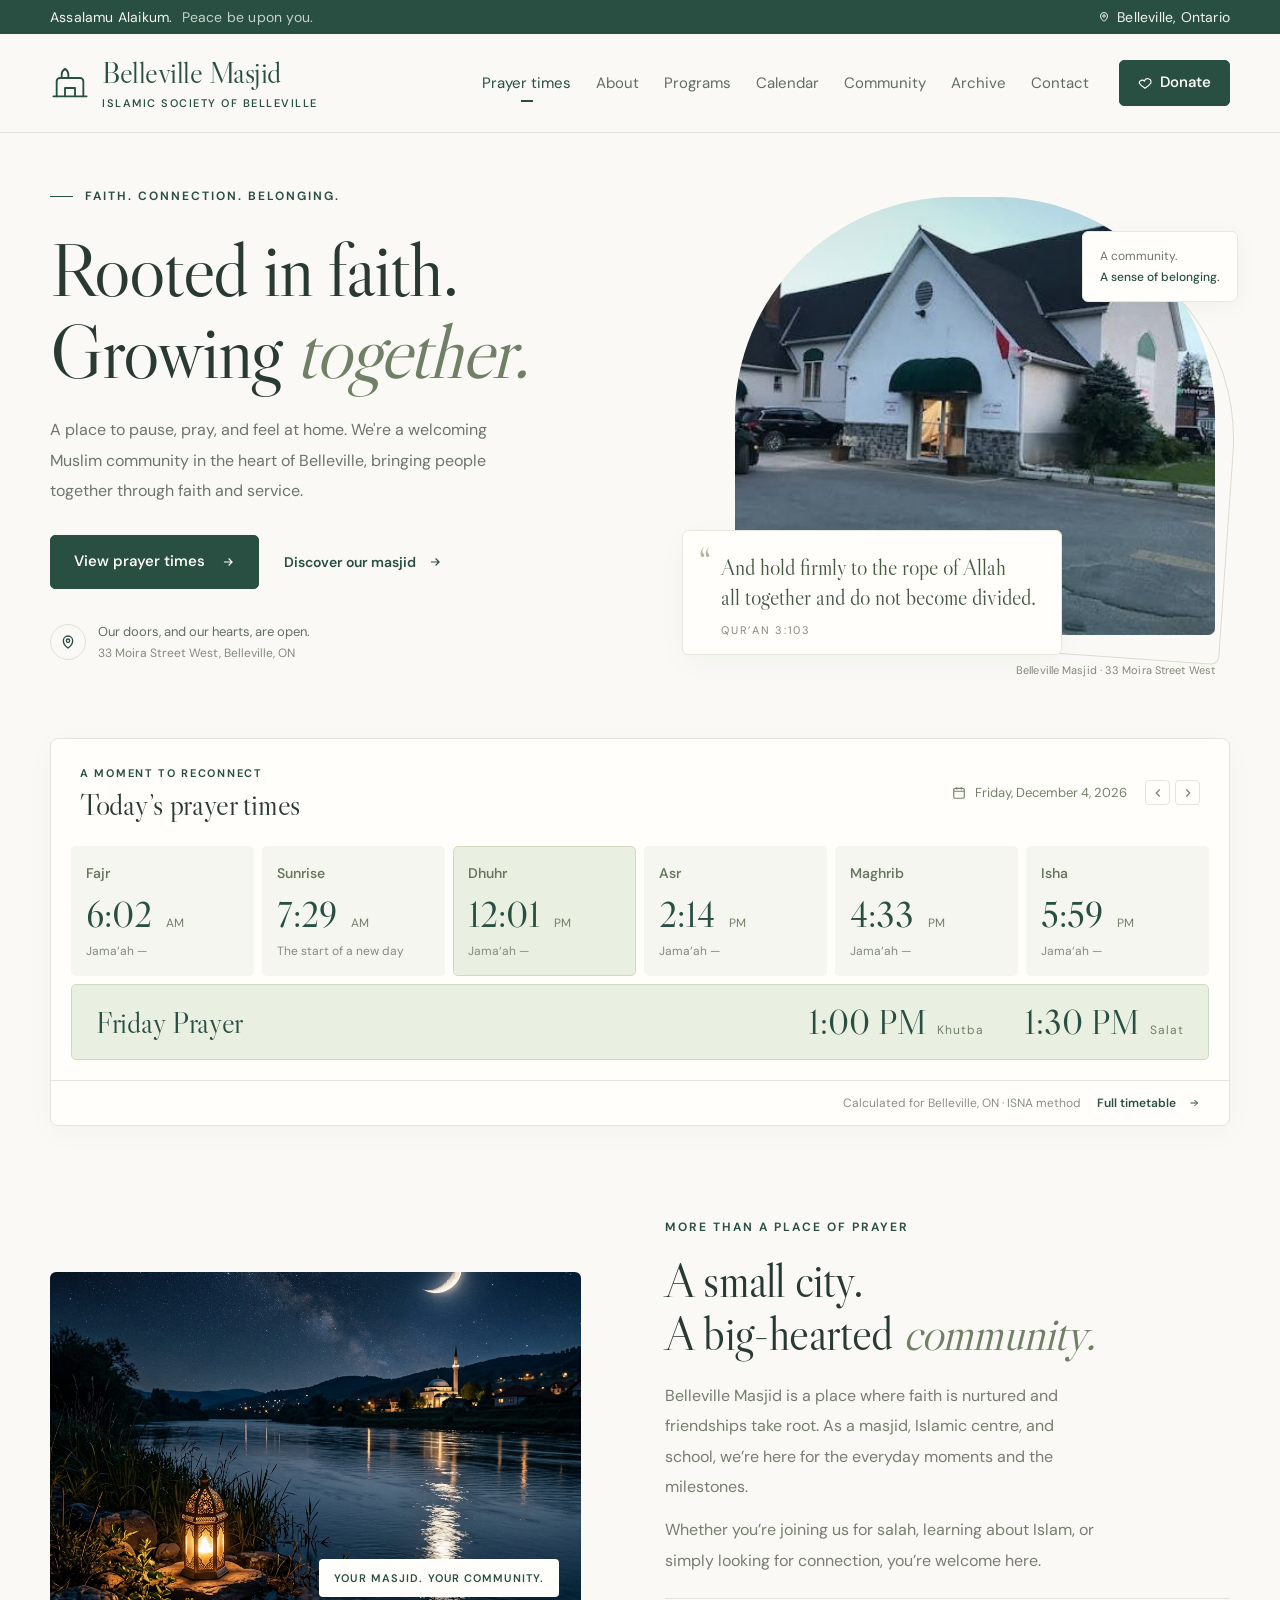
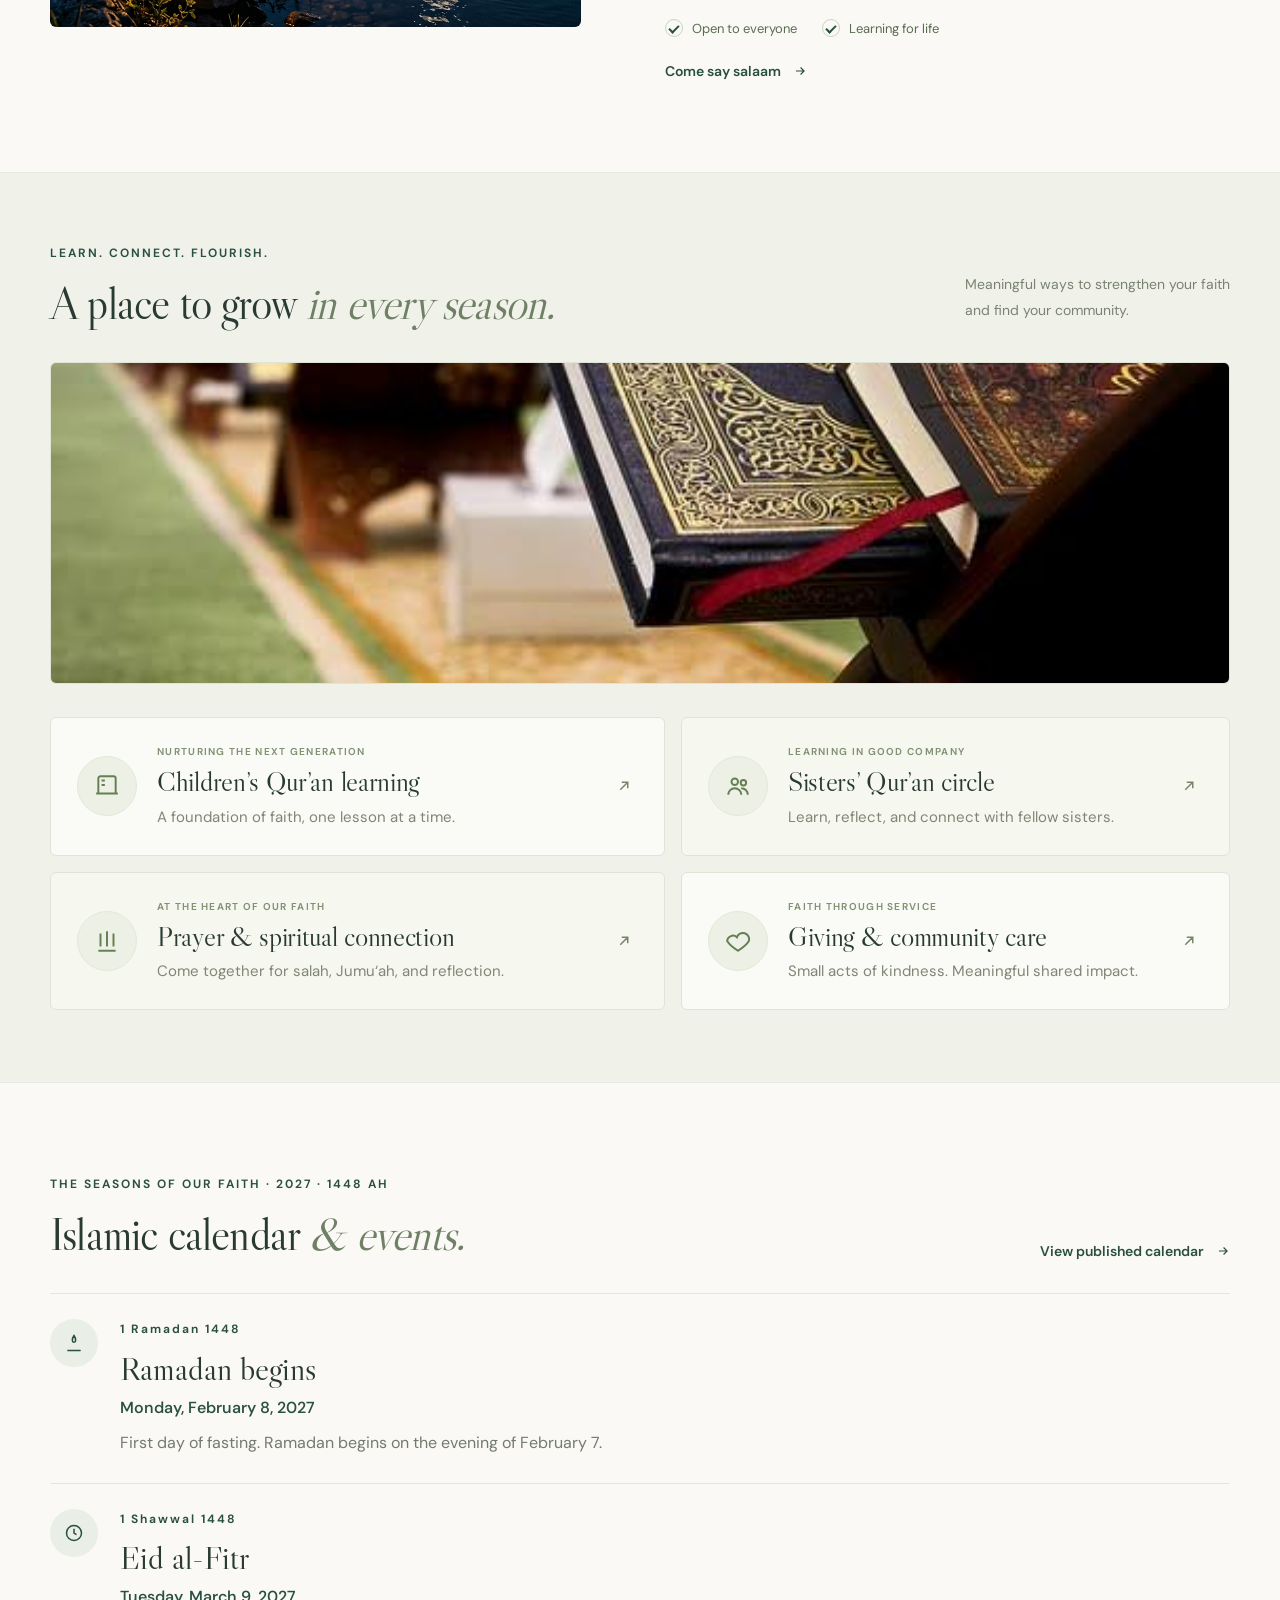
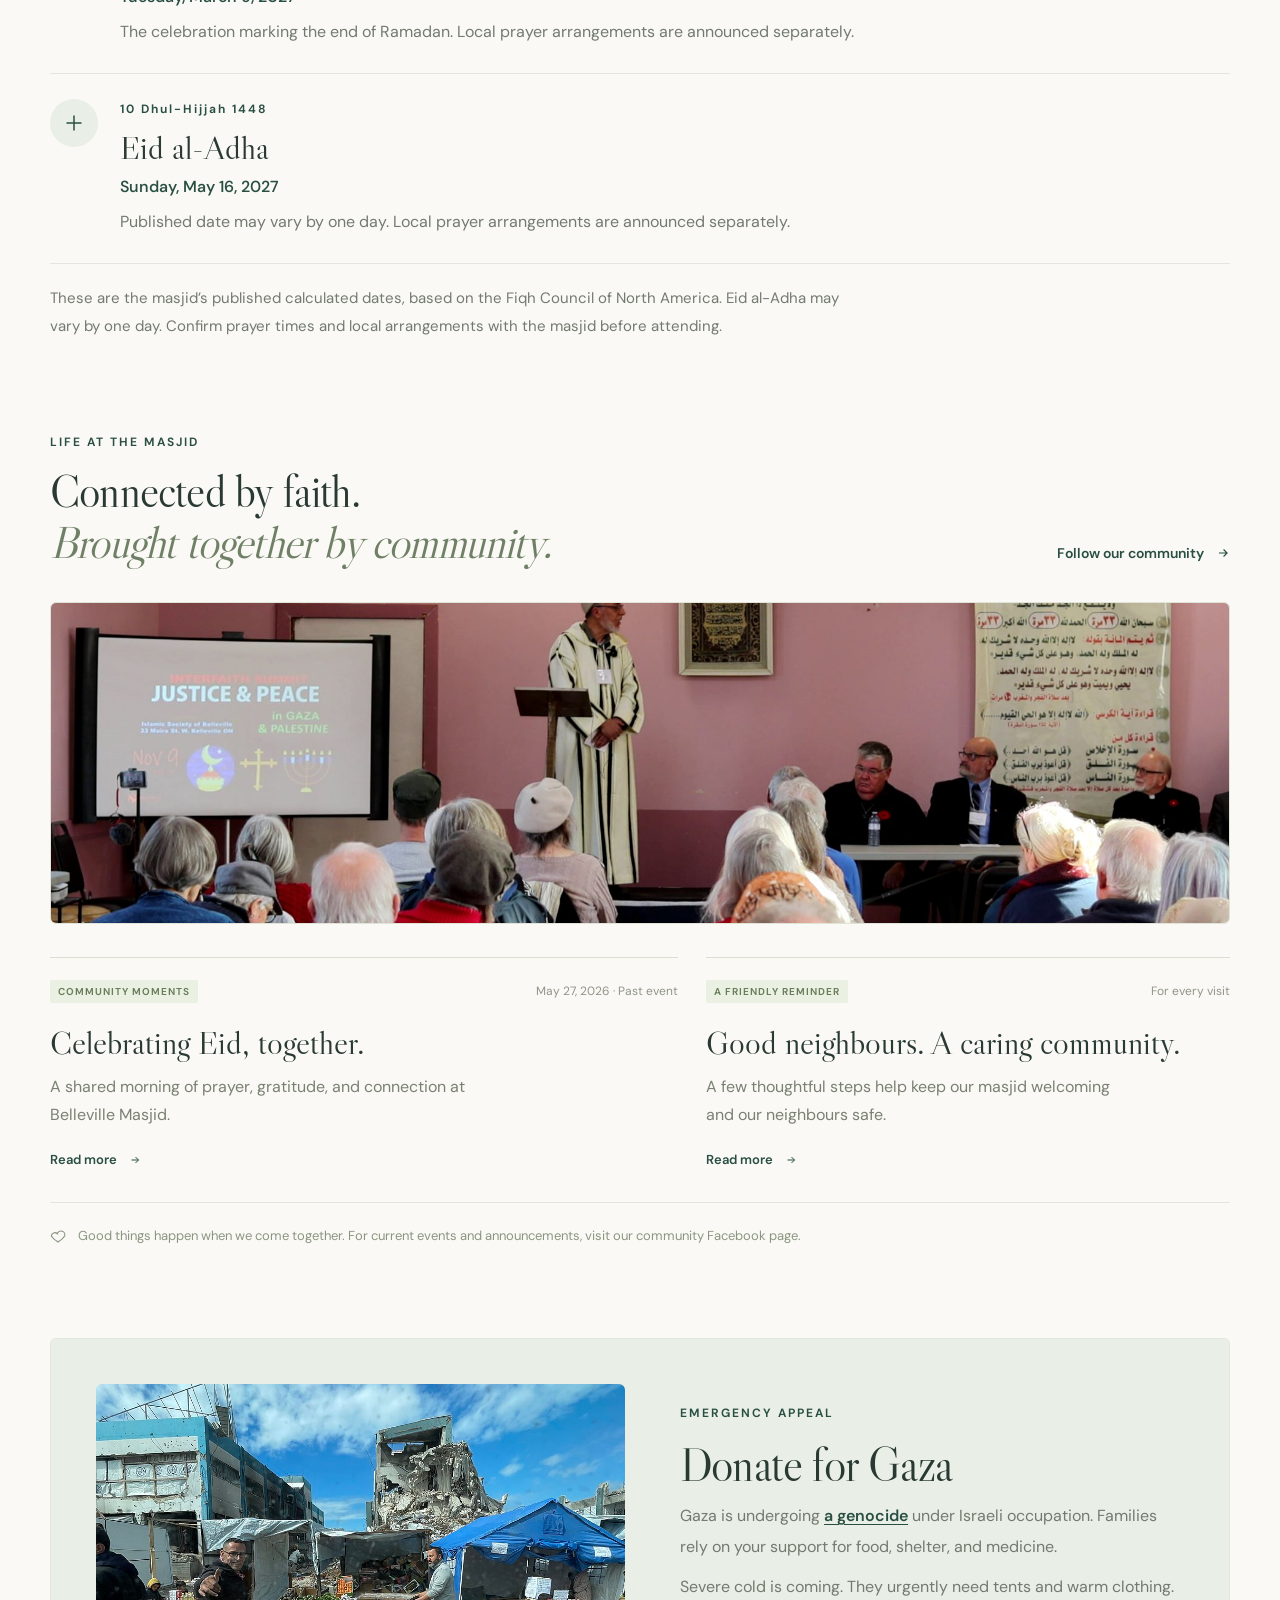
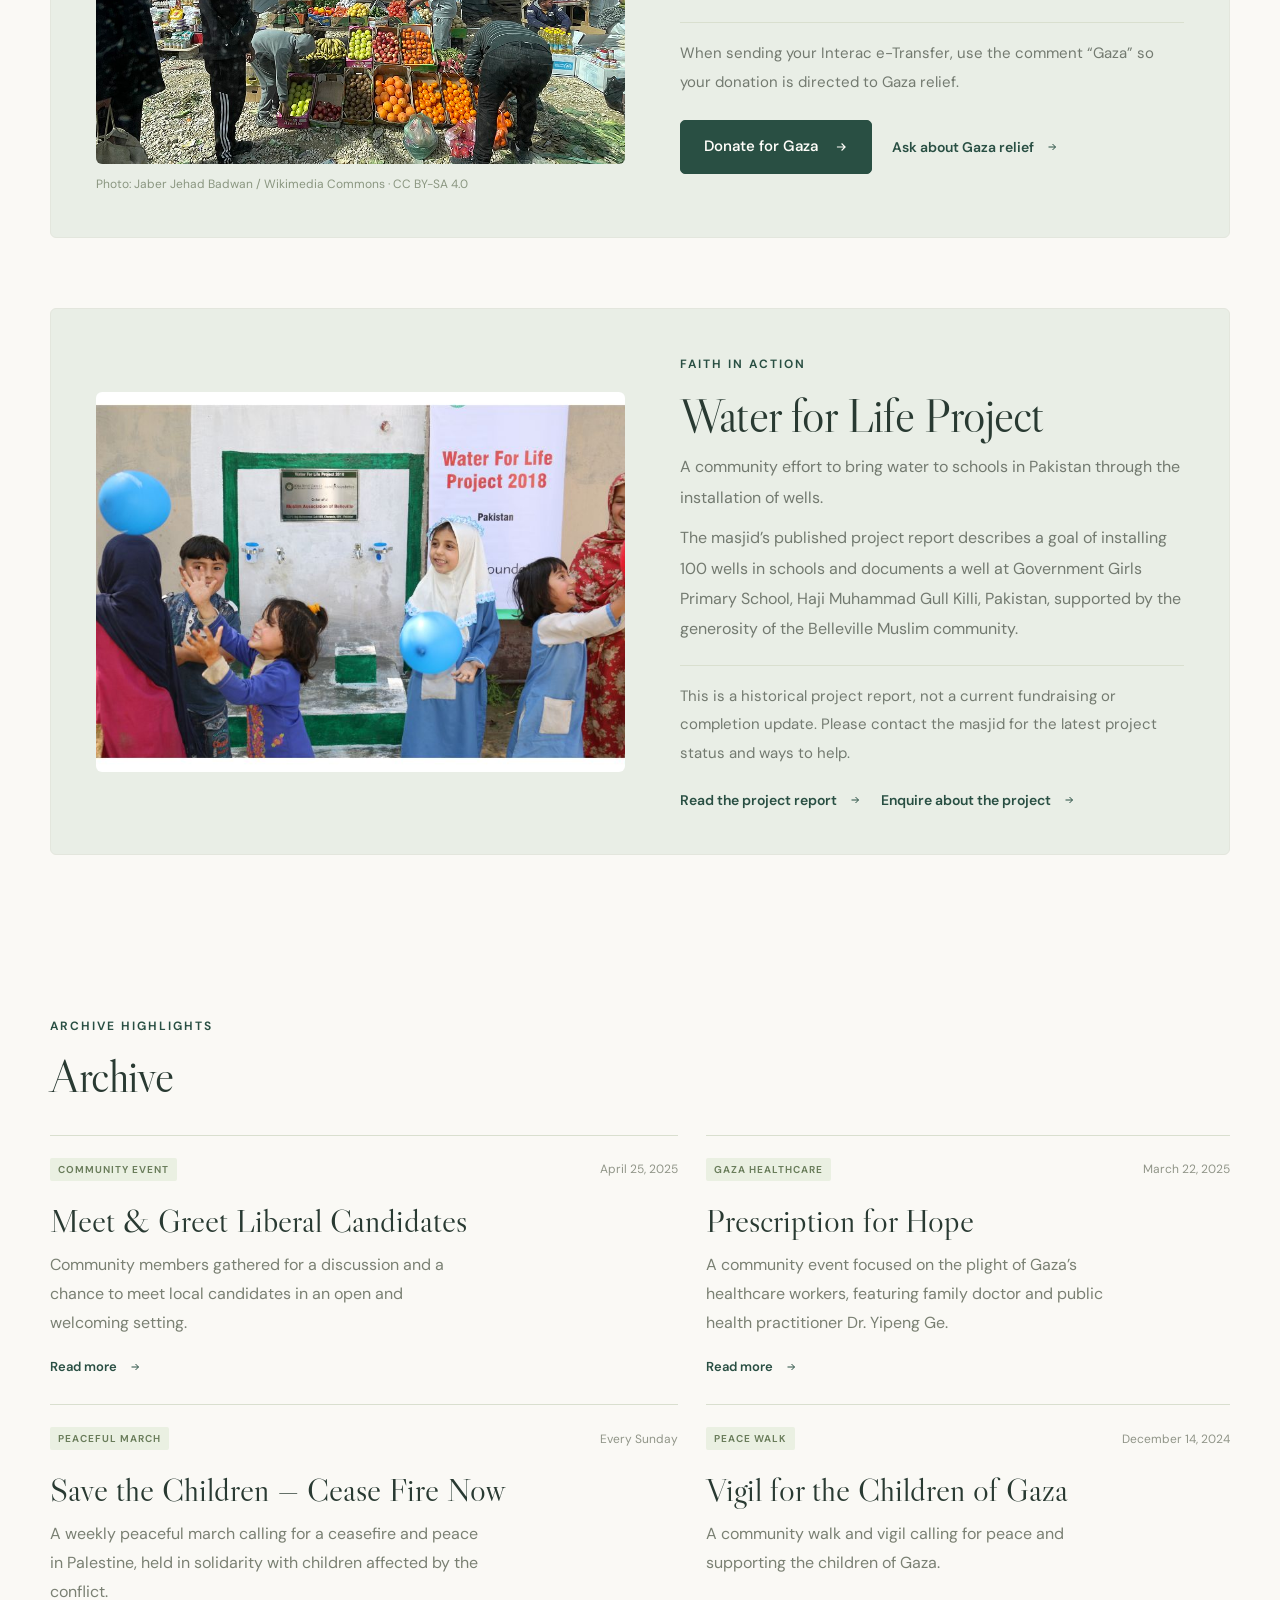
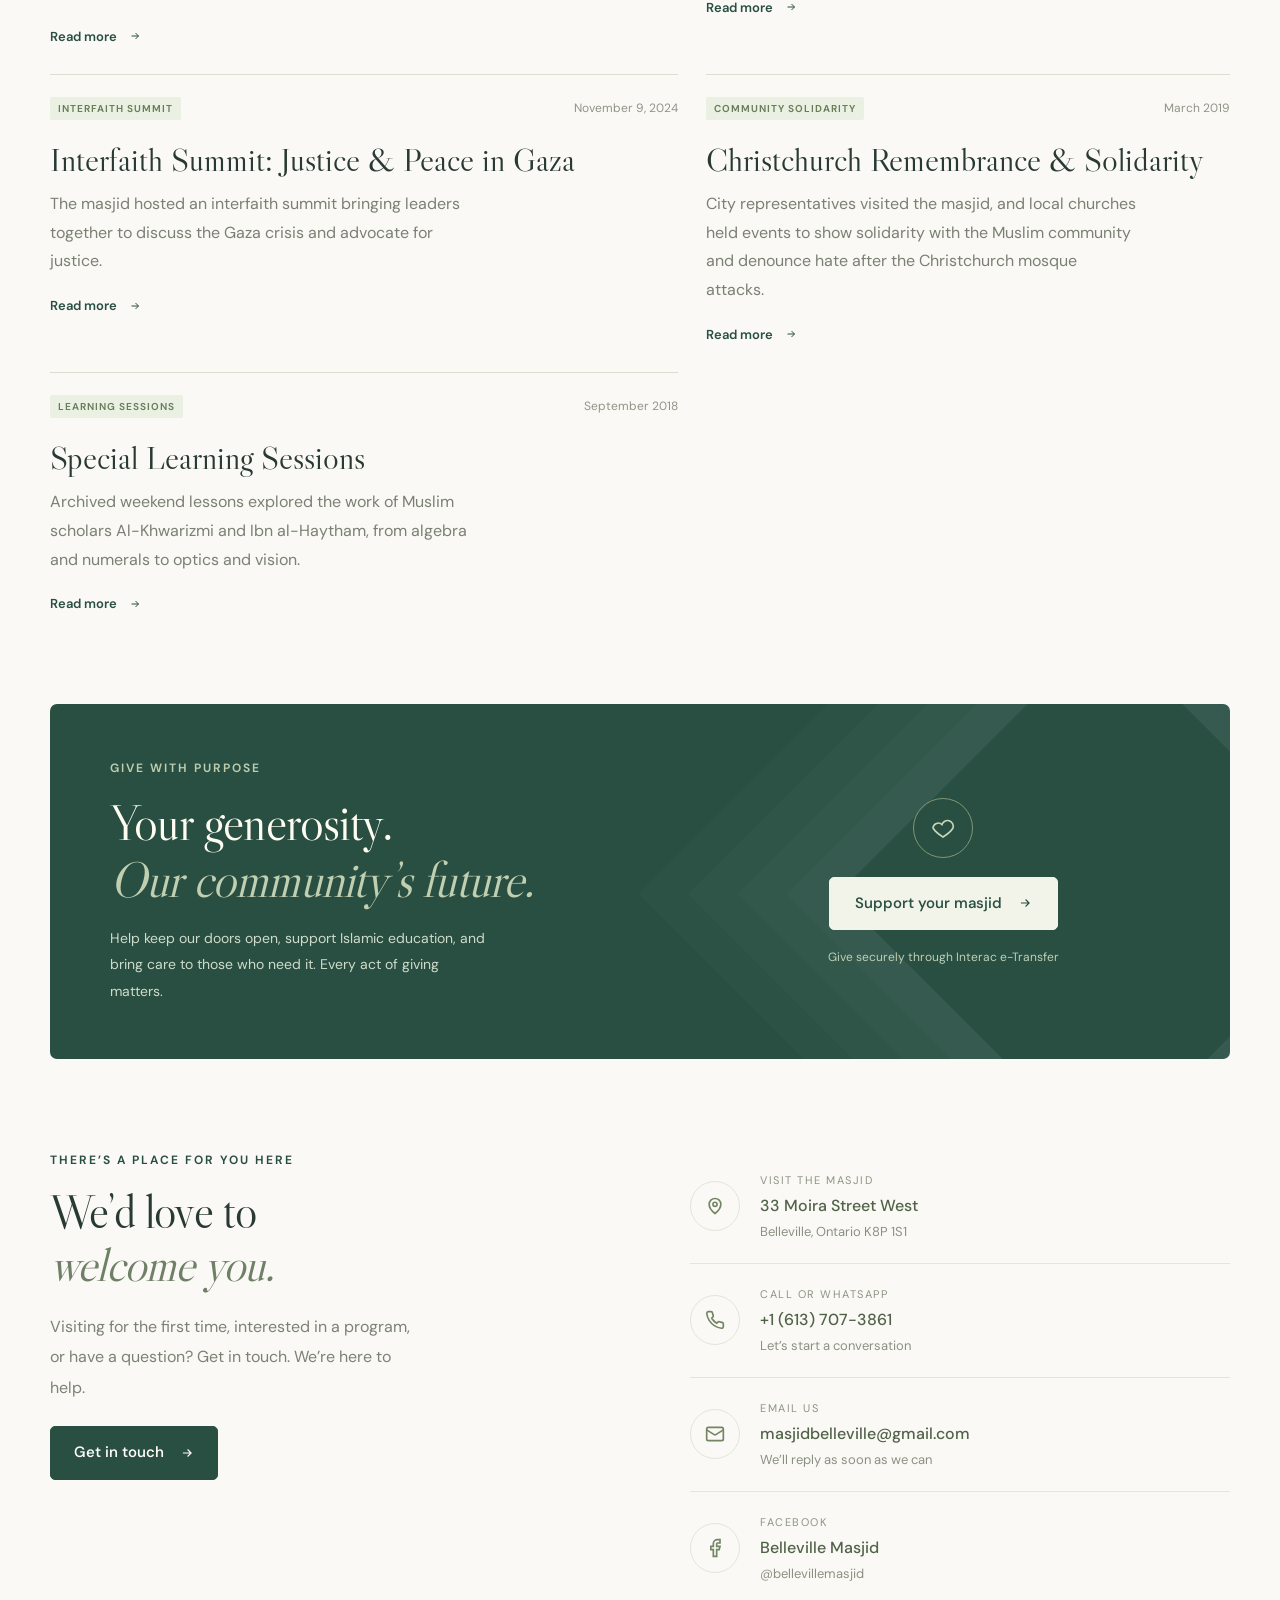
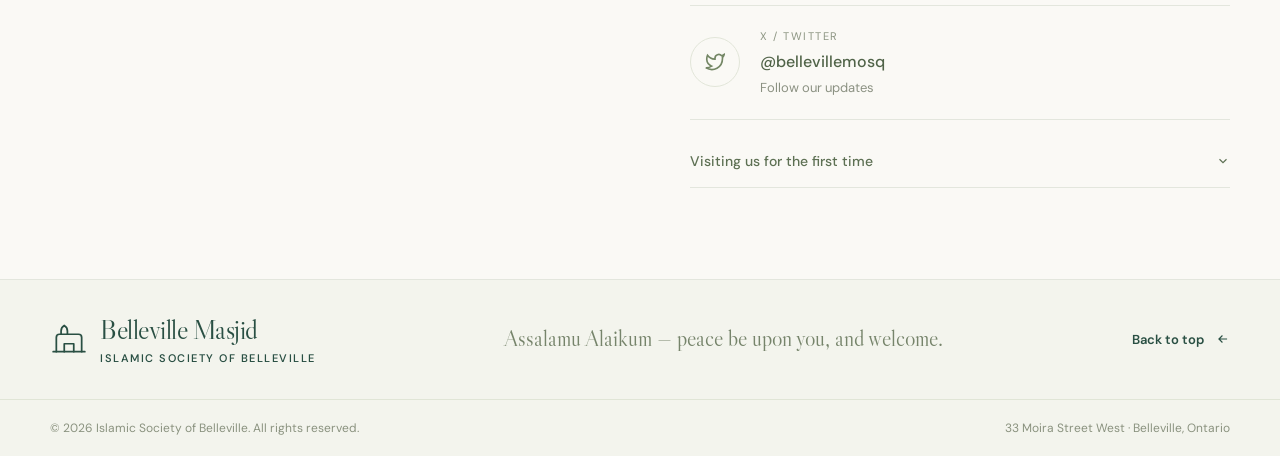
<file: index.html>
<!DOCTYPE html>
<html lang="en">
<head>
  <meta charset="UTF-8" />
  <meta name="viewport" content="width=device-width, initial-scale=1.0" />
  <title>Belleville Masjid | Faith, Community &amp; Connection</title>
  <meta name="description" content="Welcome to the Islamic Society of Belleville. Find prayer times, explore our community, and connect with your local masjid in Belleville, Ontario." />
  <meta property="og:title" content="Belleville Masjid | Faith, Community & Connection" />
  <meta property="og:description" content="Welcome to the Islamic Society of Belleville. Find prayer times, explore our community, and connect with your local masjid." />
  <meta property="og:type" content="website" />
  <meta name="theme-color" content="#294f43" />
  <link rel="icon" type="image/png" href="Allah-logo-small.png" />

  <link rel="preconnect" href="https://fonts.googleapis.com" />
  <link rel="preconnect" href="https://fonts.gstatic.com" crossorigin />
  <link href="https://fonts.googleapis.com/css2?family=DM+Sans:wght@400;450;500;550;600;650;700&family=Libre+Caslon+Display&display=swap" rel="stylesheet" />

  <link rel="stylesheet" href="css/styles.css" />
</head>
<body>
  <a class="skip-link" href="#main">Skip to content</a>

  <div class="welcome-bar">
    <div class="container welcome-inner">
      <span>Assalamu Alaikum. <span class="welcome-secondary">Peace be upon you.</span></span>
      <a href="https://www.google.com/maps/search/?api=1&query=Islamic+Society+of+Belleville+33+Moira+Street+West+Belleville+Ontario" target="_blank" rel="noreferrer">
        <svg width="12" height="12" viewBox="0 0 24 24" fill="none" stroke="currentColor" stroke-width="2" aria-hidden="true"><path d="M12 21s-7-5.1-7-11a7 7 0 0 1 14 0c0 5.9-7 11-7 11z"/><circle cx="12" cy="10" r="2.5"/></svg>
        Belleville, Ontario
      </a>
    </div>
  </div>

  <header class="site-header">
    <div class="container nav-inner">
      <a class="brand" href="#main" aria-label="Belleville Masjid home">
        <svg width="40" height="40" viewBox="0 0 48 48" fill="none" aria-hidden="true">
          <path d="M8 40V22a4 4 0 0 1 4-4h24a4 4 0 0 1 4 4v18" stroke="currentColor" stroke-width="2.2" stroke-linecap="round"/>
          <path d="M4 40h40" stroke="currentColor" stroke-width="2.2" stroke-linecap="round"/>
          <path d="M14 18v-4c0-3 1.6-5.6 4-7 2.4 1.4 4 4 4 7v4" stroke="currentColor" stroke-width="2.2" stroke-linecap="round"/>
          <path d="M18 40V30h12v10" stroke="currentColor" stroke-width="2.2" stroke-linecap="round" stroke-linejoin="round"/>
        </svg>
        <span>Belleville Masjid<small>ISLAMIC SOCIETY OF BELLEVILLE</small></span>
      </a>

      <nav class="main-nav" id="main-nav" aria-label="Primary">
        <a href="#prayer-times" class="active">Prayer times</a>
        <a href="#about">About</a>
        <a href="#programs">Programs</a>
        <a href="#islamic-calendar">Calendar</a>
        <a href="#community">Community</a>
        <a href="archive.html">Archive</a>
        <a href="#contact">Contact</a>
      </nav>

      <a class="button nav-donate" href="#donate">
        <svg width="14" height="14" viewBox="0 0 24 24" fill="none" stroke="currentColor" stroke-width="2" aria-hidden="true"><path d="M12 21s-7.5-4.7-10-9a5.3 5.3 0 0 1 9-3.4A5.3 5.3 0 0 1 22 12c-2.5 4.3-10 9-10 9z"/></svg>
        Donate
      </a>

      <button class="menu-toggle icon-button" id="menu-toggle" aria-expanded="false" aria-controls="main-nav" aria-label="Toggle menu">
        <svg width="20" height="20" viewBox="0 0 24 24" fill="none" stroke="currentColor" stroke-width="2" aria-hidden="true"><path d="M4 6h16M4 12h16M4 18h16"/></svg>
      </button>
    </div>
  </header>

  <main id="main">
    <!-- HERO -->
    <section class="hero container">
      <div class="hero-copy">
        <div class="eyebrow"><span class="small-rule"></span> FAITH. CONNECTION. BELONGING.</div>
        <h1>Rooted in faith.<br />Growing <em>together.</em></h1>
        <p>A place to pause, pray, and feel at home. We're a welcoming Muslim community in the heart of Belleville, bringing people together through faith and service.</p>
        <div class="hero-actions">
          <a class="button" href="#prayer-times">View prayer times
            <svg width="14" height="14" viewBox="0 0 24 24" fill="none" stroke="currentColor" stroke-width="2" aria-hidden="true"><path d="M5 12h14M13 6l6 6-6 6"/></svg>
          </a>
          <a class="text-link" href="#about">Discover our masjid
            <svg width="14" height="14" viewBox="0 0 24 24" fill="none" stroke="currentColor" stroke-width="2" aria-hidden="true"><path d="M5 12h14M13 6l6 6-6 6"/></svg>
          </a>
        </div>
        <div class="hero-location">
          <span class="location-icon">
            <svg width="16" height="16" viewBox="0 0 24 24" fill="none" stroke="currentColor" stroke-width="2" aria-hidden="true"><path d="M12 21s-7-5.1-7-11a7 7 0 0 1 14 0c0 5.9-7 11-7 11z"/><circle cx="12" cy="10" r="2.5"/></svg>
          </span>
          <div>Our doors, and our hearts, are open.
            <a href="https://www.google.com/maps/search/?api=1&query=Islamic+Society+of+Belleville+33+Moira+Street+West+Belleville+Ontario" target="_blank" rel="noreferrer">33 Moira Street West, Belleville, ON</a>
          </div>
        </div>
      </div>

      <div class="hero-art">
        <div class="hero-arch">
          <img src="masjid.jpg" alt="The exterior of Belleville Masjid at 33 Moira Street West" />
        </div>
        <div class="hero-stamp"><span>A community.<br /><strong>A sense of belonging.</strong></span></div>
        <div class="verse-card">
          <span class="quote-mark">&ldquo;</span>
          <p>And hold firmly to the rope of Allah<br />all together and do not become divided.</p>
          <span class="verse-reference">QUR&rsquo;AN 3:103</span>
        </div>
        <span class="image-caption">Belleville Masjid &middot; 33 Moira Street West</span>
      </div>
    </section>

    <!-- PRAYER TIMES -->
    <section class="container prayer-section" id="prayer-times">
      <div class="prayer-panel">
        <div class="prayer-header">
          <div>
            <div class="eyebrow">A MOMENT TO RECONNECT</div>
            <h2>Today&rsquo;s prayer times</h2>
          </div>
          <div class="prayer-date">
            <svg width="14" height="14" viewBox="0 0 24 24" fill="none" stroke="currentColor" stroke-width="2" aria-hidden="true"><rect x="3" y="4" width="18" height="17" rx="2"/><path d="M8 2v4M16 2v4M3 9h18"/></svg>
            <span id="prayer-date">Loading date&hellip;</span>
            <div class="date-navigation">
              <button class="icon-button" id="prev-day" aria-label="Previous day">
                <svg width="14" height="14" viewBox="0 0 24 24" fill="none" stroke="currentColor" stroke-width="2" aria-hidden="true"><path d="M15 18l-6-6 6-6"/></svg>
              </button>
              <button class="icon-button" id="next-day" aria-label="Next day">
                <svg width="14" height="14" viewBox="0 0 24 24" fill="none" stroke="currentColor" stroke-width="2" aria-hidden="true"><path d="M9 6l6 6-6 6"/></svg>
              </button>
            </div>
          </div>
        </div>

        <div class="prayer-grid" id="prayer-grid" aria-busy="true">
          <div class="prayer-card" data-prayer="Fajr">
            <div class="prayer-label"><span>Fajr</span></div>
            <div class="prayer-time skeleton"><span>&nbsp;</span></div>
            <div class="iqama">Jama&lsquo;ah &mdash;</div>
          </div>
          <div class="prayer-card" data-prayer="Sunrise">
            <div class="prayer-label"><span>Sunrise</span></div>
            <div class="prayer-time skeleton"><span>&nbsp;</span></div>
            <div class="iqama">The start of a new day</div>
          </div>
          <div class="prayer-card" data-prayer="Dhuhr">
            <div class="prayer-label"><span>Dhuhr</span></div>
            <div class="prayer-time skeleton"><span>&nbsp;</span></div>
            <div class="iqama">Jama&lsquo;ah &mdash;</div>
          </div>
          <div class="prayer-card" data-prayer="Asr">
            <div class="prayer-label"><span>Asr</span></div>
            <div class="prayer-time skeleton"><span>&nbsp;</span></div>
            <div class="iqama">Jama&lsquo;ah &mdash;</div>
          </div>
          <div class="prayer-card" data-prayer="Maghrib">
            <div class="prayer-label"><span>Maghrib</span></div>
            <div class="prayer-time skeleton"><span>&nbsp;</span></div>
            <div class="iqama">Jama&lsquo;ah &mdash;</div>
          </div>
          <div class="prayer-card" data-prayer="Isha">
            <div class="prayer-label"><span>Isha</span></div>
            <div class="prayer-time skeleton"><span>&nbsp;</span></div>
            <div class="iqama">Jama&lsquo;ah &mdash;</div>
          </div>
          <div class="prayer-card jumuah-card">
            <div class="prayer-label"><span>Friday Prayer</span></div>
            <div class="jumuah-times">
              <div class="jumuah-time"><strong><time id="jumuah-khutba-time" datetime="13:30">1:30 PM</time></strong><span>Khutba</span></div>
              <div class="jumuah-time"><strong><time id="jumuah-salat-time" datetime="14:00">2:00 PM</time></strong><span>Salat</span></div>
            </div>
          </div>
        </div>

        <div class="prayer-footer">
          <span class="prayer-source">Calculated for Belleville, ON &middot; ISNA method</span>
          <a class="text-link" href="https://mawaqit.net/en/islamic-society-of-belleville" target="_blank" rel="noreferrer">Full timetable
            <svg width="12" height="12" viewBox="0 0 24 24" fill="none" stroke="currentColor" stroke-width="2" aria-hidden="true"><path d="M5 12h14M13 6l6 6-6 6"/></svg>
          </a>
        </div>
      </div>
    </section>

    <!-- ABOUT -->
    <section class="about-section container section-space" id="about">
      <div class="about-image">
        <img class="about-photo" src="nightsky.png" alt="Night sky over the Belleville Masjid" />
        <span class="photo-label">YOUR MASJID. YOUR COMMUNITY.</span>
      </div>
      <div class="about-copy">
        <div class="eyebrow">MORE THAN A PLACE OF PRAYER</div>
        <h2>A small city.<br />A big-hearted <em>community.</em></h2>
        <p>Belleville Masjid is a place where faith is nurtured and friendships take root. As a masjid, Islamic centre, and school, we&rsquo;re here for the everyday moments and the milestones.</p>
        <p>Whether you&rsquo;re joining us for salah, learning about Islam, or simply looking for connection, you&rsquo;re welcome here.</p>
        <div class="about-values">
          <span><span class="check"></span> Open to everyone</span>
          <span><span class="check"></span> Learning for life</span>
        </div>
        <a class="text-link" href="#contact">Come say salaam
          <svg width="14" height="14" viewBox="0 0 24 24" fill="none" stroke="currentColor" stroke-width="2" aria-hidden="true"><path d="M5 12h14M13 6l6 6-6 6"/></svg>
        </a>
      </div>
    </section>

    <!-- PROGRAMS -->
    <section class="programs-section" id="programs">
      <div class="container section-space">
        <div class="section-heading">
          <div>
            <div class="eyebrow">LEARN. CONNECT. FLOURISH.</div>
            <h2>A place to grow <em>in every season.</em></h2>
          </div>
          <p>Meaningful ways to strengthen your faith<br />and find your community.</p>
        </div>
        <div class="feature-image">
          <img src="quran.jpg" alt="An open Qur&rsquo;an resting on a wooden stand inside the masjid" />
        </div>
        <div class="program-grid">
          <button class="program-card" type="button" data-program="children">
            <span class="program-icon">
              <svg width="26" height="26" viewBox="0 0 24 24" fill="none" stroke="currentColor" stroke-width="1.8" aria-hidden="true"><path d="M4 19V5a2 2 0 0 1 2-2h12a2 2 0 0 1 2 2v14"/><path d="M2 19h20M7 7h3M7 11h3"/></svg>
            </span>
            <span class="program-body">
              <span class="program-category">NURTURING THE NEXT GENERATION</span>
              <h3>Children&rsquo;s Qur&rsquo;an learning</h3>
              <p>A foundation of faith, one lesson at a time.</p>
            </span>
            <span class="program-arrow"><svg width="18" height="18" viewBox="0 0 24 24" fill="none" stroke="currentColor" stroke-width="2" aria-hidden="true"><path d="M7 17L17 7M9 7h8v8"/></svg></span>
          </button>
          <button class="program-card" type="button" data-program="sisters">
            <span class="program-icon">
              <svg width="26" height="26" viewBox="0 0 24 24" fill="none" stroke="currentColor" stroke-width="1.8" aria-hidden="true"><circle cx="9" cy="8" r="3"/><circle cx="17" cy="9" r="2.5"/><path d="M3 20c0-3.3 2.7-6 6-6s6 2.7 6 6M15 14c3.3 0 6 2.5 6 6"/></svg>
            </span>
            <span class="program-body">
              <span class="program-category">LEARNING IN GOOD COMPANY</span>
              <h3>Sisters&rsquo; Qur&rsquo;an circle</h3>
              <p>Learn, reflect, and connect with fellow sisters.</p>
            </span>
            <span class="program-arrow"><svg width="18" height="18" viewBox="0 0 24 24" fill="none" stroke="currentColor" stroke-width="2" aria-hidden="true"><path d="M7 17L17 7M9 7h8v8"/></svg></span>
          </button>
          <button class="program-card" type="button" data-program="prayer">
            <span class="program-icon">
              <svg width="26" height="26" viewBox="0 0 24 24" fill="none" stroke="currentColor" stroke-width="1.8" aria-hidden="true"><path d="M12 3v14M6 5v12M18 5v12"/><path d="M4 21h16"/></svg>
            </span>
            <span class="program-body">
              <span class="program-category">AT THE HEART OF OUR FAITH</span>
              <h3>Prayer &amp; spiritual connection</h3>
              <p>Come together for salah, Jumu&lsquo;ah, and reflection.</p>
            </span>
            <span class="program-arrow"><svg width="18" height="18" viewBox="0 0 24 24" fill="none" stroke="currentColor" stroke-width="2" aria-hidden="true"><path d="M7 17L17 7M9 7h8v8"/></svg></span>
          </button>
          <button class="program-card" type="button" data-program="giving">
            <span class="program-icon">
              <svg width="26" height="26" viewBox="0 0 24 24" fill="none" stroke="currentColor" stroke-width="1.8" aria-hidden="true"><path d="M12 21s-7.5-4.7-10-9a5.3 5.3 0 0 1 9-3.4A5.3 5.3 0 0 1 22 12c-2.5 4.3-10 9-10 9z"/></svg>
            </span>
            <span class="program-body">
              <span class="program-category">FAITH THROUGH SERVICE</span>
              <h3>Giving &amp; community care</h3>
              <p>Small acts of kindness. Meaningful shared impact.</p>
            </span>
            <span class="program-arrow"><svg width="18" height="18" viewBox="0 0 24 24" fill="none" stroke="currentColor" stroke-width="2" aria-hidden="true"><path d="M7 17L17 7M9 7h8v8"/></svg></span>
          </button>
        </div>
      </div>
    </section>

    <!-- CALENDAR -->
    <section class="calendar-section container section-space" id="islamic-calendar" aria-labelledby="calendar-title">
      <div class="section-heading">
        <div>
          <div class="eyebrow">THE SEASONS OF OUR FAITH &middot; 2027 &middot; 1448 AH</div>
          <h2 id="calendar-title">Islamic calendar <em>&amp; events.</em></h2>
        </div>
        <a class="text-link" href="islamic-calendar/">View published calendar
          <svg width="14" height="14" viewBox="0 0 24 24" fill="none" stroke="currentColor" stroke-width="2" aria-hidden="true"><path d="M5 12h14M13 6l6 6-6 6"/></svg>
        </a>
      </div>
      <div class="calendar-events">
        <article class="calendar-event">
          <span class="calendar-icon"><svg width="20" height="20" viewBox="0 0 24 24" fill="none" stroke="currentColor" stroke-width="1.8" aria-hidden="true"><path d="M12 3c-1.5 2-2 3.5-2 6a2 2 0 0 0 4 0c0-2.5-.5-4-2-6z"/><path d="M4 21h16"/></svg></span>
          <div>
            <span class="eyebrow">1 Ramadan 1448</span>
            <h3>Ramadan begins</h3>
            <time datetime="2027-02-08">Monday, February 8, 2027</time>
            <p>First day of fasting. Ramadan begins on the evening of February 7.</p>
          </div>
        </article>
        <article class="calendar-event">
          <span class="calendar-icon"><svg width="20" height="20" viewBox="0 0 24 24" fill="none" stroke="currentColor" stroke-width="1.8" aria-hidden="true"><circle cx="12" cy="12" r="9"/><path d="M12 7v5l3 2"/></svg></span>
          <div>
            <span class="eyebrow">1 Shawwal 1448</span>
            <h3>Eid al-Fitr</h3>
            <time datetime="2027-03-09">Tuesday, March 9, 2027</time>
            <p>The celebration marking the end of Ramadan. Local prayer arrangements are announced separately.</p>
          </div>
        </article>
        <article class="calendar-event">
          <span class="calendar-icon"><svg width="20" height="20" viewBox="0 0 24 24" fill="none" stroke="currentColor" stroke-width="1.8" aria-hidden="true"><path d="M12 3v18M3 12h18"/></svg></span>
          <div>
            <span class="eyebrow">10 Dhul-Hijjah 1448</span>
            <h3>Eid al-Adha</h3>
            <time datetime="2027-05-16">Sunday, May 16, 2027</time>
            <p>Published date may vary by one day. Local prayer arrangements are announced separately.</p>
          </div>
        </article>
      </div>
      <p class="calendar-note">These are the masjid&rsquo;s published calculated dates, based on the Fiqh Council of North America. Eid al-Adha may vary by one day. Confirm prayer times and local arrangements with the masjid before attending.</p>
    </section>

    <!-- COMMUNITY -->
    <section class="community-section container section-space" id="community">
      <div class="section-heading">
        <div>
          <div class="eyebrow">LIFE AT THE MASJID</div>
          <h2>Connected by faith.<br /><em>Brought together by community.</em></h2>
        </div>
        <a class="text-link" href="https://www.facebook.com/bellevillemasjid" target="_blank" rel="noreferrer">Follow our community
          <svg width="14" height="14" viewBox="0 0 24 24" fill="none" stroke="currentColor" stroke-width="2" aria-hidden="true"><path d="M5 12h14M13 6l6 6-6 6"/></svg>
        </a>
      </div>
      <div class="feature-image">
        <img src="interfaith.jpg" alt="An interfaith gathering on justice and peace" />
      </div>
      <div class="notice-grid">
        <article class="notice-card">
          <div class="notice-top"><span class="tag">COMMUNITY MOMENTS</span><span>May 27, 2026 &middot; Past event</span></div>
          <h3>Celebrating Eid, together.</h3>
          <p>A shared morning of prayer, gratitude, and connection at Belleville Masjid.</p>
          <button class="text-link" type="button" data-dialog="event-eid">Read more
            <svg width="12" height="12" viewBox="0 0 24 24" fill="none" stroke="currentColor" stroke-width="2" aria-hidden="true"><path d="M5 12h14M13 6l6 6-6 6"/></svg>
          </button>
        </article>
        <article class="notice-card">
          <div class="notice-top"><span class="tag">A FRIENDLY REMINDER</span><span>For every visit</span></div>
          <h3>Good neighbours. A caring community.</h3>
          <p>A few thoughtful steps help keep our masjid welcoming and our neighbours safe.</p>
          <button class="text-link" type="button" data-dialog="event-neighbours">Read more
            <svg width="12" height="12" viewBox="0 0 24 24" fill="none" stroke="currentColor" stroke-width="2" aria-hidden="true"><path d="M5 12h14M13 6l6 6-6 6"/></svg>
          </button>
        </article>
      </div>
      <div class="community-note">
        <svg width="16" height="16" viewBox="0 0 24 24" fill="none" stroke="currentColor" stroke-width="1.8" aria-hidden="true"><path d="M12 21s-7.5-4.7-10-9a5.3 5.3 0 0 1 9-3.4A5.3 5.3 0 0 1 22 12c-2.5 4.3-10 9-10 9z"/></svg>
        <p>Good things happen when we come together. For current events and announcements, visit our community Facebook page.</p>
      </div>
    </section>

    <!-- DONATE FOR GAZA -->
    <section class="gaza-section container" id="gaza-relief" aria-labelledby="gaza-title">
      <div class="gaza-media">
        <div class="gaza-image">
          <img src="gaza-tents.jpg" alt="Displaced families living in tents in Gaza, a fruit market set up among the tents and destroyed buildings behind" />
        </div>
        <span class="gaza-credit">Photo: Jaber Jehad Badwan / Wikimedia Commons &middot; CC BY-SA 4.0</span>
      </div>
      <div class="gaza-copy">
        <div class="eyebrow">EMERGENCY APPEAL</div>
        <h2 id="gaza-title">Donate for Gaza</h2>
        <p>Gaza is undergoing <a class="inline-link" href="https://www.ohchr.org/en/press-releases/2025/09/israel-has-committed-genocide-gaza-strip-un-commission-finds" target="_blank" rel="noreferrer">a genocide</a> under Israeli occupation. Families rely on your support for food, shelter, and medicine.</p>
        <p>Severe cold is coming. They urgently need tents and warm clothing.</p>
        <p class="gaza-note">When sending your Interac e-Transfer, use the comment &ldquo;Gaza&rdquo; so your donation is directed to Gaza relief.</p>
        <div class="water-links">
          <button class="button" type="button" data-dialog="donate">Donate for Gaza
            <svg width="14" height="14" viewBox="0 0 24 24" fill="none" stroke="currentColor" stroke-width="2" aria-hidden="true"><path d="M5 12h14M13 6l6 6-6 6"/></svg>
          </button>
          <a class="text-link" href="mailto:masjidbelleville@gmail.com?subject=Gaza%20relief%20donation">Ask about Gaza relief
            <svg width="12" height="12" viewBox="0 0 24 24" fill="none" stroke="currentColor" stroke-width="2" aria-hidden="true"><path d="M5 12h14M13 6l6 6-6 6"/></svg>
          </a>
        </div>
      </div>
    </section>

    <!-- WATER FOR LIFE -->
    <section class="water-section container" id="water-for-life" aria-labelledby="water-title">
      <div class="water-media">
        <div class="water-image">
          <img src="images/water-for-life-30.jpg" alt="Schoolchildren beside a Water for Life well in Pakistan" loading="lazy" />
        </div>
      </div>
      <div class="water-copy">
        <div class="eyebrow">FAITH IN ACTION</div>
        <h2 id="water-title">Water for Life Project</h2>
        <p>A community effort to bring water to schools in Pakistan through the installation of wells.</p>
        <p>The masjid&rsquo;s published project report describes a goal of installing 100 wells in schools and documents a well at Government Girls Primary School, Haji Muhammad Gull Killi, Pakistan, supported by the generosity of the Belleville Muslim community.</p>
        <p class="water-note">This is a historical project report, not a current fundraising or completion update. Please contact the masjid for the latest project status and ways to help.</p>
        <div class="water-links">
          <a class="text-link" href="https://bellevillemasjid.ca/water-for-life-project/" target="_blank" rel="noreferrer">Read the project report
            <svg width="12" height="12" viewBox="0 0 24 24" fill="none" stroke="currentColor" stroke-width="2" aria-hidden="true"><path d="M5 12h14M13 6l6 6-6 6"/></svg>
          </a>
          <a class="text-link" href="mailto:masjidbelleville@gmail.com?subject=Water%20for%20Life%20Project%20enquiry">Enquire about the project
            <svg width="12" height="12" viewBox="0 0 24 24" fill="none" stroke="currentColor" stroke-width="2" aria-hidden="true"><path d="M5 12h14M13 6l6 6-6 6"/></svg>
          </a>
        </div>
      </div>
    </section>

    <!-- ARCHIVE -->
    <section class="community-section container section-space" id="archive" aria-labelledby="archive-title">
      <div class="section-heading">
        <div>
          <div class="eyebrow">ARCHIVE HIGHLIGHTS</div>
          <h2 id="archive-title">Archive</h2>
        </div>
      </div>
      <div class="notice-grid">
        <article class="notice-card">
          <div class="notice-top"><span class="tag">COMMUNITY EVENT</span><span>April 25, 2025</span></div>
          <h3>Meet &amp; Greet Liberal Candidates</h3>
          <p>Community members gathered for a discussion and a chance to meet local candidates in an open and welcoming setting.</p>
          <a class="text-link" href="archive-meet-greet-candidates.html">Read more
            <svg width="12" height="12" viewBox="0 0 24 24" fill="none" stroke="currentColor" stroke-width="2" aria-hidden="true"><path d="M5 12h14M13 6l6 6-6 6"/></svg>
          </a>
        </article>
        <article class="notice-card">
          <div class="notice-top"><span class="tag">GAZA HEALTHCARE</span><span>March 22, 2025</span></div>
          <h3>Prescription for Hope</h3>
          <p>A community event focused on the plight of Gaza&rsquo;s healthcare workers, featuring family doctor and public health practitioner Dr. Yipeng Ge.</p>
          <a class="text-link" href="archive-prescription-for-hope.html">Read more
            <svg width="12" height="12" viewBox="0 0 24 24" fill="none" stroke="currentColor" stroke-width="2" aria-hidden="true"><path d="M5 12h14M13 6l6 6-6 6"/></svg>
          </a>
        </article>
        <article class="notice-card">
          <div class="notice-top"><span class="tag">PEACEFUL MARCH</span><span>Every Sunday</span></div>
          <h3>Save the Children &mdash; Cease Fire Now</h3>
          <p>A weekly peaceful march calling for a ceasefire and peace in Palestine, held in solidarity with children affected by the conflict.</p>
          <a class="text-link" href="archive-peace-march.html">Read more
            <svg width="12" height="12" viewBox="0 0 24 24" fill="none" stroke="currentColor" stroke-width="2" aria-hidden="true"><path d="M5 12h14M13 6l6 6-6 6"/></svg>
          </a>
        </article>
        <article class="notice-card">
          <div class="notice-top"><span class="tag">PEACE WALK</span><span>December 14, 2024</span></div>
          <h3>Vigil for the Children of Gaza</h3>
          <p>A community walk and vigil calling for peace and supporting the children of Gaza.</p>
          <a class="text-link" href="archive-vigil-gaza.html">Read more
            <svg width="12" height="12" viewBox="0 0 24 24" fill="none" stroke="currentColor" stroke-width="2" aria-hidden="true"><path d="M5 12h14M13 6l6 6-6 6"/></svg>
          </a>
        </article>
        <article class="notice-card">
          <div class="notice-top"><span class="tag">INTERFAITH SUMMIT</span><span>November 9, 2024</span></div>
          <h3>Interfaith Summit: Justice &amp; Peace in Gaza</h3>
          <p>The masjid hosted an interfaith summit bringing leaders together to discuss the Gaza crisis and advocate for justice.</p>
          <a class="text-link" href="archive-interfaith-summit.html">Read more
            <svg width="12" height="12" viewBox="0 0 24 24" fill="none" stroke="currentColor" stroke-width="2" aria-hidden="true"><path d="M5 12h14M13 6l6 6-6 6"/></svg>
          </a>
        </article>
        <article class="notice-card">
          <div class="notice-top"><span class="tag">COMMUNITY SOLIDARITY</span><span>March 2019</span></div>
          <h3>Christchurch Remembrance &amp; Solidarity</h3>
          <p>City representatives visited the masjid, and local churches held events to show solidarity with the Muslim community and denounce hate after the Christchurch mosque attacks.</p>
          <a class="text-link" href="archive-christchurch.html">Read more
            <svg width="12" height="12" viewBox="0 0 24 24" fill="none" stroke="currentColor" stroke-width="2" aria-hidden="true"><path d="M5 12h14M13 6l6 6-6 6"/></svg>
          </a>
        </article>

        <article class="notice-card">
          <div class="notice-top"><span class="tag">LEARNING SESSIONS</span><span>September 2018</span></div>
          <h3>Special Learning Sessions</h3>
          <p>Archived weekend lessons explored the work of Muslim scholars Al-Khwarizmi and Ibn al-Haytham, from algebra and numerals to optics and vision.</p>
          <a class="text-link" href="archive-learning-sessions.html">Read more
            <svg width="12" height="12" viewBox="0 0 24 24" fill="none" stroke="currentColor" stroke-width="2" aria-hidden="true"><path d="M5 12h14M13 6l6 6-6 6"/></svg>
          </a>
        </article>
      </div>
    </section>

    <!-- DONATION -->
    <section class="donation-section container" id="donate">
      <div class="donation-panel">
        <span class="donation-pattern" aria-hidden="true"></span>
        <div class="donation-copy">
          <div class="eyebrow">GIVE WITH PURPOSE</div>
          <h2>Your generosity.<br /><em>Our community&rsquo;s future.</em></h2>
          <p>Help keep our doors open, support Islamic education, and bring care to those who need it. Every act of giving matters.</p>
        </div>
        <div class="donation-action">
          <span class="donation-heart">
            <svg width="24" height="24" viewBox="0 0 24 24" fill="none" stroke="currentColor" stroke-width="1.6" aria-hidden="true"><path d="M12 21s-7.5-4.7-10-9a5.3 5.3 0 0 1 9-3.4A5.3 5.3 0 0 1 22 12c-2.5 4.3-10 9-10 9z"/></svg>
          </span>
          <button class="button button-light" type="button" data-dialog="donate">Support your masjid
            <svg width="14" height="14" viewBox="0 0 24 24" fill="none" stroke="currentColor" stroke-width="2" aria-hidden="true"><path d="M5 12h14M13 6l6 6-6 6"/></svg>
          </button>
          <span>Give securely through Interac e-Transfer</span>
        </div>
      </div>
    </section>

    <!-- CONTACT -->
    <section class="contact-section container section-space" id="contact">
      <div class="contact-copy">
        <div class="eyebrow">THERE&rsquo;S A PLACE FOR YOU HERE</div>
        <h2>We&rsquo;d love to<br /><em>welcome you.</em></h2>
        <p>Visiting for the first time, interested in a program, or have a question? Get in touch. We&rsquo;re here to help.</p>
        <a class="button" href="mailto:masjidbelleville@gmail.com">Get in touch
          <svg width="14" height="14" viewBox="0 0 24 24" fill="none" stroke="currentColor" stroke-width="2" aria-hidden="true"><path d="M5 12h14M13 6l6 6-6 6"/></svg>
        </a>
      </div>
      <div class="contact-details">
        <a href="https://www.google.com/maps/search/?api=1&query=Islamic+Society+of+Belleville+33+Moira+Street+West+Belleville+Ontario" target="_blank" rel="noreferrer">
          <span class="contact-icon">
            <svg width="20" height="20" viewBox="0 0 24 24" fill="none" stroke="currentColor" stroke-width="2" aria-hidden="true"><path d="M12 21s-7-5.1-7-11a7 7 0 0 1 14 0c0 5.9-7 11-7 11z"/><circle cx="12" cy="10" r="2.5"/></svg>
          </span>
          <div><small>VISIT THE MASJID</small><strong>33 Moira Street West</strong><span>Belleville, Ontario K8P 1S1</span></div>
        </a>
        <a href="tel:+16137073861">
          <span class="contact-icon">
            <svg width="20" height="20" viewBox="0 0 24 24" fill="none" stroke="currentColor" stroke-width="2" aria-hidden="true"><path d="M22 16.9v3a2 2 0 0 1-2.2 2 19.8 19.8 0 0 1-8.6-3.1 19.5 19.5 0 0 1-6-6A19.8 19.8 0 0 1 2.1 4.2 2 2 0 0 1 4.1 2h3a2 2 0 0 1 2 1.7c.13.96.36 1.9.7 2.8a2 2 0 0 1-.45 2.1L8.1 9.9a16 16 0 0 0 6 6l1.3-1.3a2 2 0 0 1 2.1-.45c.9.34 1.84.57 2.8.7A2 2 0 0 1 22 16.9z"/></svg>
          </span>
          <div><small>CALL OR WHATSAPP</small><strong>+1 (613) 707-3861</strong><span>Let&rsquo;s start a conversation</span></div>
        </a>
        <a href="mailto:masjidbelleville@gmail.com">
          <span class="contact-icon">
            <svg width="20" height="20" viewBox="0 0 24 24" fill="none" stroke="currentColor" stroke-width="2" aria-hidden="true"><rect x="2" y="4" width="20" height="16" rx="2"/><path d="m22 7-8.97 5.7a1.94 1.94 0 0 1-2.06 0L2 7"/></svg>
          </span>
          <div><small>EMAIL US</small><strong>masjidbelleville@gmail.com</strong><span>We&rsquo;ll reply as soon as we can</span></div>
        </a>
        <a href="https://www.facebook.com/bellevillemasjid" target="_blank" rel="noreferrer">
          <span class="contact-icon">
            <svg width="20" height="20" viewBox="0 0 24 24" fill="none" stroke="currentColor" stroke-width="2" aria-hidden="true"><path d="M18 2h-3a5 5 0 0 0-5 5v3H7v4h3v8h4v-8h3l1-4h-4V7a1 1 0 0 1 1-1h3z"/></svg>
          </span>
          <div><small>FACEBOOK</small><strong>Belleville Masjid</strong><span>@bellevillemasjid</span></div>
        </a>
        <a href="https://x.com/bellevillemosq" target="_blank" rel="noreferrer">
          <span class="contact-icon">
            <svg width="20" height="20" viewBox="0 0 24 24" fill="none" stroke="currentColor" stroke-width="2" aria-hidden="true"><path d="M23 3a10.9 10.9 0 0 1-3.14 1.53 4.48 4.48 0 0 0-7.86 3v1A10.66 10.66 0 0 1 3 4s-4 9 5 13a11.64 11.64 0 0 1-7 2c9 5 20 0 20-11.5a4.5 4.5 0 0 0-.08-.83A7.72 7.72 0 0 0 23 3z"/></svg>
          </span>
          <div><small>X / TWITTER</small><strong>@bellevillemosq</strong><span>Follow our updates</span></div>
        </a>
        <details>
          <summary>Visiting us for the first time
            <svg width="14" height="14" viewBox="0 0 24 24" fill="none" stroke="currentColor" stroke-width="2" aria-hidden="true"><path d="M6 9l6 6 6-6"/></svg>
          </summary>
          <p>Everyone is welcome. Please wear modest clothing and remove your shoes before entering the prayer area. Find us at the corner of Moira Street West and Coleman Street, next to Enterprise. Respect marked parking spaces and our neighbours; after busy prayers, consider turning right when leaving the parking lot.</p>
        </details>
      </div>
    </section>
  </main>

  <footer class="site-footer">
    <div class="container footer-main">
      <a class="brand" href="#main">
        <svg width="38" height="38" viewBox="0 0 48 48" fill="none" aria-hidden="true">
          <path d="M8 40V22a4 4 0 0 1 4-4h24a4 4 0 0 1 4 4v18" stroke="currentColor" stroke-width="2.2" stroke-linecap="round"/>
          <path d="M4 40h40" stroke="currentColor" stroke-width="2.2" stroke-linecap="round"/>
          <path d="M14 18v-4c0-3 1.6-5.6 4-7 2.4 1.4 4 4 4 7v4" stroke="currentColor" stroke-width="2.2" stroke-linecap="round"/>
          <path d="M18 40V30h12v10" stroke="currentColor" stroke-width="2.2" stroke-linecap="round" stroke-linejoin="round"/>
        </svg>
        <span>Belleville Masjid<small>ISLAMIC SOCIETY OF BELLEVILLE</small></span>
      </a>
      <p>Assalamu Alaikum &mdash; peace be upon you, and welcome.</p>
      <a class="text-link" href="#main">Back to top
        <svg class="up-arrow" width="14" height="14" viewBox="0 0 24 24" fill="none" stroke="currentColor" stroke-width="2" aria-hidden="true"><path d="M5 12h14M13 6l6 6-6 6"/></svg>
      </a>
    </div>
    <div class="footer-bottom">
      <div class="container footer-bottom-inner">
        <span>&copy; <span id="year"></span> Islamic Society of Belleville. All rights reserved.</span>
        <span>33 Moira Street West &middot; Belleville, Ontario</span>
      </div>
    </div>
  </footer>

  <dialog class="site-dialog" id="site-dialog" aria-labelledby="dialog-title">
    <button class="dialog-close icon-button" type="button" data-dialog-close aria-label="Close dialog">
      <svg width="18" height="18" viewBox="0 0 24 24" fill="none" stroke="currentColor" stroke-width="2" aria-hidden="true"><path d="M18 6L6 18M6 6l12 12"/></svg>
    </button>
    <div class="dialog-content" id="dialog-content"></div>
  </dialog>

  <script src="js/main.js"></script>
</body>
</html>
</file>
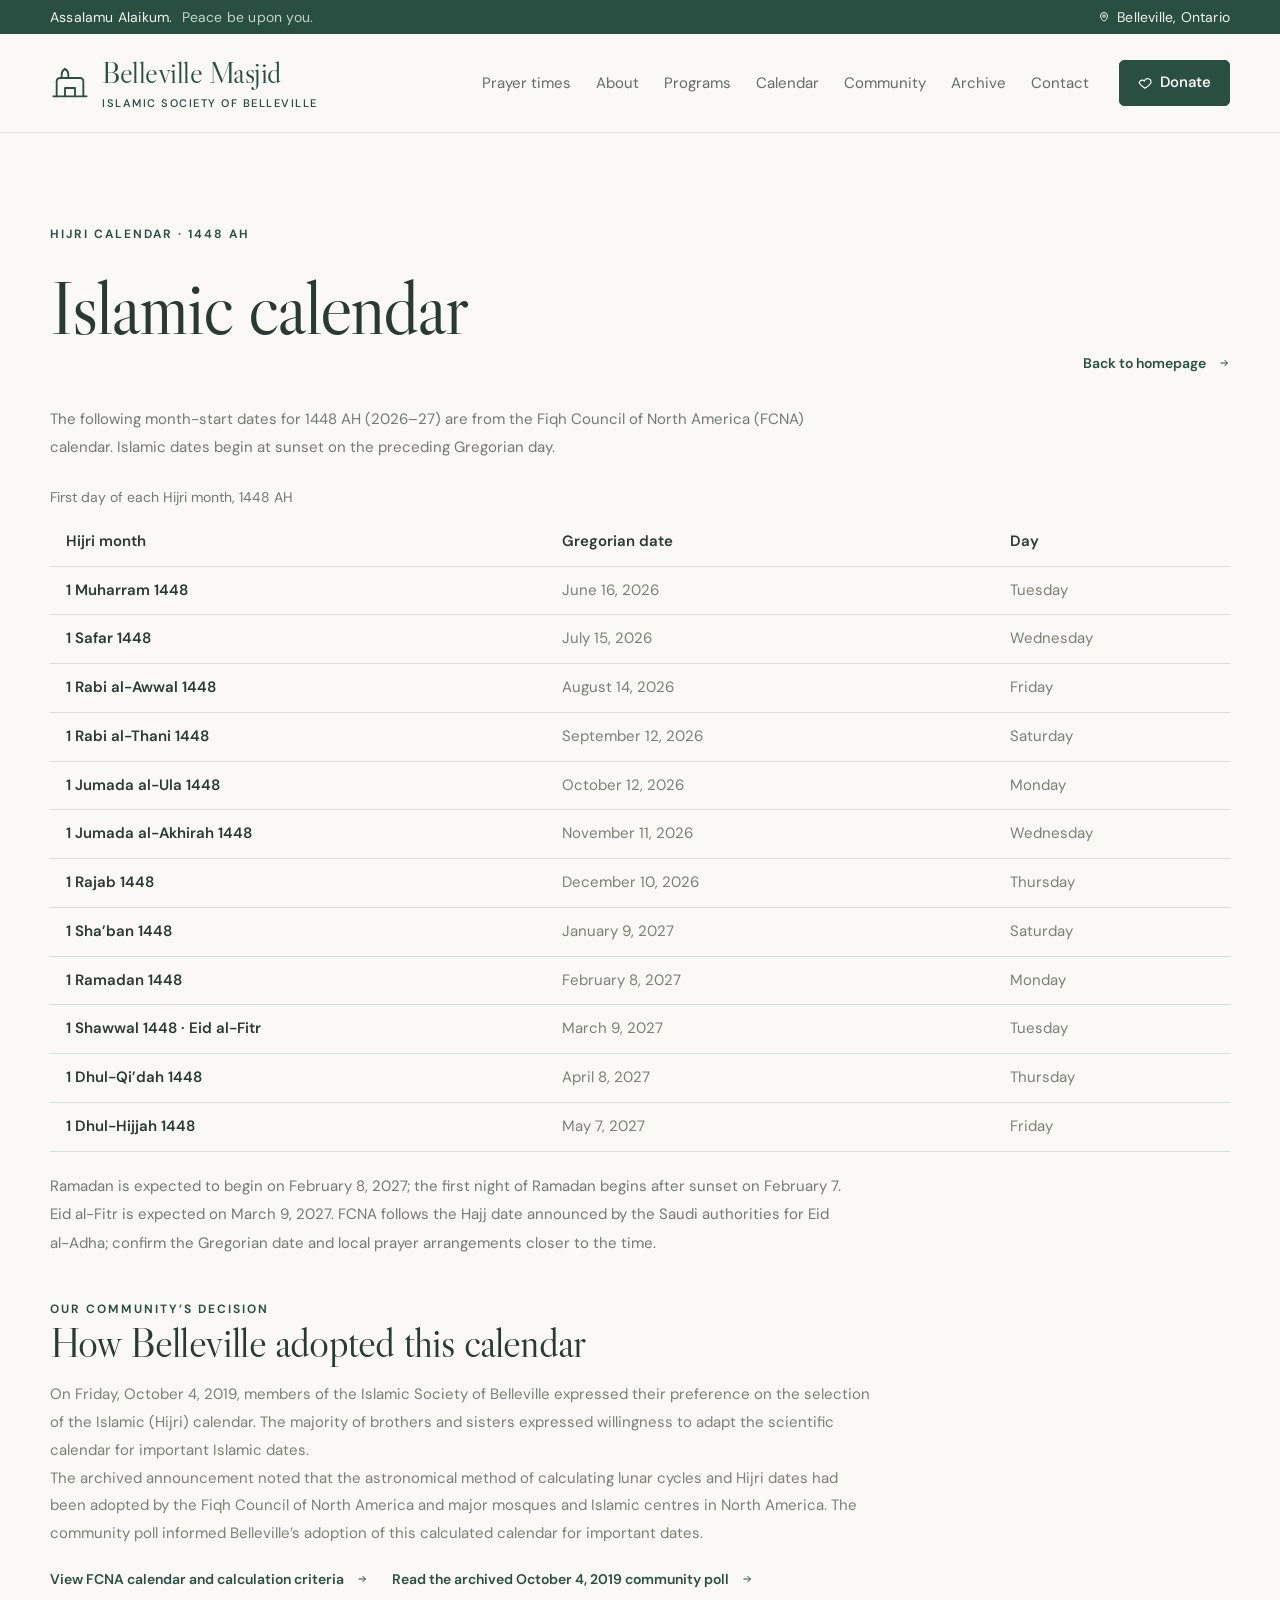
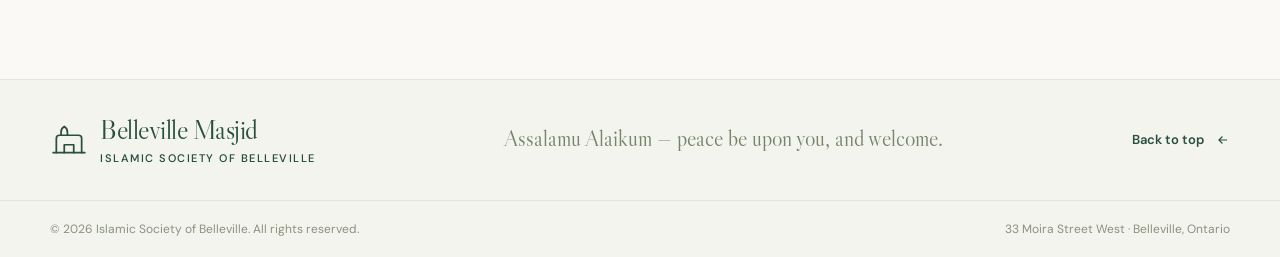
<file: islamic-calendar/index.html>
<!DOCTYPE html>
<html lang="en">
<head>
  <meta charset="UTF-8" />
  <meta name="viewport" content="width=device-width, initial-scale=1.0" />
  <title>Islamic Calendar 1448 AH | Belleville Masjid</title>
  <meta name="description" content="Islamic month start dates for 1448 AH (2026–27), following the Fiqh Council of North America calendar, and the Belleville community's 2019 adoption poll." />
  <meta name="theme-color" content="#294f43" />
  <link rel="icon" type="image/png" href="../Allah-logo-small.png" />
  <link rel="preconnect" href="https://fonts.googleapis.com" />
  <link rel="preconnect" href="https://fonts.gstatic.com" crossorigin />
  <link href="https://fonts.googleapis.com/css2?family=DM+Sans:wght@400;450;500;550;600;650;700&family=Libre+Caslon+Display&display=swap" rel="stylesheet" />
  <link rel="stylesheet" href="../css/styles.css" />
</head>
<body>
  <a class="skip-link" href="#main">Skip to content</a>

  <div class="welcome-bar">
    <div class="container welcome-inner">
      <span>Assalamu Alaikum. <span class="welcome-secondary">Peace be upon you.</span></span>
      <a href="https://www.google.com/maps/search/?api=1&query=Islamic+Society+of+Belleville+33+Moira+Street+West+Belleville+Ontario" target="_blank" rel="noreferrer">
        <svg width="12" height="12" viewBox="0 0 24 24" fill="none" stroke="currentColor" stroke-width="2" aria-hidden="true"><path d="M12 21s-7-5.1-7-11a7 7 0 0 1 14 0c0 5.9-7 11-7 11z"/><circle cx="12" cy="10" r="2.5"/></svg>
        Belleville, Ontario
      </a>
    </div>
  </div>

  <header class="site-header">
    <div class="container nav-inner">
      <a class="brand" href="../index.html" aria-label="Belleville Masjid home">
        <svg width="40" height="40" viewBox="0 0 48 48" fill="none" aria-hidden="true">
          <path d="M8 40V22a4 4 0 0 1 4-4h24a4 4 0 0 1 4 4v18" stroke="currentColor" stroke-width="2.2" stroke-linecap="round"/>
          <path d="M4 40h40" stroke="currentColor" stroke-width="2.2" stroke-linecap="round"/>
          <path d="M14 18v-4c0-3 1.6-5.6 4-7 2.4 1.4 4 4 4 7v4" stroke="currentColor" stroke-width="2.2" stroke-linecap="round"/>
          <path d="M18 40V30h12v10" stroke="currentColor" stroke-width="2.2" stroke-linecap="round" stroke-linejoin="round"/>
        </svg>
        <span>Belleville Masjid<small>ISLAMIC SOCIETY OF BELLEVILLE</small></span>
      </a>

      <nav class="main-nav" id="main-nav" aria-label="Primary">
        <a href="../index.html#prayer-times">Prayer times</a>
        <a href="../index.html#about">About</a>
        <a href="../index.html#programs">Programs</a>
        <a href="../index.html#islamic-calendar" class="active">Calendar</a>
        <a href="../index.html#community">Community</a>
        <a href="../archive.html">Archive</a>
        <a href="../index.html#contact">Contact</a>
      </nav>

      <a class="button nav-donate" href="../index.html#donate">
        <svg width="14" height="14" viewBox="0 0 24 24" fill="none" stroke="currentColor" stroke-width="2" aria-hidden="true"><path d="M12 21s-7.5-4.7-10-9a5.3 5.3 0 0 1 9-3.4A5.3 5.3 0 0 1 22 12c-2.5 4.3-10 9-10 9z"/></svg>
        Donate
      </a>
    </div>
  </header>

  <main id="main">
    <section class="container section-space archive-page">
      <div class="section-heading">
        <div>
          <div class="eyebrow">HIJRI CALENDAR &middot; 1448 AH</div>
          <h1>Islamic calendar</h1>
        </div>
        <a class="text-link" href="../index.html#islamic-calendar">Back to homepage
          <svg width="12" height="12" viewBox="0 0 24 24" fill="none" stroke="currentColor" stroke-width="2" aria-hidden="true"><path d="M5 12h14M13 6l6 6-6 6"/></svg>
        </a>
      </div>

      <p class="calendar-note">The following month-start dates for 1448 AH (2026&ndash;27) are from the Fiqh Council of North America (FCNA) calendar. Islamic dates begin at sunset on the preceding Gregorian day.</p>

      <div class="calendar-table-wrap" role="region" aria-label="Hijri month start dates for 1448 AH" tabindex="0">
        <table class="calendar-table">
          <caption>First day of each Hijri month, 1448 AH</caption>
          <colgroup>
            <col class="calendar-month-column" />
            <col class="calendar-date-column" />
            <col class="calendar-day-column" />
          </colgroup>
          <thead>
            <tr>
              <th scope="col">Hijri month</th>
              <th scope="col">Gregorian date</th>
              <th scope="col">Day</th>
            </tr>
          </thead>
          <tbody>
            <tr><th scope="row">1 Muharram 1448</th><td><time datetime="2026-06-16">June 16, 2026</time></td><td>Tuesday</td></tr>
            <tr><th scope="row">1 Safar 1448</th><td><time datetime="2026-07-15">July 15, 2026</time></td><td>Wednesday</td></tr>
            <tr><th scope="row">1 Rabi al-Awwal 1448</th><td><time datetime="2026-08-14">August 14, 2026</time></td><td>Friday</td></tr>
            <tr><th scope="row">1 Rabi al-Thani 1448</th><td><time datetime="2026-09-12">September 12, 2026</time></td><td>Saturday</td></tr>
            <tr><th scope="row">1 Jumada al-Ula 1448</th><td><time datetime="2026-10-12">October 12, 2026</time></td><td>Monday</td></tr>
            <tr><th scope="row">1 Jumada al-Akhirah 1448</th><td><time datetime="2026-11-11">November 11, 2026</time></td><td>Wednesday</td></tr>
            <tr><th scope="row">1 Rajab 1448</th><td><time datetime="2026-12-10">December 10, 2026</time></td><td>Thursday</td></tr>
            <tr><th scope="row">1 Sha&rsquo;ban 1448</th><td><time datetime="2027-01-09">January 9, 2027</time></td><td>Saturday</td></tr>
            <tr><th scope="row">1 Ramadan 1448</th><td><time datetime="2027-02-08">February 8, 2027</time></td><td>Monday</td></tr>
            <tr><th scope="row">1 Shawwal 1448 &middot; Eid al-Fitr</th><td><time datetime="2027-03-09">March 9, 2027</time></td><td>Tuesday</td></tr>
            <tr><th scope="row">1 Dhul-Qi&rsquo;dah 1448</th><td><time datetime="2027-04-08">April 8, 2027</time></td><td>Thursday</td></tr>
            <tr><th scope="row">1 Dhul-Hijjah 1448</th><td><time datetime="2027-05-07">May 7, 2027</time></td><td>Friday</td></tr>
          </tbody>
        </table>
      </div>

      <p class="calendar-note">Ramadan is expected to begin on February 8, 2027; the first night of Ramadan begins after sunset on February 7. Eid al-Fitr is expected on March 9, 2027. FCNA follows the Hajj date announced by the Saudi authorities for Eid al-Adha; confirm the Gregorian date and local prayer arrangements closer to the time.</p>

      <section class="calendar-method" aria-labelledby="calendar-method-title">
        <div class="eyebrow">OUR COMMUNITY&rsquo;S DECISION</div>
        <h2 id="calendar-method-title">How Belleville adopted this calendar</h2>
        <p>On Friday, October 4, 2019, members of the Islamic Society of Belleville expressed their preference on the selection of the Islamic (Hijri) calendar. The majority of brothers and sisters expressed willingness to adapt the scientific calendar for important Islamic dates.</p>
        <p>The archived announcement noted that the astronomical method of calculating lunar cycles and Hijri dates had been adopted by the Fiqh Council of North America and major mosques and Islamic centres in North America. The community poll informed Belleville&rsquo;s adoption of this calculated calendar for important dates.</p>
        <div class="calendar-sources">
          <a class="text-link" href="https://fiqhcouncil.org/calendar/" target="_blank" rel="noreferrer">View FCNA calendar and calculation criteria
            <svg width="12" height="12" viewBox="0 0 24 24" fill="none" stroke="currentColor" stroke-width="2" aria-hidden="true"><path d="M5 12h14M13 6l6 6-6 6"/></svg>
          </a>
          <a class="text-link" href="https://web.archive.org/web/20200307065822/http://bellevillemasjid.ca/islamic-calendar/" target="_blank" rel="noreferrer">Read the archived October 4, 2019 community poll
            <svg width="12" height="12" viewBox="0 0 24 24" fill="none" stroke="currentColor" stroke-width="2" aria-hidden="true"><path d="M5 12h14M13 6l6 6-6 6"/></svg>
          </a>
        </div>
      </section>
    </section>
  </main>

  <footer class="site-footer">
    <div class="container footer-main">
      <a class="brand" href="../index.html">
        <svg width="38" height="38" viewBox="0 0 48 48" fill="none" aria-hidden="true">
          <path d="M8 40V22a4 4 0 0 1 4-4h24a4 4 0 0 1 4 4v18" stroke="currentColor" stroke-width="2.2" stroke-linecap="round"/>
          <path d="M4 40h40" stroke="currentColor" stroke-width="2.2" stroke-linecap="round"/>
          <path d="M14 18v-4c0-3 1.6-5.6 4-7 2.4 1.4 4 4 4 7v4" stroke="currentColor" stroke-width="2.2" stroke-linecap="round"/>
          <path d="M18 40V30h12v10" stroke="currentColor" stroke-width="2.2" stroke-linecap="round" stroke-linejoin="round"/>
        </svg>
        <span>Belleville Masjid<small>ISLAMIC SOCIETY OF BELLEVILLE</small></span>
      </a>
      <p>Assalamu Alaikum &mdash; peace be upon you, and welcome.</p>
      <a class="text-link" href="#main">Back to top
        <svg class="up-arrow" width="14" height="14" viewBox="0 0 24 24" fill="none" stroke="currentColor" stroke-width="2" aria-hidden="true"><path d="M5 12h14M13 6l6 6-6 6"/></svg>
      </a>
    </div>
    <div class="footer-bottom">
      <div class="container footer-bottom-inner">
        <span>&copy; <span id="year"></span> Islamic Society of Belleville. All rights reserved.</span>
        <span>33 Moira Street West &middot; Belleville, Ontario</span>
      </div>
    </div>
  </footer>

  <script src="../js/main.js"></script>
</body>
</html>
</file>
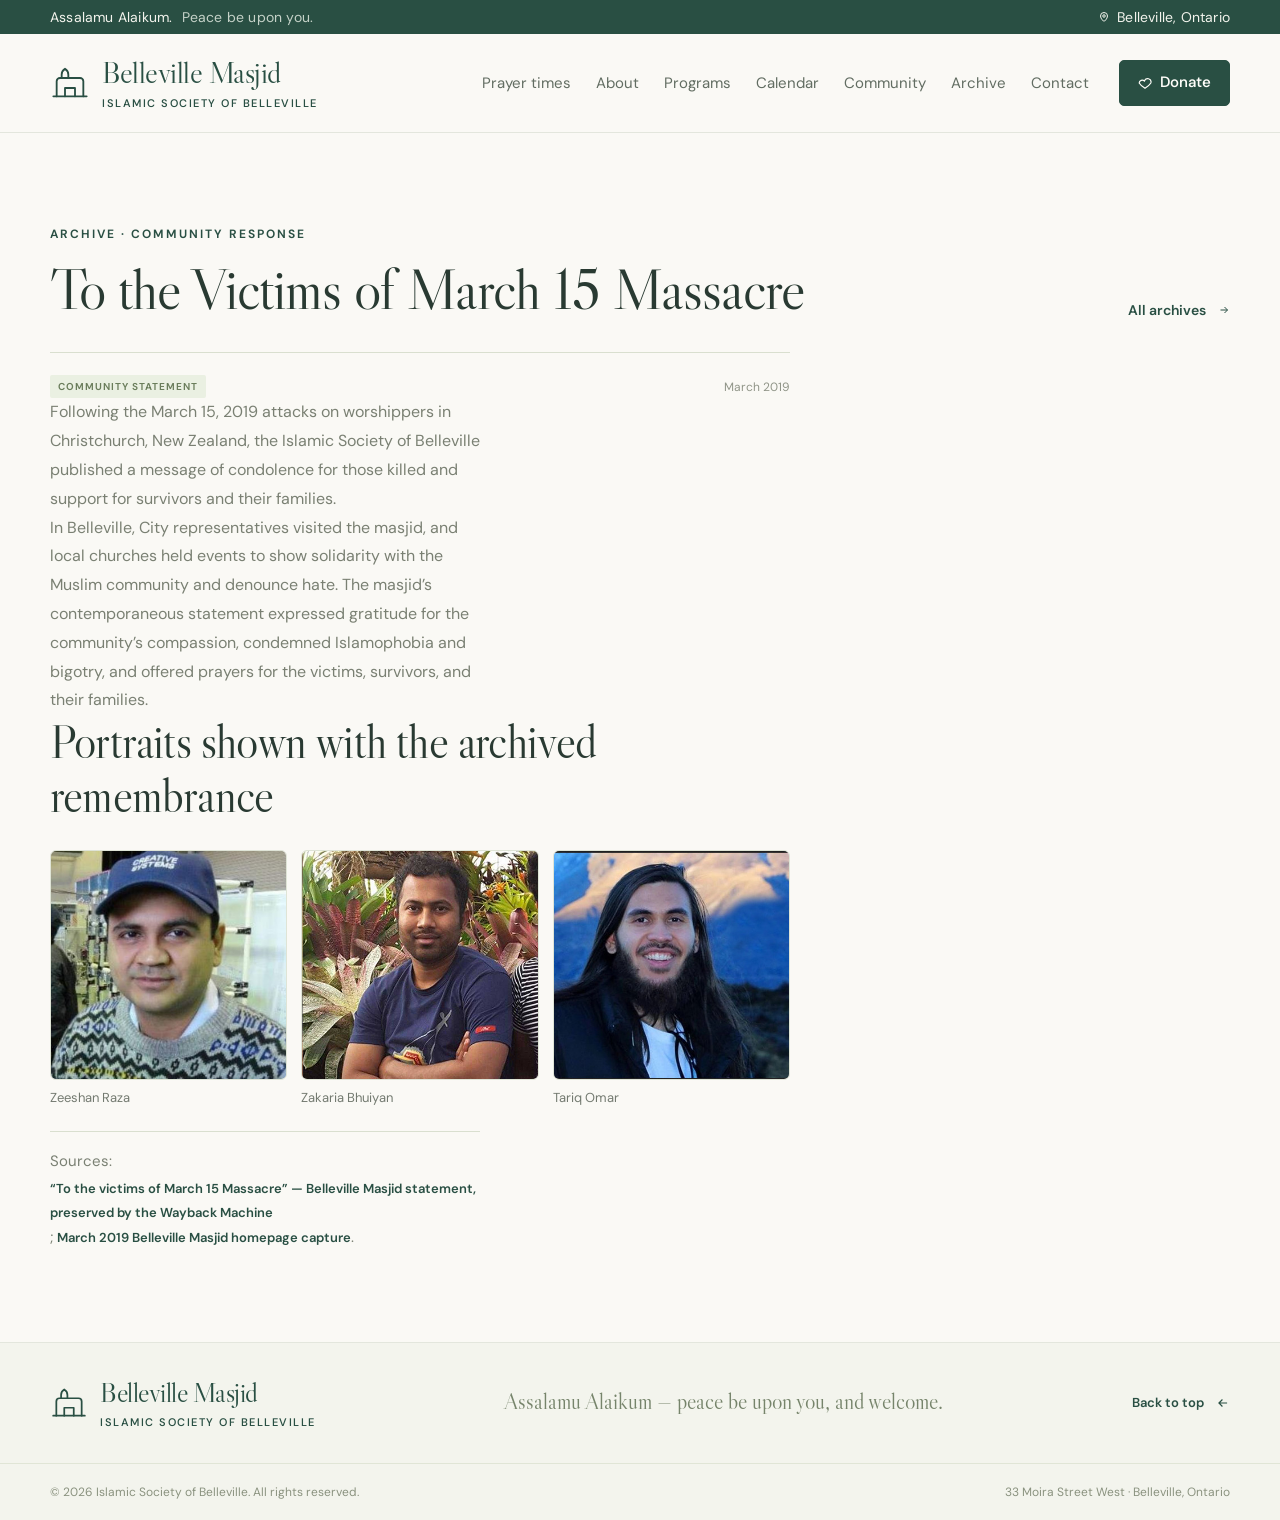
<file: archive-christchurch.html>
<!DOCTYPE html>
<html lang="en">
<head>
  <meta charset="UTF-8" />
  <meta name="viewport" content="width=device-width, initial-scale=1.0" />
  <title>Christchurch Remembrance | Belleville Masjid</title>
  <meta name="description" content="The Islamic Society of Belleville's message of condolence and solidarity after the March 15, 2019 Christchurch mosque attacks." />
  <meta name="theme-color" content="#294f43" />
  <link rel="icon" type="image/png" href="Allah-logo-small.png" />
  <link rel="preconnect" href="https://fonts.googleapis.com" />
  <link rel="preconnect" href="https://fonts.gstatic.com" crossorigin />
  <link href="https://fonts.googleapis.com/css2?family=DM+Sans:wght@400;450;500;550;600;650;700&family=Libre+Caslon+Display&display=swap" rel="stylesheet" />
  <link rel="stylesheet" href="css/styles.css" />
</head>
<body>
  <a class="skip-link" href="#main">Skip to content</a>

  <div class="welcome-bar">
    <div class="container welcome-inner">
      <span>Assalamu Alaikum. <span class="welcome-secondary">Peace be upon you.</span></span>
      <a href="https://www.google.com/maps/search/?api=1&query=Islamic+Society+of+Belleville+33+Moira+Street+West+Belleville+Ontario" target="_blank" rel="noreferrer">
        <svg width="12" height="12" viewBox="0 0 24 24" fill="none" stroke="currentColor" stroke-width="2" aria-hidden="true"><path d="M12 21s-7-5.1-7-11a7 7 0 0 1 14 0c0 5.9-7 11-7 11z"/><circle cx="12" cy="10" r="2.5"/></svg>
        Belleville, Ontario
      </a>
    </div>
  </div>

  <header class="site-header">
    <div class="container nav-inner">
      <a class="brand" href="index.html" aria-label="Belleville Masjid home">
        <svg width="40" height="40" viewBox="0 0 48 48" fill="none" aria-hidden="true">
          <path d="M8 40V22a4 4 0 0 1 4-4h24a4 4 0 0 1 4 4v18" stroke="currentColor" stroke-width="2.2" stroke-linecap="round"/>
          <path d="M4 40h40" stroke="currentColor" stroke-width="2.2" stroke-linecap="round"/>
          <path d="M14 18v-4c0-3 1.6-5.6 4-7 2.4 1.4 4 4 4 7v4" stroke="currentColor" stroke-width="2.2" stroke-linecap="round"/>
          <path d="M18 40V30h12v10" stroke="currentColor" stroke-width="2.2" stroke-linecap="round" stroke-linejoin="round"/>
        </svg>
        <span>Belleville Masjid<small>ISLAMIC SOCIETY OF BELLEVILLE</small></span>
      </a>

      <nav class="main-nav" id="main-nav" aria-label="Primary">
        <a href="index.html#prayer-times">Prayer times</a>
        <a href="index.html#about">About</a>
        <a href="index.html#programs">Programs</a>
        <a href="index.html#islamic-calendar">Calendar</a>
        <a href="index.html#community">Community</a>
        <a href="archive.html" class="active">Archive</a>
        <a href="index.html#contact">Contact</a>
      </nav>

      <a class="button nav-donate" href="index.html#donate">
        <svg width="14" height="14" viewBox="0 0 24 24" fill="none" stroke="currentColor" stroke-width="2" aria-hidden="true"><path d="M12 21s-7.5-4.7-10-9a5.3 5.3 0 0 1 9-3.4A5.3 5.3 0 0 1 22 12c-2.5 4.3-10 9-10 9z"/></svg>
        Donate
      </a>
    </div>
  </header>

  <main id="main">
    <section class="container section-space archive-page event-page">
      <div class="section-heading">
        <div>
          <div class="eyebrow">ARCHIVE &middot; COMMUNITY RESPONSE</div>
          <h1>To the Victims of March 15 Massacre</h1>
        </div>
        <a class="text-link" href="archive.html">All archives
          <svg width="12" height="12" viewBox="0 0 24 24" fill="none" stroke="currentColor" stroke-width="2" aria-hidden="true"><path d="M5 12h14M13 6l6 6-6 6"/></svg>
        </a>
      </div>

      <article class="notice-card event-detail">
        <div class="notice-top"><span class="tag">COMMUNITY STATEMENT</span><span>March 2019</span></div>
        <p>Following the March 15, 2019 attacks on worshippers in Christchurch, New Zealand, the Islamic Society of Belleville published a message of condolence for those killed and support for survivors and their families.</p>
        <p>In Belleville, City representatives visited the masjid, and local churches held events to show solidarity with the Muslim community and denounce hate. The masjid&rsquo;s contemporaneous statement expressed gratitude for the community&rsquo;s compassion, condemned Islamophobia and bigotry, and offered prayers for the victims, survivors, and their families.</p>
        <h2>Portraits shown with the archived remembrance</h2>
        <div class="event-gallery christchurch-gallery">
          <figure>
            <img src="images/christchurch/zeeshan-raza.jpg" alt="Portrait of Zeeshan Raza, shown with the archived Christchurch remembrance" loading="lazy" />
            <figcaption>Zeeshan Raza</figcaption>
          </figure>
          <figure>
            <img src="images/christchurch/zakaria-bhuiyan.jpg" alt="Portrait of Zakaria Bhuiyan, shown with the archived Christchurch remembrance" loading="lazy" />
            <figcaption>Zakaria Bhuiyan</figcaption>
          </figure>
          <figure>
            <img src="images/christchurch/tariq-omar.jpg" alt="Portrait of Tariq Omar, shown with the archived Christchurch remembrance" loading="lazy" />
            <figcaption>Tariq Omar</figcaption>
          </figure>
        </div>
        <p class="event-media">Sources: <a class="text-link" href="https://web.archive.org/web/20190330215715/http://bellevillemasjid.ca/to-the-victims-of-march-15-massacre/" target="_blank" rel="noreferrer">“To the victims of March 15 Massacre” &mdash; Belleville Masjid statement, preserved by the Wayback Machine</a>; <a class="text-link" href="https://web.archive.org/web/20190330223146/http://bellevillemasjid.ca/" target="_blank" rel="noreferrer">March 2019 Belleville Masjid homepage capture</a>.</p>
      </article>
    </section>
  </main>

  <footer class="site-footer">
    <div class="container footer-main">
      <a class="brand" href="index.html">
        <svg width="38" height="38" viewBox="0 0 48 48" fill="none" aria-hidden="true">
          <path d="M8 40V22a4 4 0 0 1 4-4h24a4 4 0 0 1 4 4v18" stroke="currentColor" stroke-width="2.2" stroke-linecap="round"/>
          <path d="M4 40h40" stroke="currentColor" stroke-width="2.2" stroke-linecap="round"/>
          <path d="M14 18v-4c0-3 1.6-5.6 4-7 2.4 1.4 4 4 4 7v4" stroke="currentColor" stroke-width="2.2" stroke-linecap="round"/>
          <path d="M18 40V30h12v10" stroke="currentColor" stroke-width="2.2" stroke-linecap="round" stroke-linejoin="round"/>
        </svg>
        <span>Belleville Masjid<small>ISLAMIC SOCIETY OF BELLEVILLE</small></span>
      </a>
      <p>Assalamu Alaikum &mdash; peace be upon you, and welcome.</p>
      <a class="text-link" href="#main">Back to top
        <svg class="up-arrow" width="14" height="14" viewBox="0 0 24 24" fill="none" stroke="currentColor" stroke-width="2" aria-hidden="true"><path d="M5 12h14M13 6l6 6-6 6"/></svg>
      </a>
    </div>
    <div class="footer-bottom">
      <div class="container footer-bottom-inner">
        <span>&copy; <span id="year"></span> Islamic Society of Belleville. All rights reserved.</span>
        <span>33 Moira Street West &middot; Belleville, Ontario</span>
      </div>
    </div>
  </footer>

  <script src="js/main.js"></script>
</body>
</html>
</file>
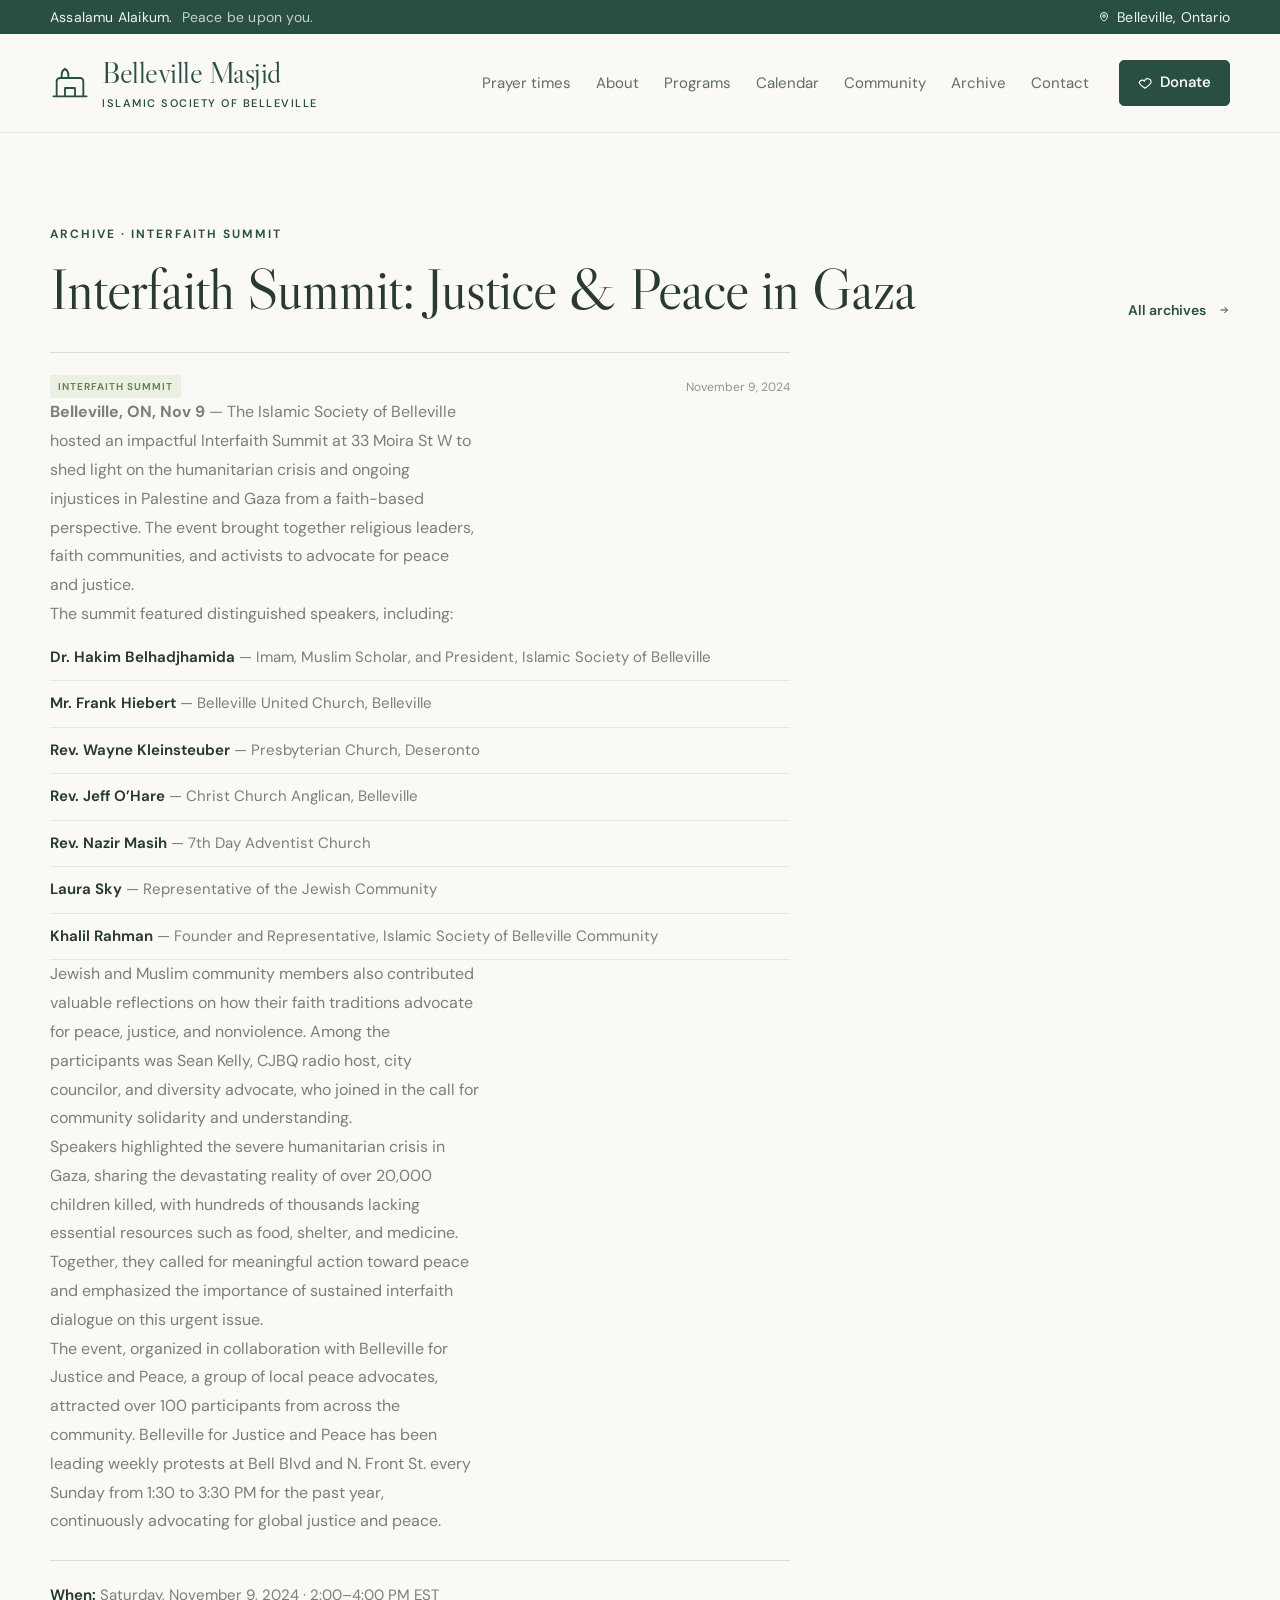
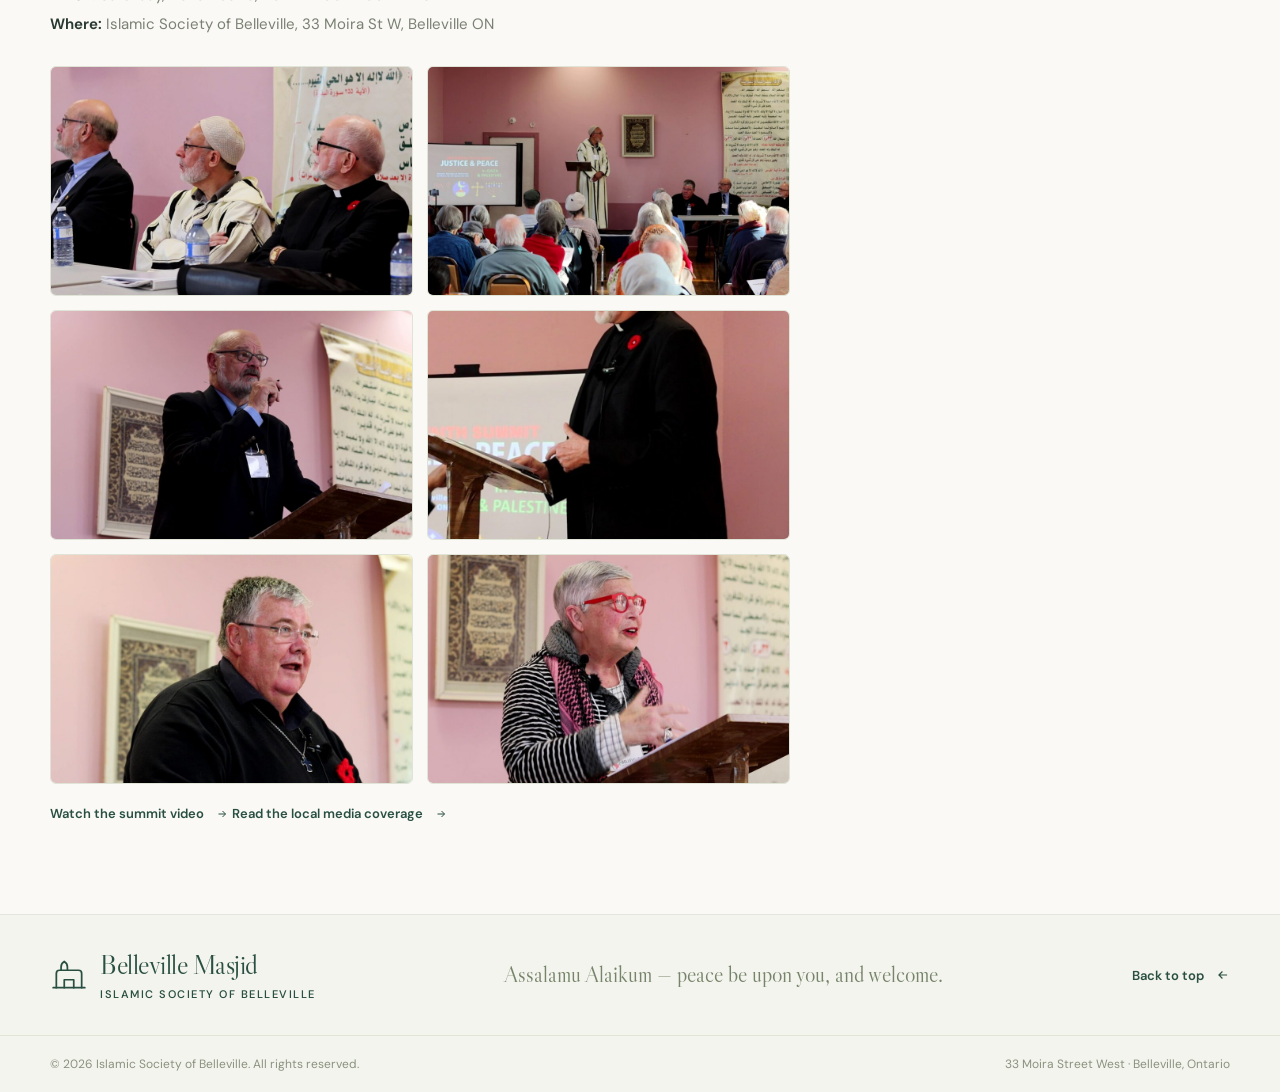
<file: archive-interfaith-summit.html>
<!DOCTYPE html>
<html lang="en">
<head>
  <meta charset="UTF-8" />
  <meta name="viewport" content="width=device-width, initial-scale=1.0" />
  <title>Interfaith Summit: Justice &amp; Peace in Gaza | Belleville Masjid</title>
  <meta name="description" content="The Islamic Society of Belleville hosted an interfaith summit on justice and peace in Palestine and Gaza, with speakers from Muslim, Christian, Jewish, and Sikh communities." />
  <meta name="theme-color" content="#294f43" />
  <link rel="icon" type="image/png" href="Allah-logo-small.png" />
  <link rel="preconnect" href="https://fonts.googleapis.com" />
  <link rel="preconnect" href="https://fonts.gstatic.com" crossorigin />
  <link href="https://fonts.googleapis.com/css2?family=DM+Sans:wght@400;450;500;550;600;650;700&family=Libre+Caslon+Display&display=swap" rel="stylesheet" />
  <link rel="stylesheet" href="css/styles.css" />
</head>
<body>
  <a class="skip-link" href="#main">Skip to content</a>

  <div class="welcome-bar">
    <div class="container welcome-inner">
      <span>Assalamu Alaikum. <span class="welcome-secondary">Peace be upon you.</span></span>
      <a href="https://www.google.com/maps/search/?api=1&query=Islamic+Society+of+Belleville+33+Moira+Street+West+Belleville+Ontario" target="_blank" rel="noreferrer">
        <svg width="12" height="12" viewBox="0 0 24 24" fill="none" stroke="currentColor" stroke-width="2" aria-hidden="true"><path d="M12 21s-7-5.1-7-11a7 7 0 0 1 14 0c0 5.9-7 11-7 11z"/><circle cx="12" cy="10" r="2.5"/></svg>
        Belleville, Ontario
      </a>
    </div>
  </div>

  <header class="site-header">
    <div class="container nav-inner">
      <a class="brand" href="index.html" aria-label="Belleville Masjid home">
        <svg width="40" height="40" viewBox="0 0 48 48" fill="none" aria-hidden="true">
          <path d="M8 40V22a4 4 0 0 1 4-4h24a4 4 0 0 1 4 4v18" stroke="currentColor" stroke-width="2.2" stroke-linecap="round"/>
          <path d="M4 40h40" stroke="currentColor" stroke-width="2.2" stroke-linecap="round"/>
          <path d="M14 18v-4c0-3 1.6-5.6 4-7 2.4 1.4 4 4 4 7v4" stroke="currentColor" stroke-width="2.2" stroke-linecap="round"/>
          <path d="M18 40V30h12v10" stroke="currentColor" stroke-width="2.2" stroke-linecap="round" stroke-linejoin="round"/>
        </svg>
        <span>Belleville Masjid<small>ISLAMIC SOCIETY OF BELLEVILLE</small></span>
      </a>

      <nav class="main-nav" id="main-nav" aria-label="Primary">
        <a href="index.html#prayer-times">Prayer times</a>
        <a href="index.html#about">About</a>
        <a href="index.html#programs">Programs</a>
        <a href="index.html#islamic-calendar">Calendar</a>
        <a href="index.html#community">Community</a>
        <a href="archive.html" class="active">Archive</a>
        <a href="index.html#contact">Contact</a>
      </nav>

      <a class="button nav-donate" href="index.html#donate">
        <svg width="14" height="14" viewBox="0 0 24 24" fill="none" stroke="currentColor" stroke-width="2" aria-hidden="true"><path d="M12 21s-7.5-4.7-10-9a5.3 5.3 0 0 1 9-3.4A5.3 5.3 0 0 1 22 12c-2.5 4.3-10 9-10 9z"/></svg>
        Donate
      </a>
    </div>
  </header>

  <main id="main">
    <section class="container section-space archive-page event-page">
      <div class="section-heading">
        <div>
          <div class="eyebrow">ARCHIVE &middot; INTERFAITH SUMMIT</div>
          <h1>Interfaith Summit: Justice &amp; Peace in Gaza</h1>
        </div>
        <a class="text-link" href="archive.html">All archives
          <svg width="12" height="12" viewBox="0 0 24 24" fill="none" stroke="currentColor" stroke-width="2" aria-hidden="true"><path d="M5 12h14M13 6l6 6-6 6"/></svg>
        </a>
      </div>

      <article class="notice-card event-detail">
        <div class="notice-top"><span class="tag">INTERFAITH SUMMIT</span><span>November 9, 2024</span></div>
        <p><strong>Belleville, ON, Nov 9</strong> &mdash; The Islamic Society of Belleville hosted an impactful Interfaith Summit at 33 Moira St W to shed light on the humanitarian crisis and ongoing injustices in Palestine and Gaza from a faith-based perspective. The event brought together religious leaders, faith communities, and activists to advocate for peace and justice.</p>
        <p>The summit featured distinguished speakers, including:</p>
        <ul class="speaker-list">
          <li><strong>Dr. Hakim Belhadjhamida</strong> &mdash; Imam, Muslim Scholar, and President, Islamic Society of Belleville</li>
          <li><strong>Mr. Frank Hiebert</strong> &mdash; Belleville United Church, Belleville</li>
          <li><strong>Rev. Wayne Kleinsteuber</strong> &mdash; Presbyterian Church, Deseronto</li>
          <li><strong>Rev. Jeff O&rsquo;Hare</strong> &mdash; Christ Church Anglican, Belleville</li>
          <li><strong>Rev. Nazir Masih</strong> &mdash; 7th Day Adventist Church</li>
          <li><strong>Laura Sky</strong> &mdash; Representative of the Jewish Community</li>
          <li><strong>Khalil Rahman</strong> &mdash; Founder and Representative, Islamic Society of Belleville Community</li>
        </ul>
        <p>Jewish and Muslim community members also contributed valuable reflections on how their faith traditions advocate for peace, justice, and nonviolence. Among the participants was Sean Kelly, CJBQ radio host, city councilor, and diversity advocate, who joined in the call for community solidarity and understanding.</p>
        <p>Speakers highlighted the severe humanitarian crisis in Gaza, sharing the devastating reality of over 20,000 children killed, with hundreds of thousands lacking essential resources such as food, shelter, and medicine. Together, they called for meaningful action toward peace and emphasized the importance of sustained interfaith dialogue on this urgent issue.</p>
        <p>The event, organized in collaboration with Belleville for Justice and Peace, a group of local peace advocates, attracted over 100 participants from across the community. Belleville for Justice and Peace has been leading weekly protests at Bell Blvd and N. Front St. every Sunday from 1:30 to 3:30 PM for the past year, continuously advocating for global justice and peace.</p>
        <div class="event-facts">
          <strong>When:</strong> Saturday, November 9, 2024 &middot; 2:00&ndash;4:00 PM EST<br />
          <strong>Where:</strong> Islamic Society of Belleville, 33 Moira St W, Belleville ON
        </div>
        <div class="event-gallery">
          <img src="vlcsnap-2024-11-10-18h51m41s829-1024x576.jpg" alt="Interfaith Summit &mdash; Justice &amp; Peace in Gaza" loading="lazy" />
          <img src="vlcsnap-2024-11-10-18h40m03s897-1024x576.jpg" alt="Interfaith Summit &mdash; Justice &amp; Peace in Gaza" loading="lazy" />
          <img src="vlcsnap-2024-11-10-18h40m54s051-1024x576.jpg" alt="Interfaith Summit &mdash; Justice &amp; Peace in Gaza" loading="lazy" />
          <img src="vlcsnap-2024-11-10-18h43m53s056-868x1024.jpg" alt="Interfaith Summit &mdash; Justice &amp; Peace in Gaza" loading="lazy" />
          <img src="vlcsnap-2024-11-10-18h44m57s702-1024x576.jpg" alt="Interfaith Summit &mdash; Justice &amp; Peace in Gaza" loading="lazy" />
          <img src="vlcsnap-2024-11-10-18h46m17s116-1024x576.jpg" alt="Interfaith Summit &mdash; Justice &amp; Peace in Gaza" loading="lazy" />
        </div>
        <a class="text-link" href="https://www.youtube.com/watch?v=n4hgTkeu9Jo" target="_blank" rel="noreferrer">Watch the summit video
          <svg width="12" height="12" viewBox="0 0 24 24" fill="none" stroke="currentColor" stroke-width="2" aria-hidden="true"><path d="M5 12h14M13 6l6 6-6 6"/></svg>
        </a>
        <a class="text-link" href="https://www.intelligencer.ca/news/interfaith-summit-hosts-religious-leaders-to-discuss-gaza-crisis/" target="_blank" rel="noreferrer">Read the local media coverage
          <svg width="12" height="12" viewBox="0 0 24 24" fill="none" stroke="currentColor" stroke-width="2" aria-hidden="true"><path d="M5 12h14M13 6l6 6-6 6"/></svg>
        </a>
      </article>
    </section>
  </main>

  <footer class="site-footer">
    <div class="container footer-main">
      <a class="brand" href="index.html">
        <svg width="38" height="38" viewBox="0 0 48 48" fill="none" aria-hidden="true">
          <path d="M8 40V22a4 4 0 0 1 4-4h24a4 4 0 0 1 4 4v18" stroke="currentColor" stroke-width="2.2" stroke-linecap="round"/>
          <path d="M4 40h40" stroke="currentColor" stroke-width="2.2" stroke-linecap="round"/>
          <path d="M14 18v-4c0-3 1.6-5.6 4-7 2.4 1.4 4 4 4 7v4" stroke="currentColor" stroke-width="2.2" stroke-linecap="round"/>
          <path d="M18 40V30h12v10" stroke="currentColor" stroke-width="2.2" stroke-linecap="round" stroke-linejoin="round"/>
        </svg>
        <span>Belleville Masjid<small>ISLAMIC SOCIETY OF BELLEVILLE</small></span>
      </a>
      <p>Assalamu Alaikum &mdash; peace be upon you, and welcome.</p>
      <a class="text-link" href="#main">Back to top
        <svg class="up-arrow" width="14" height="14" viewBox="0 0 24 24" fill="none" stroke="currentColor" stroke-width="2" aria-hidden="true"><path d="M5 12h14M13 6l6 6-6 6"/></svg>
      </a>
    </div>
    <div class="footer-bottom">
      <div class="container footer-bottom-inner">
        <span>&copy; <span id="year"></span> Islamic Society of Belleville. All rights reserved.</span>
        <span>33 Moira Street West &middot; Belleville, Ontario</span>
      </div>
    </div>
  </footer>

  <script src="js/main.js"></script>
</body>
</html>
</file>
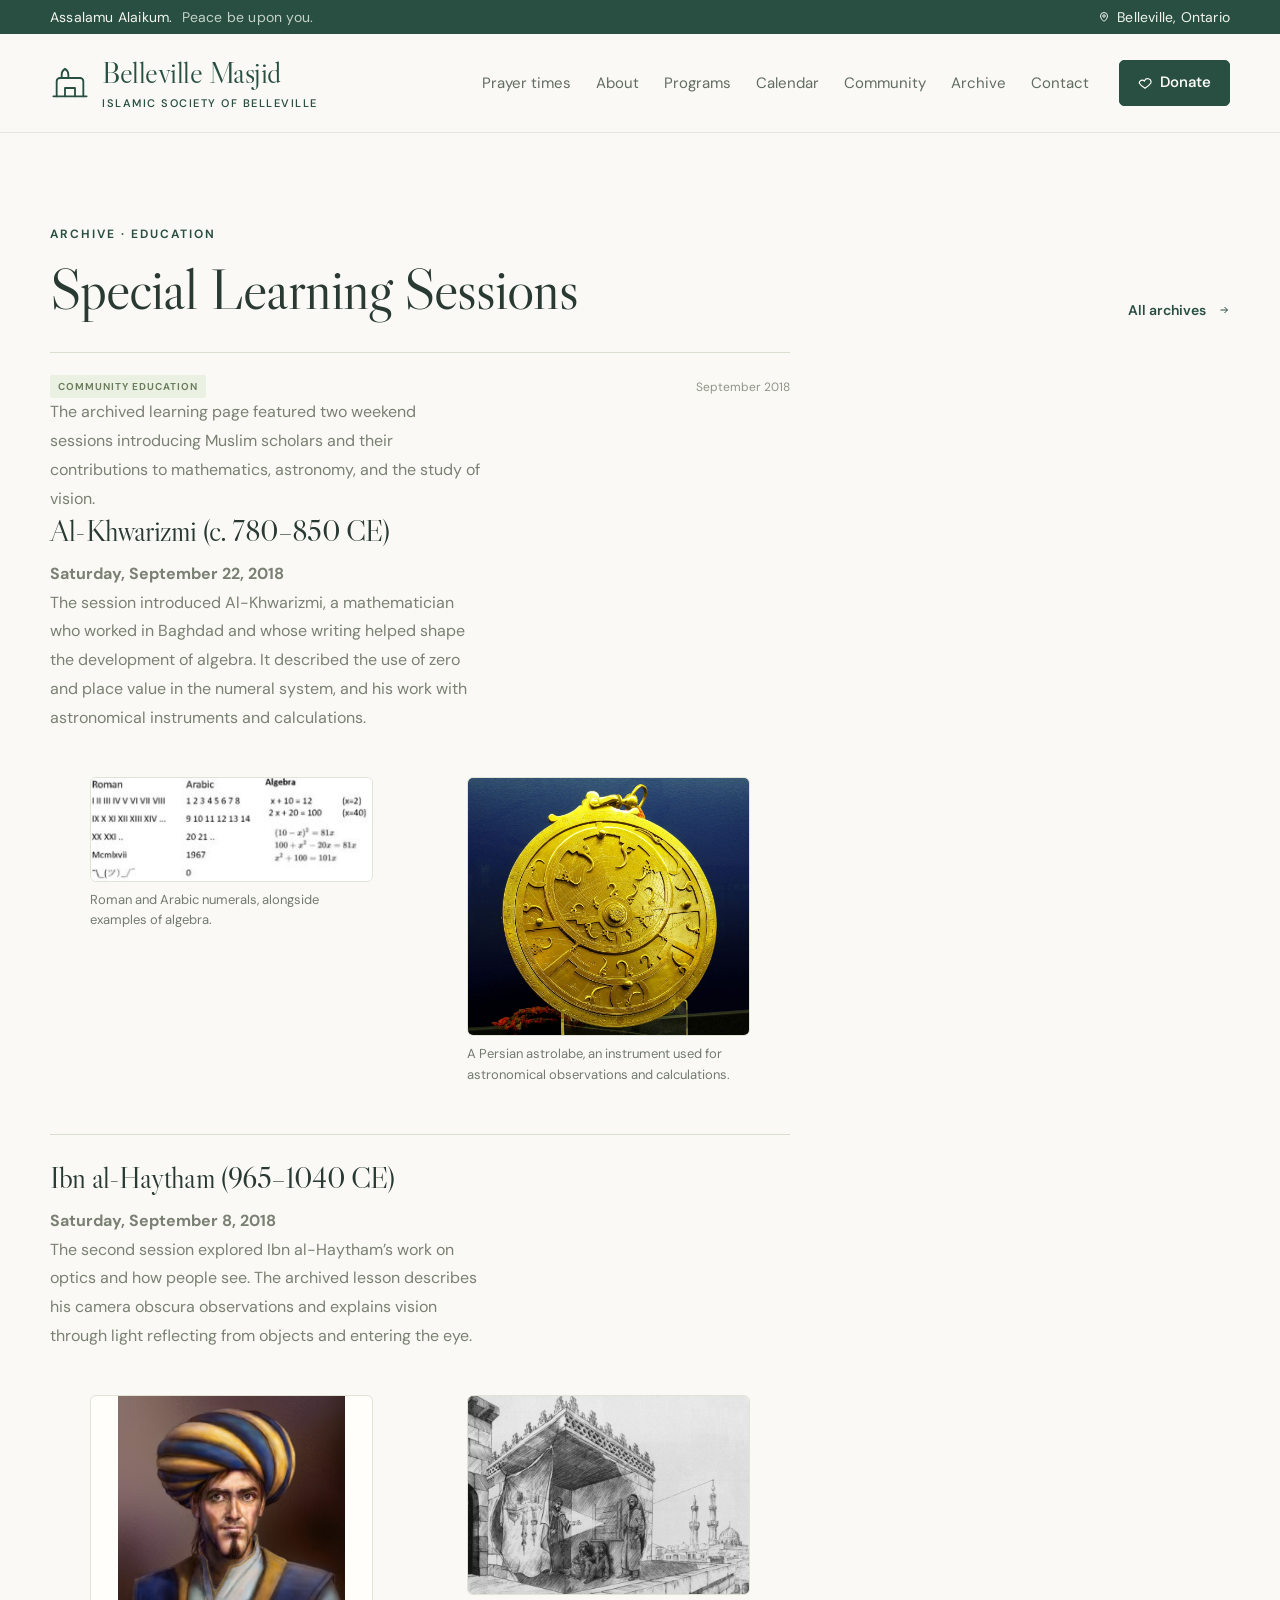
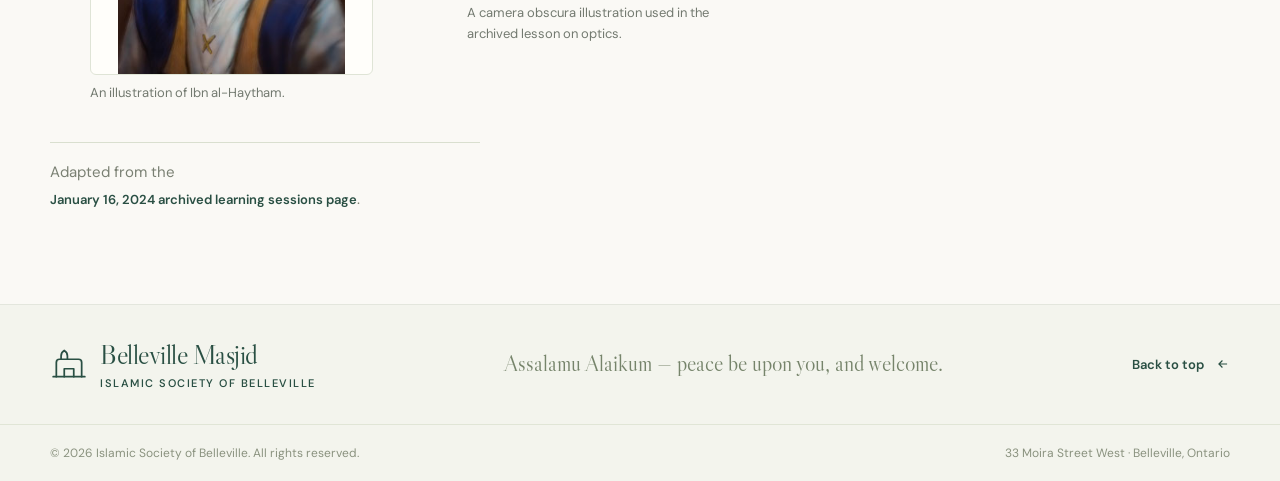
<file: archive-learning-sessions.html>
<!DOCTYPE html>
<html lang="en">
<head>
  <meta charset="UTF-8" />
  <meta name="viewport" content="width=device-width, initial-scale=1.0" />
  <title>Special Learning Sessions | Belleville Masjid</title>
  <meta name="description" content="Archived 2018 learning sessions on Al-Khwarizmi and Ibn al-Haytham, Muslim contributions to mathematics and optics." />
  <meta name="theme-color" content="#294f43" />
  <link rel="icon" type="image/png" href="Allah-logo-small.png" />
  <link rel="preconnect" href="https://fonts.googleapis.com" />
  <link rel="preconnect" href="https://fonts.gstatic.com" crossorigin />
  <link href="https://fonts.googleapis.com/css2?family=DM+Sans:wght@400;450;500;550;600;650;700&family=Libre+Caslon+Display&display=swap" rel="stylesheet" />
  <link rel="stylesheet" href="css/styles.css" />
</head>
<body>
  <a class="skip-link" href="#main">Skip to content</a>

  <div class="welcome-bar">
    <div class="container welcome-inner">
      <span>Assalamu Alaikum. <span class="welcome-secondary">Peace be upon you.</span></span>
      <a href="https://www.google.com/maps/search/?api=1&query=Islamic+Society+of+Belleville+33+Moira+Street+West+Belleville+Ontario" target="_blank" rel="noreferrer">
        <svg width="12" height="12" viewBox="0 0 24 24" fill="none" stroke="currentColor" stroke-width="2" aria-hidden="true"><path d="M12 21s-7-5.1-7-11a7 7 0 0 1 14 0c0 5.9-7 11-7 11z"/><circle cx="12" cy="10" r="2.5"/></svg>
        Belleville, Ontario
      </a>
    </div>
  </div>

  <header class="site-header">
    <div class="container nav-inner">
      <a class="brand" href="index.html" aria-label="Belleville Masjid home">
        <svg width="40" height="40" viewBox="0 0 48 48" fill="none" aria-hidden="true">
          <path d="M8 40V22a4 4 0 0 1 4-4h24a4 4 0 0 1 4 4v18" stroke="currentColor" stroke-width="2.2" stroke-linecap="round"/>
          <path d="M4 40h40" stroke="currentColor" stroke-width="2.2" stroke-linecap="round"/>
          <path d="M14 18v-4c0-3 1.6-5.6 4-7 2.4 1.4 4 4 4 7v4" stroke="currentColor" stroke-width="2.2" stroke-linecap="round"/>
          <path d="M18 40V30h12v10" stroke="currentColor" stroke-width="2.2" stroke-linecap="round" stroke-linejoin="round"/>
        </svg>
        <span>Belleville Masjid<small>ISLAMIC SOCIETY OF BELLEVILLE</small></span>
      </a>

      <nav class="main-nav" id="main-nav" aria-label="Primary">
        <a href="index.html#prayer-times">Prayer times</a>
        <a href="index.html#about">About</a>
        <a href="index.html#programs">Programs</a>
        <a href="index.html#islamic-calendar">Calendar</a>
        <a href="index.html#community">Community</a>
        <a href="archive.html" class="active">Archive</a>
        <a href="index.html#contact">Contact</a>
      </nav>

      <a class="button nav-donate" href="index.html#donate">
        <svg width="14" height="14" viewBox="0 0 24 24" fill="none" stroke="currentColor" stroke-width="2" aria-hidden="true"><path d="M12 21s-7.5-4.7-10-9a5.3 5.3 0 0 1 9-3.4A5.3 5.3 0 0 1 22 12c-2.5 4.3-10 9-10 9z"/></svg>
        Donate
      </a>
    </div>
  </header>

  <main id="main">
    <section class="container section-space archive-page event-page">
      <div class="section-heading">
        <div>
          <div class="eyebrow">ARCHIVE &middot; EDUCATION</div>
          <h1>Special Learning Sessions</h1>
        </div>
        <a class="text-link" href="archive.html">All archives
          <svg width="12" height="12" viewBox="0 0 24 24" fill="none" stroke="currentColor" stroke-width="2" aria-hidden="true"><path d="M5 12h14M13 6l6 6-6 6"/></svg>
        </a>
      </div>

      <article class="notice-card event-detail learning-detail">
        <div class="notice-top"><span class="tag">COMMUNITY EDUCATION</span><span>September 2018</span></div>
        <p>The archived learning page featured two weekend sessions introducing Muslim scholars and their contributions to mathematics, astronomy, and the study of vision.</p>

        <section class="learning-session" aria-labelledby="khwarizmi-title">
          <h2 id="khwarizmi-title">Al-Khwarizmi (c. 780&ndash;850 CE)</h2>
          <p><strong>Saturday, September 22, 2018</strong></p>
          <p>The session introduced Al-Khwarizmi, a mathematician who worked in Baghdad and whose writing helped shape the development of algebra. It described the use of zero and place value in the numeral system, and his work with astronomical instruments and calculations.</p>
          <div class="event-gallery learning-gallery">
            <figure>
              <img src="images/learning-sessions/roman-arabic-numerals.jpg" alt="Comparison of Roman and Arabic numerals, with algebra examples" loading="lazy" />
              <figcaption>Roman and Arabic numerals, alongside examples of algebra.</figcaption>
            </figure>
            <figure>
              <img src="images/learning-sessions/persian-astrolabe.jpg" alt="A decorated Persian astrolabe" loading="lazy" />
              <figcaption>A Persian astrolabe, an instrument used for astronomical observations and calculations.</figcaption>
            </figure>
          </div>
        </section>

        <section class="learning-session" aria-labelledby="haytham-title">
          <h2 id="haytham-title">Ibn al-Haytham (965&ndash;1040 CE)</h2>
          <p><strong>Saturday, September 8, 2018</strong></p>
          <p>The second session explored Ibn al-Haytham&rsquo;s work on optics and how people see. The archived lesson describes his camera obscura observations and explains vision through light reflecting from objects and entering the eye.</p>
          <div class="event-gallery learning-gallery">
            <figure>
              <img src="images/learning-sessions/ibn-al-haytham-portrait.jpg" alt="Illustration of Ibn al-Haytham" loading="lazy" />
              <figcaption>An illustration of Ibn al-Haytham.</figcaption>
            </figure>
            <figure>
              <img src="images/learning-sessions/ibn-al-haytham-optics.jpg" alt="Drawing illustrating a camera obscura and the path of light" loading="lazy" />
              <figcaption>A camera obscura illustration used in the archived lesson on optics.</figcaption>
            </figure>
          </div>
        </section>

        <p class="event-media">Adapted from the <a class="text-link" href="https://web.archive.org/web/20240116035825/http://bellevillemasjid.ca/special-learning-sessions/" target="_blank" rel="noreferrer">January 16, 2024 archived learning sessions page</a>.</p>
      </article>
    </section>
  </main>

  <footer class="site-footer">
    <div class="container footer-main">
      <a class="brand" href="index.html">
        <svg width="38" height="38" viewBox="0 0 48 48" fill="none" aria-hidden="true">
          <path d="M8 40V22a4 4 0 0 1 4-4h24a4 4 0 0 1 4 4v18" stroke="currentColor" stroke-width="2.2" stroke-linecap="round"/>
          <path d="M4 40h40" stroke="currentColor" stroke-width="2.2" stroke-linecap="round"/>
          <path d="M14 18v-4c0-3 1.6-5.6 4-7 2.4 1.4 4 4 4 7v4" stroke="currentColor" stroke-width="2.2" stroke-linecap="round"/>
          <path d="M18 40V30h12v10" stroke="currentColor" stroke-width="2.2" stroke-linecap="round" stroke-linejoin="round"/>
        </svg>
        <span>Belleville Masjid<small>ISLAMIC SOCIETY OF BELLEVILLE</small></span>
      </a>
      <p>Assalamu Alaikum &mdash; peace be upon you, and welcome.</p>
      <a class="text-link" href="#main">Back to top
        <svg class="up-arrow" width="14" height="14" viewBox="0 0 24 24" fill="none" stroke="currentColor" stroke-width="2" aria-hidden="true"><path d="M5 12h14M13 6l6 6-6 6"/></svg>
      </a>
    </div>
    <div class="footer-bottom">
      <div class="container footer-bottom-inner">
        <span>&copy; <span id="year"></span> Islamic Society of Belleville. All rights reserved.</span>
        <span>33 Moira Street West &middot; Belleville, Ontario</span>
      </div>
    </div>
  </footer>

  <script src="js/main.js"></script>
</body>
</html>
</file>
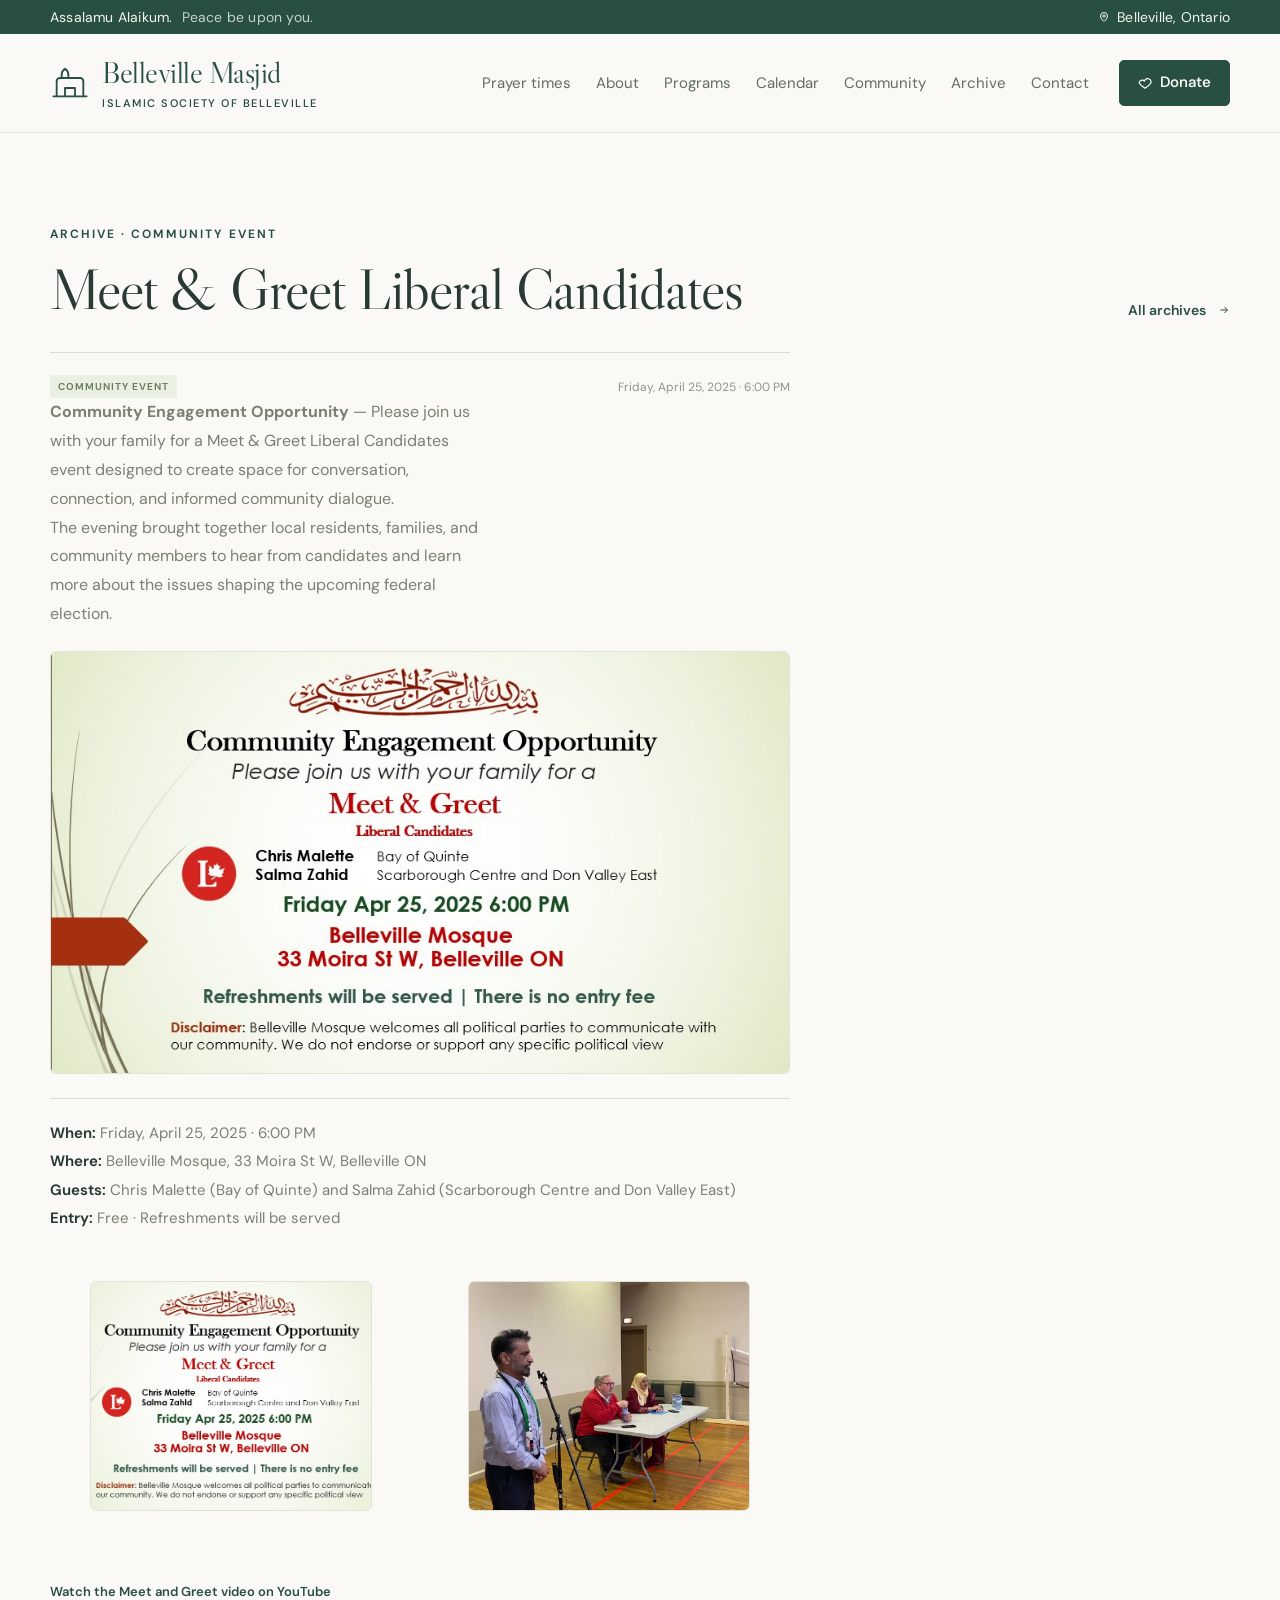
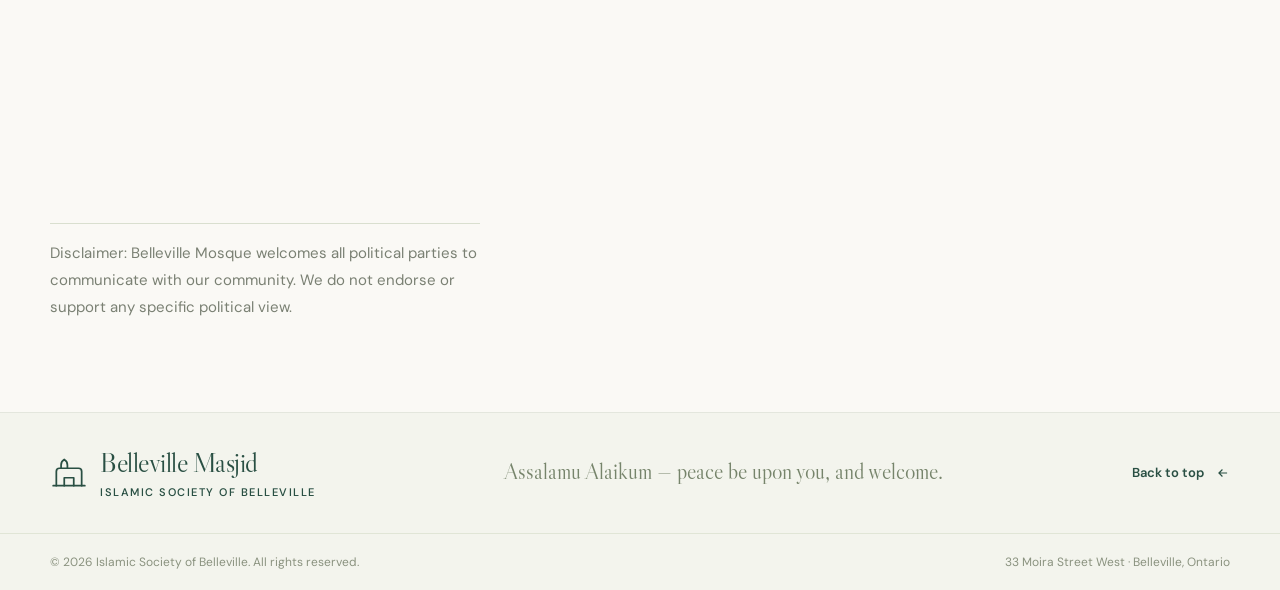
<file: archive-meet-greet-candidates.html>
<!DOCTYPE html>
<html lang="en">
<head>
  <meta charset="UTF-8" />
  <meta name="viewport" content="width=device-width, initial-scale=1.0" />
  <title>Meet &amp; Greet Liberal Candidates | Belleville Masjid</title>
  <meta name="description" content="Community members gathered at Belleville Mosque to meet local Liberal candidates and discuss community priorities." />
  <meta name="theme-color" content="#294f43" />
  <link rel="icon" type="image/png" href="Allah-logo-small.png" />
  <link rel="preconnect" href="https://fonts.googleapis.com" />
  <link rel="preconnect" href="https://fonts.gstatic.com" crossorigin />
  <link href="https://fonts.googleapis.com/css2?family=DM+Sans:wght@400;450;500;550;600;650;700&family=Libre+Caslon+Display&display=swap" rel="stylesheet" />
  <link rel="stylesheet" href="css/styles.css" />
</head>
<body>
  <a class="skip-link" href="#main">Skip to content</a>

  <div class="welcome-bar">
    <div class="container welcome-inner">
      <span>Assalamu Alaikum. <span class="welcome-secondary">Peace be upon you.</span></span>
      <a href="https://www.google.com/maps/search/?api=1&query=Islamic+Society+of+Belleville+33+Moira+Street+West+Belleville+Ontario" target="_blank" rel="noreferrer">
        <svg width="12" height="12" viewBox="0 0 24 24" fill="none" stroke="currentColor" stroke-width="2" aria-hidden="true"><path d="M12 21s-7-5.1-7-11a7 7 0 0 1 14 0c0 5.9-7 11-7 11z"/><circle cx="12" cy="10" r="2.5"/></svg>
        Belleville, Ontario
      </a>
    </div>
  </div>

  <header class="site-header">
    <div class="container nav-inner">
      <a class="brand" href="index.html" aria-label="Belleville Masjid home">
        <svg width="40" height="40" viewBox="0 0 48 48" fill="none" aria-hidden="true">
          <path d="M8 40V22a4 4 0 0 1 4-4h24a4 4 0 0 1 4 4v18" stroke="currentColor" stroke-width="2.2" stroke-linecap="round"/>
          <path d="M4 40h40" stroke="currentColor" stroke-width="2.2" stroke-linecap="round"/>
          <path d="M14 18v-4c0-3 1.6-5.6 4-7 2.4 1.4 4 4 4 7v4" stroke="currentColor" stroke-width="2.2" stroke-linecap="round"/>
          <path d="M18 40V30h12v10" stroke="currentColor" stroke-width="2.2" stroke-linecap="round" stroke-linejoin="round"/>
        </svg>
        <span>Belleville Masjid<small>ISLAMIC SOCIETY OF BELLEVILLE</small></span>
      </a>

      <nav class="main-nav" id="main-nav" aria-label="Primary">
        <a href="index.html#prayer-times">Prayer times</a>
        <a href="index.html#about">About</a>
        <a href="index.html#programs">Programs</a>
        <a href="index.html#islamic-calendar">Calendar</a>
        <a href="index.html#community">Community</a>
        <a href="archive.html" class="active">Archive</a>
        <a href="index.html#contact">Contact</a>
      </nav>

      <a class="button nav-donate" href="index.html#donate">
        <svg width="14" height="14" viewBox="0 0 24 24" fill="none" stroke="currentColor" stroke-width="2" aria-hidden="true"><path d="M12 21s-7.5-4.7-10-9a5.3 5.3 0 0 1 9-3.4A5.3 5.3 0 0 1 22 12c-2.5 4.3-10 9-10 9z"/></svg>
        Donate
      </a>
    </div>
  </header>

  <main id="main">
    <section class="container section-space archive-page event-page">
      <div class="section-heading">
        <div>
          <div class="eyebrow">ARCHIVE &middot; COMMUNITY EVENT</div>
          <h1>Meet &amp; Greet Liberal Candidates</h1>
        </div>
        <a class="text-link" href="archive.html">All archives
          <svg width="12" height="12" viewBox="0 0 24 24" fill="none" stroke="currentColor" stroke-width="2" aria-hidden="true"><path d="M5 12h14M13 6l6 6-6 6"/></svg>
        </a>
      </div>

      <article class="notice-card event-detail">
        <div class="notice-top"><span class="tag">COMMUNITY EVENT</span><span>Friday, April 25, 2025 &middot; 6:00 PM</span></div>

        <p><strong>Community Engagement Opportunity</strong> &mdash; Please join us with your family for a Meet &amp; Greet Liberal Candidates event designed to create space for conversation, connection, and informed community dialogue.</p>
        <p>The evening brought together local residents, families, and community members to hear from candidates and learn more about the issues shaping the upcoming federal election.</p>

        <figure class="event-poster">
          <img src="images/meet-greet-candidates.jpg" alt="Meet and Greet Liberal Candidates poster showing Chris Malette and Salma Zahid" loading="lazy" />
        </figure>

        <div class="event-facts">
          <strong>When:</strong> Friday, April 25, 2025 &middot; 6:00 PM<br />
          <strong>Where:</strong> Belleville Mosque, 33 Moira St W, Belleville ON<br />
          <strong>Guests:</strong> Chris Malette (Bay of Quinte) and Salma Zahid (Scarborough Centre and Don Valley East)<br />
          <strong>Entry:</strong> Free &middot; Refreshments will be served
        </div>

        <div class="event-gallery" style="display:grid; grid-template-columns: repeat(auto-fit, minmax(220px, 1fr)); gap: 1rem; margin: 2rem 0;">
          <figure>
            <img src="images/meet-greet-candidates.jpg" alt="Meet and Greet Liberal Candidates event poster" loading="lazy" />
          </figure>
          <figure>
            <img src="images/meet-greet-video-frame.jpg" alt="Community members and candidates at the Meet and Greet event" loading="lazy" />
          </figure>
        </div>

        <p class="event-video"><a class="text-link" href="https://youtu.be/wy4GgYXtTZA" target="_blank" rel="noreferrer">Watch the Meet and Greet video on YouTube</a></p>

        <p class="event-media">Disclaimer: Belleville Mosque welcomes all political parties to communicate with our community. We do not endorse or support any specific political view.</p>
      </article>
    </section>
  </main>

  <footer class="site-footer">
    <div class="container footer-main">
      <a class="brand" href="index.html">
        <svg width="38" height="38" viewBox="0 0 48 48" fill="none" aria-hidden="true">
          <path d="M8 40V22a4 4 0 0 1 4-4h24a4 4 0 0 1 4 4v18" stroke="currentColor" stroke-width="2.2" stroke-linecap="round"/>
          <path d="M4 40h40" stroke="currentColor" stroke-width="2.2" stroke-linecap="round"/>
          <path d="M14 18v-4c0-3 1.6-5.6 4-7 2.4 1.4 4 4 4 7v4" stroke="currentColor" stroke-width="2.2" stroke-linecap="round"/>
          <path d="M18 40V30h12v10" stroke="currentColor" stroke-width="2.2" stroke-linecap="round" stroke-linejoin="round"/>
        </svg>
        <span>Belleville Masjid<small>ISLAMIC SOCIETY OF BELLEVILLE</small></span>
      </a>
      <p>Assalamu Alaikum &mdash; peace be upon you, and welcome.</p>
      <a class="text-link" href="#main">Back to top
        <svg class="up-arrow" width="14" height="14" viewBox="0 0 24 24" fill="none" stroke="currentColor" stroke-width="2" aria-hidden="true"><path d="M5 12h14M13 6l6 6-6 6"/></svg>
      </a>
    </div>
    <div class="footer-bottom">
      <div class="container footer-bottom-inner">
        <span>&copy; <span id="year"></span> Islamic Society of Belleville. All rights reserved.</span>
        <span>33 Moira Street West &middot; Belleville, Ontario</span>
      </div>
    </div>
  </footer>

  <script src="js/main.js"></script>
</body>
</html>
</file>
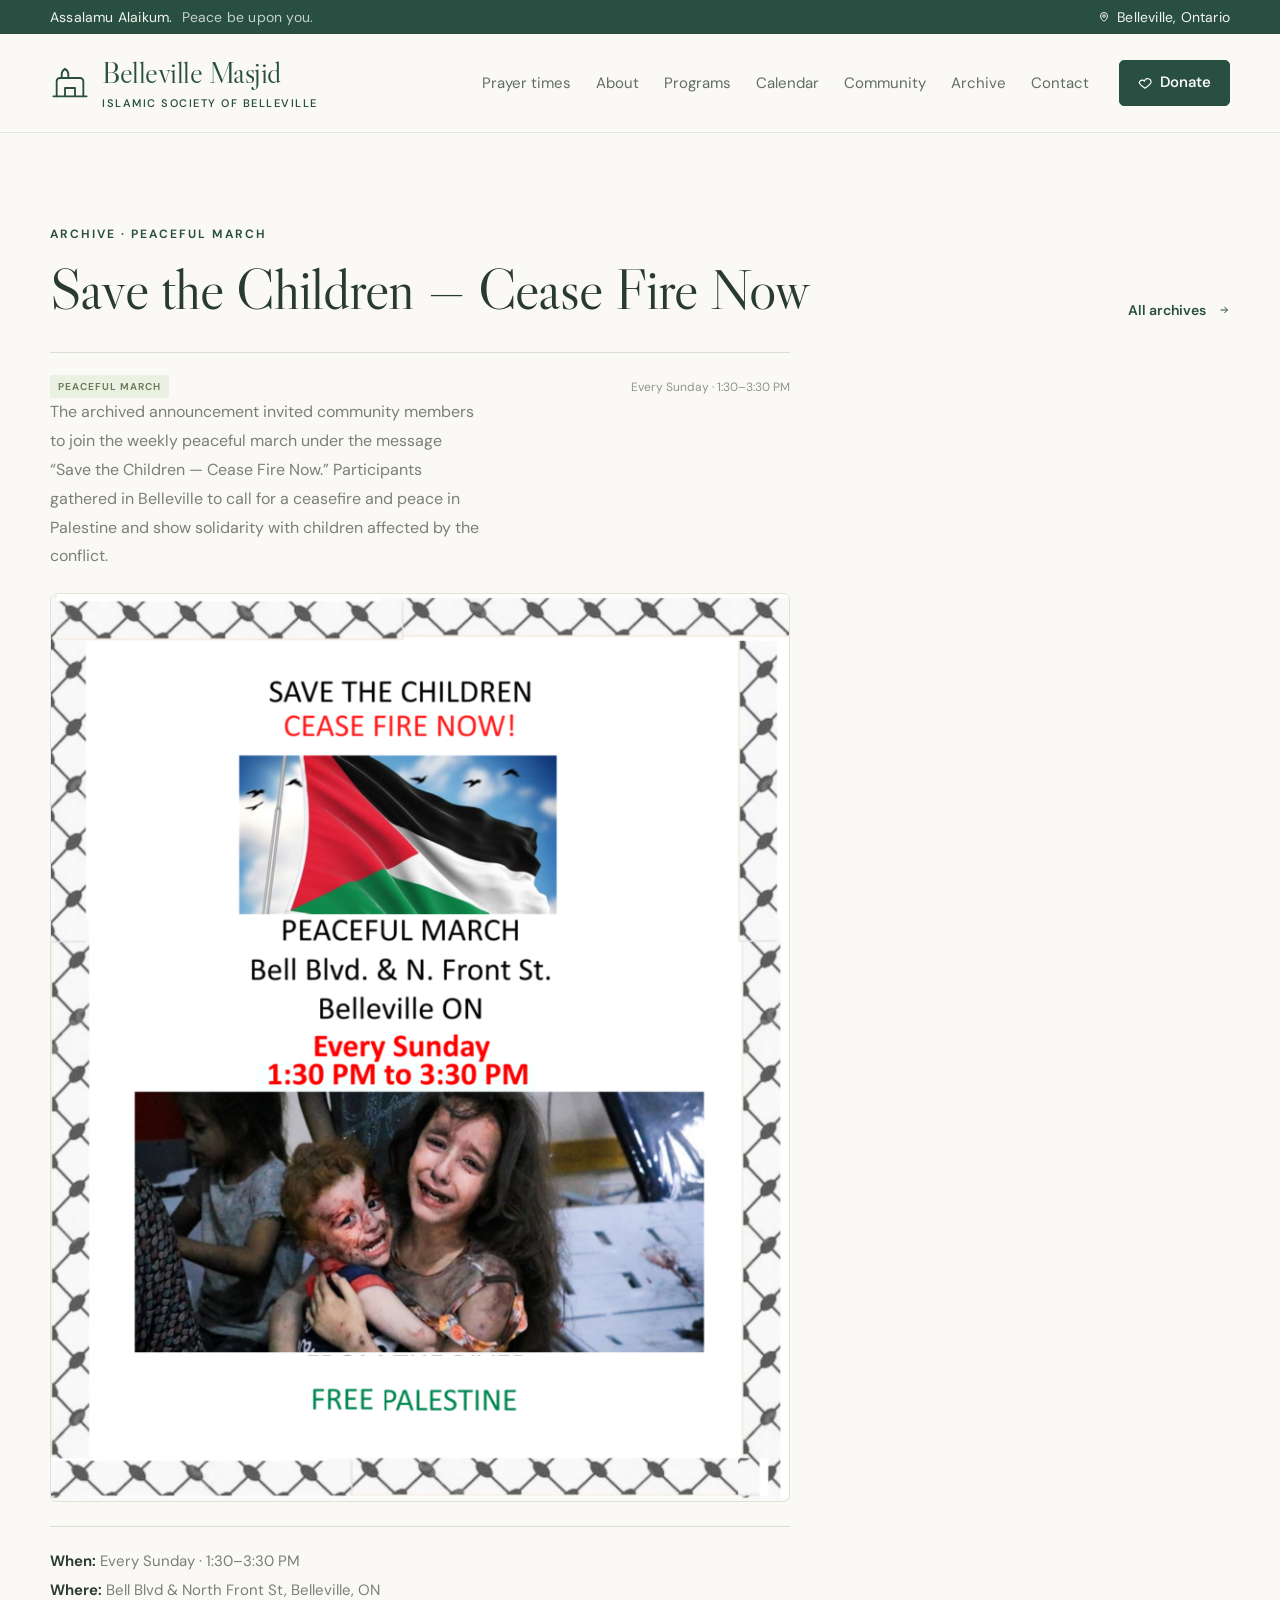
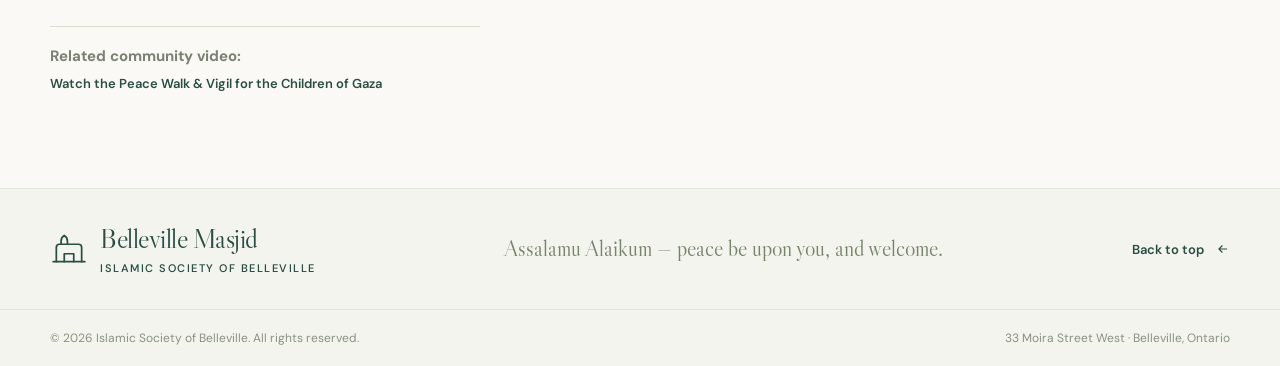
<file: archive-peace-march.html>
<!DOCTYPE html>
<html lang="en">
<head>
  <meta charset="UTF-8" />
  <meta name="viewport" content="width=device-width, initial-scale=1.0" />
  <title>Peaceful March for Gaza | Belleville Masjid</title>
  <meta name="description" content="A weekly peaceful march in Belleville calling for a ceasefire and peace in Palestine, held in solidarity with children affected by the conflict." />
  <meta name="theme-color" content="#294f43" />
  <link rel="icon" type="image/png" href="Allah-logo-small.png" />
  <link rel="preconnect" href="https://fonts.googleapis.com" />
  <link rel="preconnect" href="https://fonts.gstatic.com" crossorigin />
  <link href="https://fonts.googleapis.com/css2?family=DM+Sans:wght@400;450;500;550;600;650;700&family=Libre+Caslon+Display&display=swap" rel="stylesheet" />
  <link rel="stylesheet" href="css/styles.css" />
</head>
<body>
  <a class="skip-link" href="#main">Skip to content</a>

  <div class="welcome-bar">
    <div class="container welcome-inner">
      <span>Assalamu Alaikum. <span class="welcome-secondary">Peace be upon you.</span></span>
      <a href="https://www.google.com/maps/search/?api=1&query=Islamic+Society+of+Belleville+33+Moira+Street+West+Belleville+Ontario" target="_blank" rel="noreferrer">
        <svg width="12" height="12" viewBox="0 0 24 24" fill="none" stroke="currentColor" stroke-width="2" aria-hidden="true"><path d="M12 21s-7-5.1-7-11a7 7 0 0 1 14 0c0 5.9-7 11-7 11z"/><circle cx="12" cy="10" r="2.5"/></svg>
        Belleville, Ontario
      </a>
    </div>
  </div>

  <header class="site-header">
    <div class="container nav-inner">
      <a class="brand" href="index.html" aria-label="Belleville Masjid home">
        <svg width="40" height="40" viewBox="0 0 48 48" fill="none" aria-hidden="true">
          <path d="M8 40V22a4 4 0 0 1 4-4h24a4 4 0 0 1 4 4v18" stroke="currentColor" stroke-width="2.2" stroke-linecap="round"/>
          <path d="M4 40h40" stroke="currentColor" stroke-width="2.2" stroke-linecap="round"/>
          <path d="M14 18v-4c0-3 1.6-5.6 4-7 2.4 1.4 4 4 4 7v4" stroke="currentColor" stroke-width="2.2" stroke-linecap="round"/>
          <path d="M18 40V30h12v10" stroke="currentColor" stroke-width="2.2" stroke-linecap="round" stroke-linejoin="round"/>
        </svg>
        <span>Belleville Masjid<small>ISLAMIC SOCIETY OF BELLEVILLE</small></span>
      </a>

      <nav class="main-nav" id="main-nav" aria-label="Primary">
        <a href="index.html#prayer-times">Prayer times</a>
        <a href="index.html#about">About</a>
        <a href="index.html#programs">Programs</a>
        <a href="index.html#islamic-calendar">Calendar</a>
        <a href="index.html#community">Community</a>
        <a href="archive.html" class="active">Archive</a>
        <a href="index.html#contact">Contact</a>
      </nav>

      <a class="button nav-donate" href="index.html#donate">
        <svg width="14" height="14" viewBox="0 0 24 24" fill="none" stroke="currentColor" stroke-width="2" aria-hidden="true"><path d="M12 21s-7.5-4.7-10-9a5.3 5.3 0 0 1 9-3.4A5.3 5.3 0 0 1 22 12c-2.5 4.3-10 9-10 9z"/></svg>
        Donate
      </a>
    </div>
  </header>

  <main id="main">
    <section class="container section-space archive-page event-page">
      <div class="section-heading">
        <div>
          <div class="eyebrow">ARCHIVE &middot; PEACEFUL MARCH</div>
          <h1>Save the Children &mdash; Cease Fire Now</h1>
        </div>
        <a class="text-link" href="archive.html">All archives
          <svg width="12" height="12" viewBox="0 0 24 24" fill="none" stroke="currentColor" stroke-width="2" aria-hidden="true"><path d="M5 12h14M13 6l6 6-6 6"/></svg>
        </a>
      </div>

      <article class="notice-card event-detail">
        <div class="notice-top"><span class="tag">PEACEFUL MARCH</span><span>Every Sunday &middot; 1:30&ndash;3:30 PM</span></div>
        <p>The archived announcement invited community members to join the weekly peaceful march under the message &ldquo;Save the Children &mdash; Cease Fire Now.&rdquo; Participants gathered in Belleville to call for a ceasefire and peace in Palestine and show solidarity with children affected by the conflict.</p>
        <figure class="event-poster">
          <img src="images/palestine-sunday-protest.png" alt="Save the Children, Cease Fire Now poster for a peaceful march in Belleville" loading="lazy" />
        </figure>
        <div class="event-facts">
          <strong>When:</strong> Every Sunday &middot; 1:30&ndash;3:30 PM<br />
          <strong>Where:</strong> Bell Blvd &amp; North Front St, Belleville, ON
        </div>
        <p class="event-media"><strong>Related community video:</strong> <a class="text-link" href="https://youtu.be/lj35XuVnGNQ" target="_blank" rel="noreferrer">Watch the Peace Walk &amp; Vigil for the Children of Gaza</a></p>
      </article>
    </section>
  </main>

  <footer class="site-footer">
    <div class="container footer-main">
      <a class="brand" href="index.html">
        <svg width="38" height="38" viewBox="0 0 48 48" fill="none" aria-hidden="true">
          <path d="M8 40V22a4 4 0 0 1 4-4h24a4 4 0 0 1 4 4v18" stroke="currentColor" stroke-width="2.2" stroke-linecap="round"/>
          <path d="M4 40h40" stroke="currentColor" stroke-width="2.2" stroke-linecap="round"/>
          <path d="M14 18v-4c0-3 1.6-5.6 4-7 2.4 1.4 4 4 4 7v4" stroke="currentColor" stroke-width="2.2" stroke-linecap="round"/>
          <path d="M18 40V30h12v10" stroke="currentColor" stroke-width="2.2" stroke-linecap="round" stroke-linejoin="round"/>
        </svg>
        <span>Belleville Masjid<small>ISLAMIC SOCIETY OF BELLEVILLE</small></span>
      </a>
      <p>Assalamu Alaikum &mdash; peace be upon you, and welcome.</p>
      <a class="text-link" href="#main">Back to top
        <svg class="up-arrow" width="14" height="14" viewBox="0 0 24 24" fill="none" stroke="currentColor" stroke-width="2" aria-hidden="true"><path d="M5 12h14M13 6l6 6-6 6"/></svg>
      </a>
    </div>
    <div class="footer-bottom">
      <div class="container footer-bottom-inner">
        <span>&copy; <span id="year"></span> Islamic Society of Belleville. All rights reserved.</span>
        <span>33 Moira Street West &middot; Belleville, Ontario</span>
      </div>
    </div>
  </footer>

  <script src="js/main.js"></script>
</body>
</html>
</file>
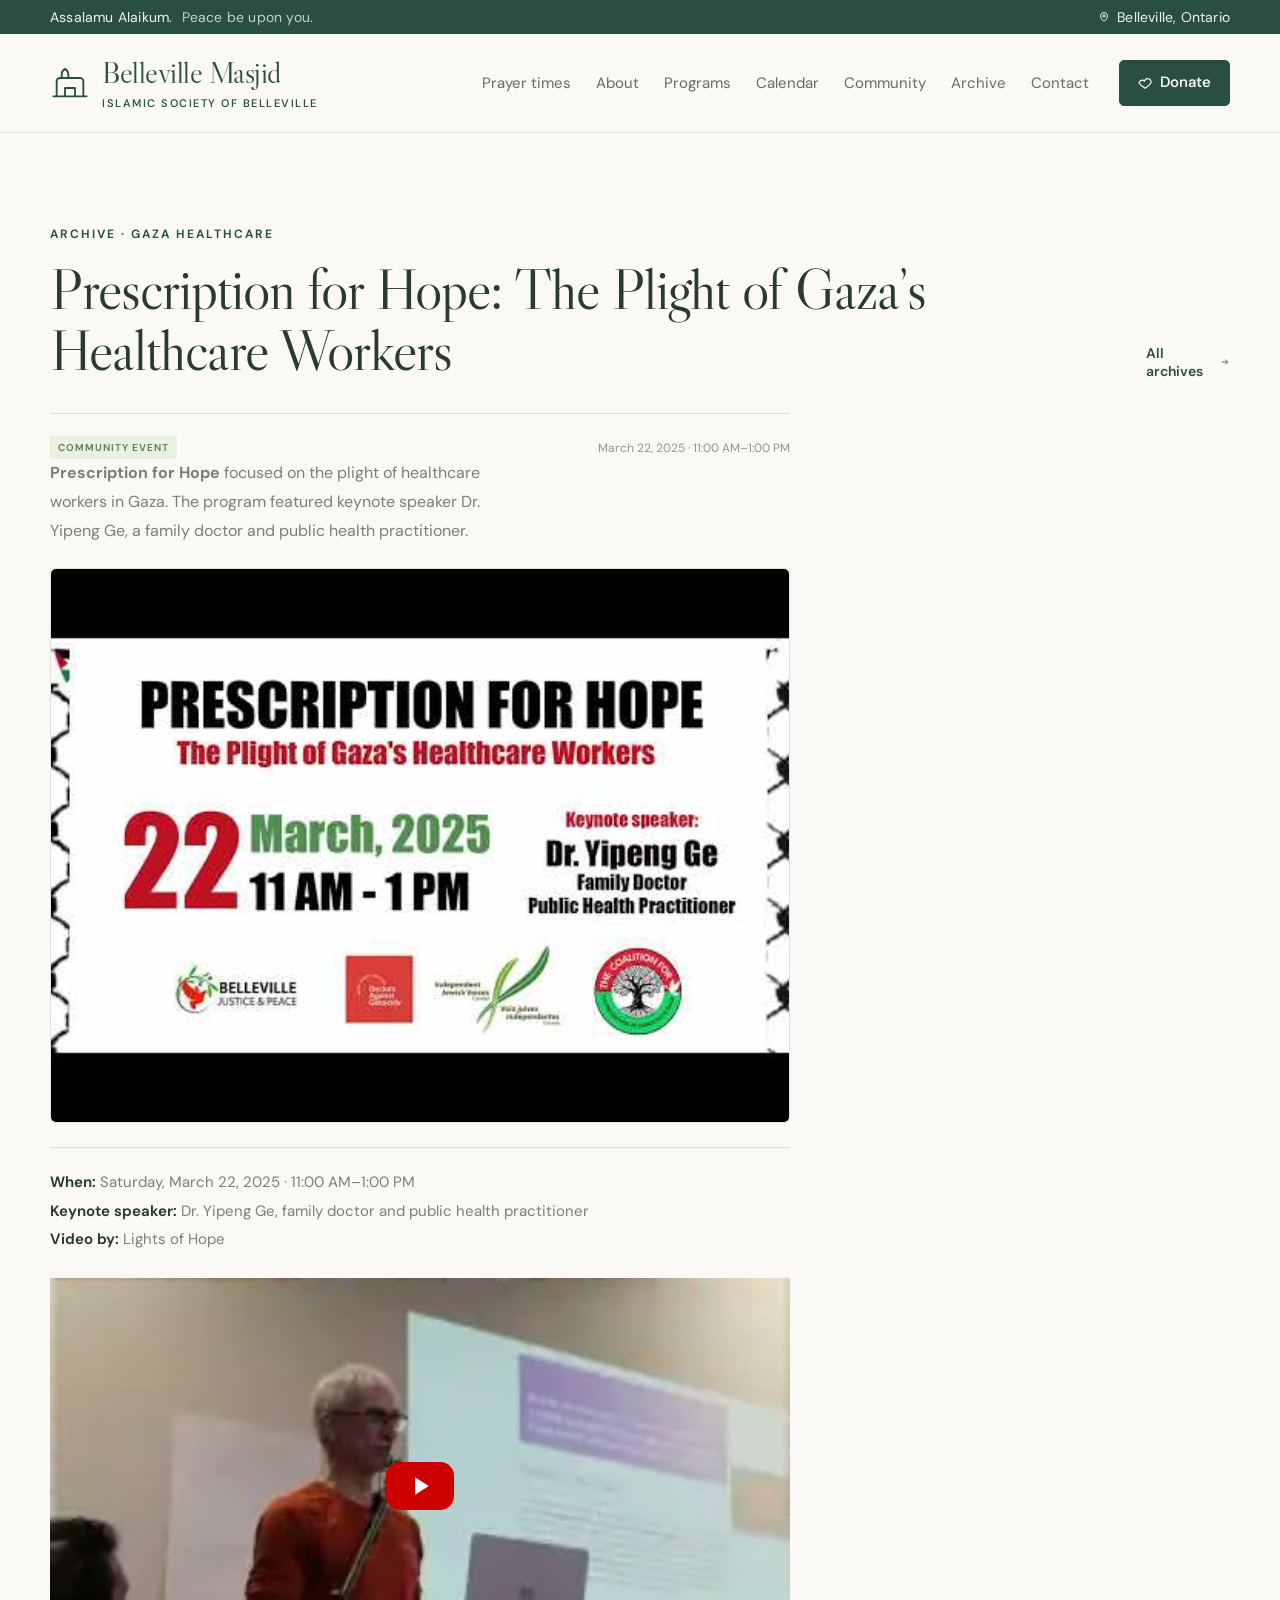
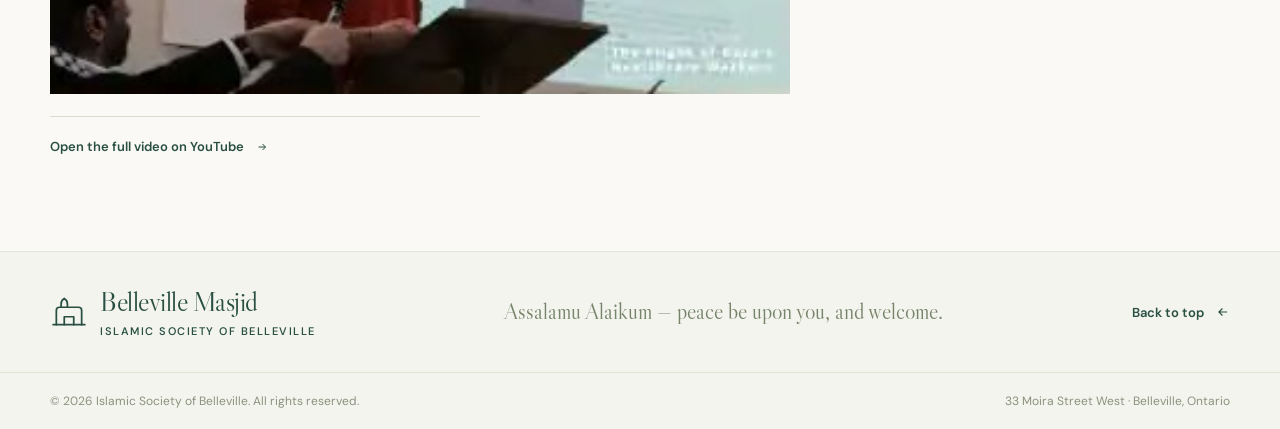
<file: archive-prescription-for-hope.html>
<!DOCTYPE html>
<html lang="en">
<head>
  <meta charset="UTF-8" />
  <meta name="viewport" content="width=device-width, initial-scale=1.0" />
  <title>Prescription for Hope | Belleville Masjid</title>
  <meta name="description" content="Prescription for Hope: The Plight of Gaza's Healthcare Workers, a March 2025 community event featuring Dr. Yipeng Ge." />
  <meta name="theme-color" content="#294f43" />
  <link rel="icon" type="image/png" href="Allah-logo-small.png" />
  <link rel="preconnect" href="https://fonts.googleapis.com" />
  <link rel="preconnect" href="https://fonts.gstatic.com" crossorigin />
  <link href="https://fonts.googleapis.com/css2?family=DM+Sans:wght@400;450;500;550;600;650;700&family=Libre+Caslon+Display&display=swap" rel="stylesheet" />
  <link rel="stylesheet" href="css/styles.css" />
</head>
<body>
  <a class="skip-link" href="#main">Skip to content</a>

  <div class="welcome-bar">
    <div class="container welcome-inner">
      <span>Assalamu Alaikum. <span class="welcome-secondary">Peace be upon you.</span></span>
      <a href="https://www.google.com/maps/search/?api=1&query=Islamic+Society+of+Belleville+33+Moira+Street+West+Belleville+Ontario" target="_blank" rel="noreferrer">
        <svg width="12" height="12" viewBox="0 0 24 24" fill="none" stroke="currentColor" stroke-width="2" aria-hidden="true"><path d="M12 21s-7-5.1-7-11a7 7 0 0 1 14 0c0 5.9-7 11-7 11z"/><circle cx="12" cy="10" r="2.5"/></svg>
        Belleville, Ontario
      </a>
    </div>
  </div>

  <header class="site-header">
    <div class="container nav-inner">
      <a class="brand" href="index.html" aria-label="Belleville Masjid home">
        <svg width="40" height="40" viewBox="0 0 48 48" fill="none" aria-hidden="true">
          <path d="M8 40V22a4 4 0 0 1 4-4h24a4 4 0 0 1 4 4v18" stroke="currentColor" stroke-width="2.2" stroke-linecap="round"/>
          <path d="M4 40h40" stroke="currentColor" stroke-width="2.2" stroke-linecap="round"/>
          <path d="M14 18v-4c0-3 1.6-5.6 4-7 2.4 1.4 4 4 4 7v4" stroke="currentColor" stroke-width="2.2" stroke-linecap="round"/>
          <path d="M18 40V30h12v10" stroke="currentColor" stroke-width="2.2" stroke-linecap="round" stroke-linejoin="round"/>
        </svg>
        <span>Belleville Masjid<small>ISLAMIC SOCIETY OF BELLEVILLE</small></span>
      </a>

      <nav class="main-nav" id="main-nav" aria-label="Primary">
        <a href="index.html#prayer-times">Prayer times</a>
        <a href="index.html#about">About</a>
        <a href="index.html#programs">Programs</a>
        <a href="index.html#islamic-calendar">Calendar</a>
        <a href="index.html#community">Community</a>
        <a href="archive.html" class="active">Archive</a>
        <a href="index.html#contact">Contact</a>
      </nav>

      <a class="button nav-donate" href="index.html#donate">
        <svg width="14" height="14" viewBox="0 0 24 24" fill="none" stroke="currentColor" stroke-width="2" aria-hidden="true"><path d="M12 21s-7.5-4.7-10-9a5.3 5.3 0 0 1 9-3.4A5.3 5.3 0 0 1 22 12c-2.5 4.3-10 9-10 9z"/></svg>
        Donate
      </a>
    </div>
  </header>

  <main id="main">
    <section class="container section-space archive-page event-page">
      <div class="section-heading">
        <div>
          <div class="eyebrow">ARCHIVE &middot; GAZA HEALTHCARE</div>
          <h1>Prescription for Hope: The Plight of Gaza&rsquo;s Healthcare Workers</h1>
        </div>
        <a class="text-link" href="archive.html">All archives
          <svg width="12" height="12" viewBox="0 0 24 24" fill="none" stroke="currentColor" stroke-width="2" aria-hidden="true"><path d="M5 12h14M13 6l6 6-6 6"/></svg>
        </a>
      </div>

      <article class="notice-card event-detail">
        <div class="notice-top"><span class="tag">COMMUNITY EVENT</span><span>March 22, 2025 &middot; 11:00 AM&ndash;1:00 PM</span></div>
        <p><strong>Prescription for Hope</strong> focused on the plight of healthcare workers in Gaza. The program featured keynote speaker Dr. Yipeng Ge, a family doctor and public health practitioner.</p>
        <figure class="event-poster">
          <a href="https://www.youtube.com/watch?v=3VPHRV-fDkI" target="_blank" rel="noreferrer" aria-label="Watch Prescription for Hope on YouTube">
            <img src="images/gaza-healthcare-workers.jpg" alt="Prescription for Hope event poster for March 22, 2025, featuring keynote speaker Dr. Yipeng Ge" loading="lazy" />
          </a>
        </figure>
        <div class="event-facts">
          <strong>When:</strong> Saturday, March 22, 2025 &middot; 11:00 AM&ndash;1:00 PM<br />
          <strong>Keynote speaker:</strong> Dr. Yipeng Ge, family doctor and public health practitioner<br />
          <strong>Video by:</strong> Lights of Hope
        </div>
        <div class="event-video" data-video-preview>
          <button class="event-video-preview" type="button" data-video-src="https://www.youtube-nocookie.com/embed/3VPHRV-fDkI?autoplay=1&amp;start=303&amp;rel=0" data-video-title="Prescription for Hope: The Plight of Gaza&rsquo;s Healthcare Workers" aria-label="Play Prescription for Hope video at 5 minutes 3 seconds">
            <img src="images/prescription-for-hope-keyframe.jpg" alt="" loading="lazy" />
            <span class="video-play-icon" aria-hidden="true">
              <svg width="30" height="30" viewBox="0 0 24 24" fill="currentColor"><path d="M8 5v14l11-7z"/></svg>
            </span>
          </button>
        </div>
        <p class="event-media"><a class="text-link" href="https://www.youtube.com/watch?v=3VPHRV-fDkI" target="_blank" rel="noreferrer">Open the full video on YouTube
          <svg width="12" height="12" viewBox="0 0 24 24" fill="none" stroke="currentColor" stroke-width="2" aria-hidden="true"><path d="M5 12h14M13 6l6 6-6 6"/></svg>
        </a></p>
      </article>
    </section>
  </main>

  <footer class="site-footer">
    <div class="container footer-main">
      <a class="brand" href="index.html">
        <svg width="38" height="38" viewBox="0 0 48 48" fill="none" aria-hidden="true">
          <path d="M8 40V22a4 4 0 0 1 4-4h24a4 4 0 0 1 4 4v18" stroke="currentColor" stroke-width="2.2" stroke-linecap="round"/>
          <path d="M4 40h40" stroke="currentColor" stroke-width="2.2" stroke-linecap="round"/>
          <path d="M14 18v-4c0-3 1.6-5.6 4-7 2.4 1.4 4 4 4 7v4" stroke="currentColor" stroke-width="2.2" stroke-linecap="round"/>
          <path d="M18 40V30h12v10" stroke="currentColor" stroke-width="2.2" stroke-linecap="round" stroke-linejoin="round"/>
        </svg>
        <span>Belleville Masjid<small>ISLAMIC SOCIETY OF BELLEVILLE</small></span>
      </a>
      <p>Assalamu Alaikum &mdash; peace be upon you, and welcome.</p>
      <a class="text-link" href="#main">Back to top
        <svg class="up-arrow" width="14" height="14" viewBox="0 0 24 24" fill="none" stroke="currentColor" stroke-width="2" aria-hidden="true"><path d="M5 12h14M13 6l6 6-6 6"/></svg>
      </a>
    </div>
    <div class="footer-bottom">
      <div class="container footer-bottom-inner">
        <span>&copy; <span id="year"></span> Islamic Society of Belleville. All rights reserved.</span>
        <span>33 Moira Street West &middot; Belleville, Ontario</span>
      </div>
    </div>
  </footer>

  <script src="js/main.js"></script>
</body>
</html>
</file>
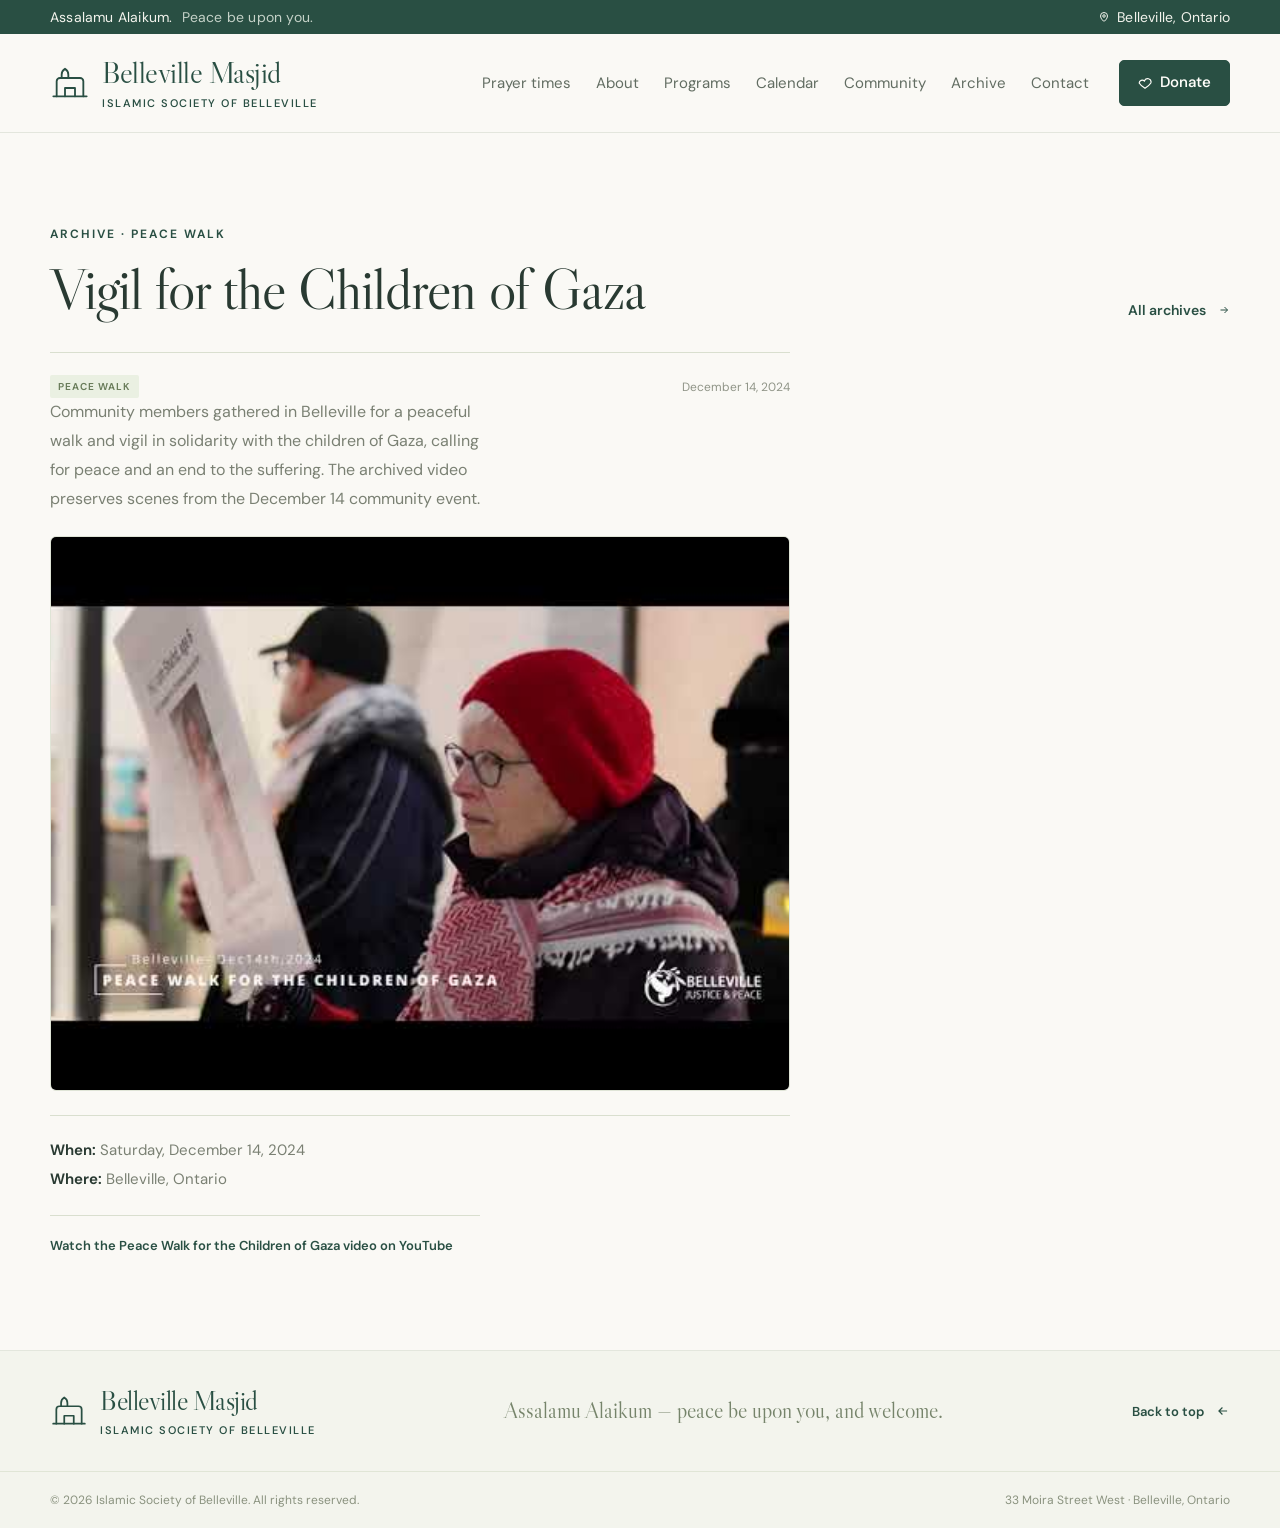
<file: archive-vigil-gaza.html>
<!DOCTYPE html>
<html lang="en">
<head>
  <meta charset="UTF-8" />
  <meta name="viewport" content="width=device-width, initial-scale=1.0" />
  <title>Vigil for the Children of Gaza | Belleville Masjid</title>
  <meta name="description" content="A community peace walk and vigil held in Belleville in solidarity with the children of Gaza, calling for peace." />
  <meta name="theme-color" content="#294f43" />
  <link rel="icon" type="image/png" href="Allah-logo-small.png" />
  <link rel="preconnect" href="https://fonts.googleapis.com" />
  <link rel="preconnect" href="https://fonts.gstatic.com" crossorigin />
  <link href="https://fonts.googleapis.com/css2?family=DM+Sans:wght@400;450;500;550;600;650;700&family=Libre+Caslon+Display&display=swap" rel="stylesheet" />
  <link rel="stylesheet" href="css/styles.css" />
</head>
<body>
  <a class="skip-link" href="#main">Skip to content</a>

  <div class="welcome-bar">
    <div class="container welcome-inner">
      <span>Assalamu Alaikum. <span class="welcome-secondary">Peace be upon you.</span></span>
      <a href="https://www.google.com/maps/search/?api=1&query=Islamic+Society+of+Belleville+33+Moira+Street+West+Belleville+Ontario" target="_blank" rel="noreferrer">
        <svg width="12" height="12" viewBox="0 0 24 24" fill="none" stroke="currentColor" stroke-width="2" aria-hidden="true"><path d="M12 21s-7-5.1-7-11a7 7 0 0 1 14 0c0 5.9-7 11-7 11z"/><circle cx="12" cy="10" r="2.5"/></svg>
        Belleville, Ontario
      </a>
    </div>
  </div>

  <header class="site-header">
    <div class="container nav-inner">
      <a class="brand" href="index.html" aria-label="Belleville Masjid home">
        <svg width="40" height="40" viewBox="0 0 48 48" fill="none" aria-hidden="true">
          <path d="M8 40V22a4 4 0 0 1 4-4h24a4 4 0 0 1 4 4v18" stroke="currentColor" stroke-width="2.2" stroke-linecap="round"/>
          <path d="M4 40h40" stroke="currentColor" stroke-width="2.2" stroke-linecap="round"/>
          <path d="M14 18v-4c0-3 1.6-5.6 4-7 2.4 1.4 4 4 4 7v4" stroke="currentColor" stroke-width="2.2" stroke-linecap="round"/>
          <path d="M18 40V30h12v10" stroke="currentColor" stroke-width="2.2" stroke-linecap="round" stroke-linejoin="round"/>
        </svg>
        <span>Belleville Masjid<small>ISLAMIC SOCIETY OF BELLEVILLE</small></span>
      </a>

      <nav class="main-nav" id="main-nav" aria-label="Primary">
        <a href="index.html#prayer-times">Prayer times</a>
        <a href="index.html#about">About</a>
        <a href="index.html#programs">Programs</a>
        <a href="index.html#islamic-calendar">Calendar</a>
        <a href="index.html#community">Community</a>
        <a href="archive.html" class="active">Archive</a>
        <a href="index.html#contact">Contact</a>
      </nav>

      <a class="button nav-donate" href="index.html#donate">
        <svg width="14" height="14" viewBox="0 0 24 24" fill="none" stroke="currentColor" stroke-width="2" aria-hidden="true"><path d="M12 21s-7.5-4.7-10-9a5.3 5.3 0 0 1 9-3.4A5.3 5.3 0 0 1 22 12c-2.5 4.3-10 9-10 9z"/></svg>
        Donate
      </a>
    </div>
  </header>

  <main id="main">
    <section class="container section-space archive-page event-page">
      <div class="section-heading">
        <div>
          <div class="eyebrow">ARCHIVE &middot; PEACE WALK</div>
          <h1>Vigil for the Children of Gaza</h1>
        </div>
        <a class="text-link" href="archive.html">All archives
          <svg width="12" height="12" viewBox="0 0 24 24" fill="none" stroke="currentColor" stroke-width="2" aria-hidden="true"><path d="M5 12h14M13 6l6 6-6 6"/></svg>
        </a>
      </div>

      <article class="notice-card event-detail">
        <div class="notice-top"><span class="tag">PEACE WALK</span><span>December 14, 2024</span></div>
        <p>Community members gathered in Belleville for a peaceful walk and vigil in solidarity with the children of Gaza, calling for peace and an end to the suffering. The archived video preserves scenes from the December 14 community event.</p>
        <figure class="event-poster">
          <img src="images/gaza-peace-walk-video.jpg" alt="Still from the December 14, 2024 Peace Walk for the Children of Gaza in Belleville" loading="lazy" />
        </figure>
        <div class="event-facts">
          <strong>When:</strong> Saturday, December 14, 2024<br />
          <strong>Where:</strong> Belleville, Ontario
        </div>
        <p class="event-media"><a class="text-link" href="https://youtu.be/lj35XuVnGNQ" target="_blank" rel="noreferrer">Watch the Peace Walk for the Children of Gaza video on YouTube</a></p>
      </article>
    </section>
  </main>

  <footer class="site-footer">
    <div class="container footer-main">
      <a class="brand" href="index.html">
        <svg width="38" height="38" viewBox="0 0 48 48" fill="none" aria-hidden="true">
          <path d="M8 40V22a4 4 0 0 1 4-4h24a4 4 0 0 1 4 4v18" stroke="currentColor" stroke-width="2.2" stroke-linecap="round"/>
          <path d="M4 40h40" stroke="currentColor" stroke-width="2.2" stroke-linecap="round"/>
          <path d="M14 18v-4c0-3 1.6-5.6 4-7 2.4 1.4 4 4 4 7v4" stroke="currentColor" stroke-width="2.2" stroke-linecap="round"/>
          <path d="M18 40V30h12v10" stroke="currentColor" stroke-width="2.2" stroke-linecap="round" stroke-linejoin="round"/>
        </svg>
        <span>Belleville Masjid<small>ISLAMIC SOCIETY OF BELLEVILLE</small></span>
      </a>
      <p>Assalamu Alaikum &mdash; peace be upon you, and welcome.</p>
      <a class="text-link" href="#main">Back to top
        <svg class="up-arrow" width="14" height="14" viewBox="0 0 24 24" fill="none" stroke="currentColor" stroke-width="2" aria-hidden="true"><path d="M5 12h14M13 6l6 6-6 6"/></svg>
      </a>
    </div>
    <div class="footer-bottom">
      <div class="container footer-bottom-inner">
        <span>&copy; <span id="year"></span> Islamic Society of Belleville. All rights reserved.</span>
        <span>33 Moira Street West &middot; Belleville, Ontario</span>
      </div>
    </div>
  </footer>

  <script src="js/main.js"></script>
</body>
</html>
</file>
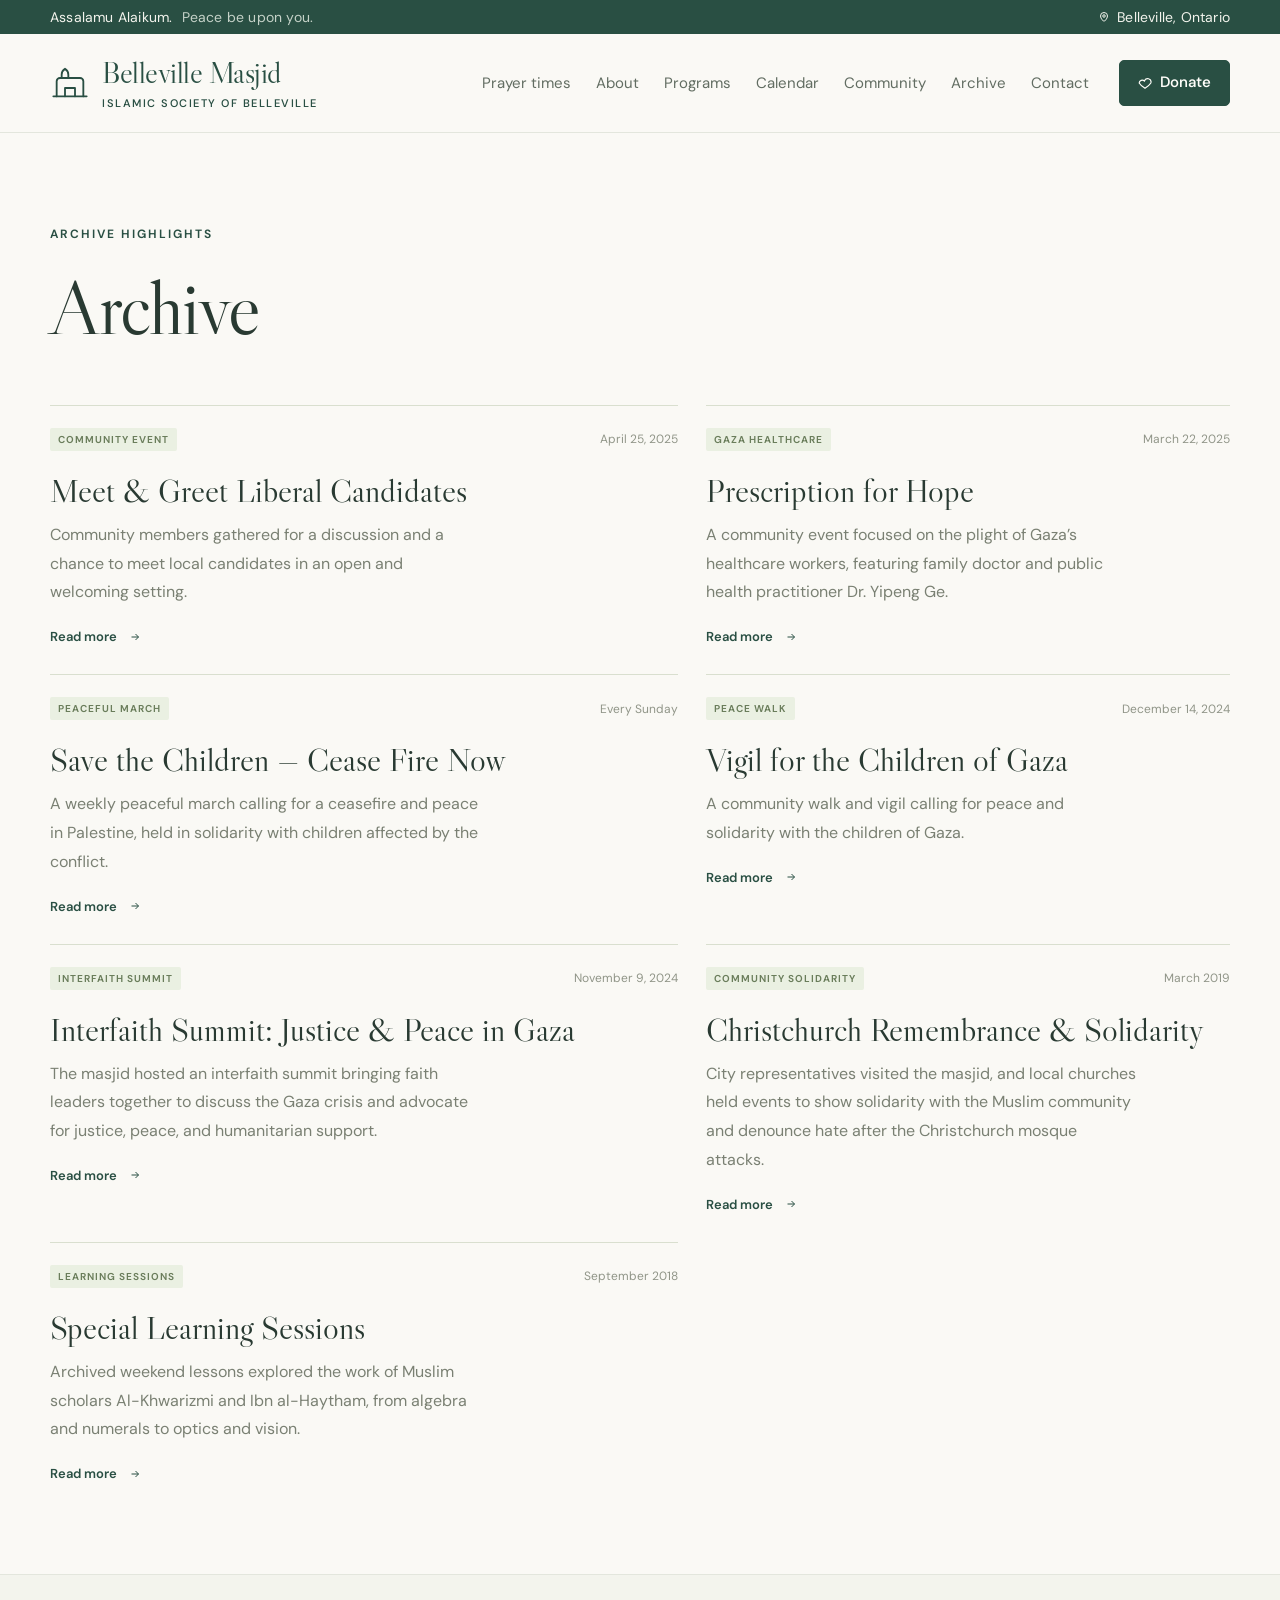
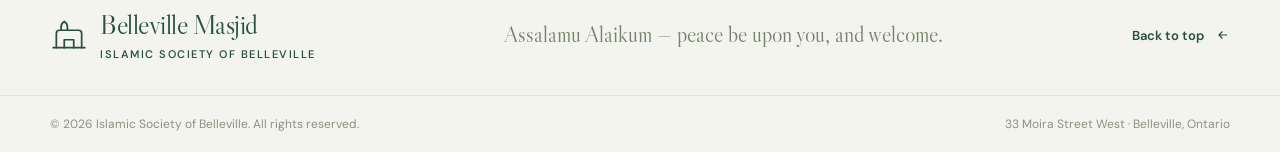
<file: archive.html>
<!DOCTYPE html>
<html lang="en">
<head>
  <meta charset="UTF-8" />
  <meta name="viewport" content="width=device-width, initial-scale=1.0" />
  <title>Archive | Belleville Masjid</title>
  <meta name="description" content="Historic community updates, programs, and events from the Islamic Society of Belleville archive." />
  <meta name="theme-color" content="#294f43" />
  <link rel="icon" type="image/png" href="Allah-logo-small.png" />
  <link rel="preconnect" href="https://fonts.googleapis.com" />
  <link rel="preconnect" href="https://fonts.gstatic.com" crossorigin />
  <link href="https://fonts.googleapis.com/css2?family=DM+Sans:wght@400;450;500;550;600;650;700&family=Libre+Caslon+Display&display=swap" rel="stylesheet" />
  <link rel="stylesheet" href="css/styles.css" />
</head>
<body>
  <a class="skip-link" href="#main">Skip to content</a>

  <div class="welcome-bar">
    <div class="container welcome-inner">
      <span>Assalamu Alaikum. <span class="welcome-secondary">Peace be upon you.</span></span>
      <a href="https://www.google.com/maps/search/?api=1&query=Islamic+Society+of+Belleville+33+Moira+Street+West+Belleville+Ontario" target="_blank" rel="noreferrer">
        <svg width="12" height="12" viewBox="0 0 24 24" fill="none" stroke="currentColor" stroke-width="2" aria-hidden="true"><path d="M12 21s-7-5.1-7-11a7 7 0 0 1 14 0c0 5.9-7 11-7 11z"/><circle cx="12" cy="10" r="2.5"/></svg>
        Belleville, Ontario
      </a>
    </div>
  </div>

  <header class="site-header">
    <div class="container nav-inner">
      <a class="brand" href="index.html" aria-label="Belleville Masjid home">
        <svg width="40" height="40" viewBox="0 0 48 48" fill="none" aria-hidden="true">
          <path d="M8 40V22a4 4 0 0 1 4-4h24a4 4 0 0 1 4 4v18" stroke="currentColor" stroke-width="2.2" stroke-linecap="round"/>
          <path d="M4 40h40" stroke="currentColor" stroke-width="2.2" stroke-linecap="round"/>
          <path d="M14 18v-4c0-3 1.6-5.6 4-7 2.4 1.4 4 4 4 7v4" stroke="currentColor" stroke-width="2.2" stroke-linecap="round"/>
          <path d="M18 40V30h12v10" stroke="currentColor" stroke-width="2.2" stroke-linecap="round" stroke-linejoin="round"/>
        </svg>
        <span>Belleville Masjid<small>ISLAMIC SOCIETY OF BELLEVILLE</small></span>
      </a>

      <nav class="main-nav" id="main-nav" aria-label="Primary">
        <a href="index.html#prayer-times">Prayer times</a>
        <a href="index.html#about">About</a>
        <a href="index.html#programs">Programs</a>
        <a href="index.html#islamic-calendar">Calendar</a>
        <a href="index.html#community">Community</a>
        <a href="archive.html" class="active">Archive</a>
        <a href="index.html#contact">Contact</a>
      </nav>

      <a class="button nav-donate" href="index.html#donate">
        <svg width="14" height="14" viewBox="0 0 24 24" fill="none" stroke="currentColor" stroke-width="2" aria-hidden="true"><path d="M12 21s-7.5-4.7-10-9a5.3 5.3 0 0 1 9-3.4A5.3 5.3 0 0 1 22 12c-2.5 4.3-10 9-10 9z"/></svg>
        Donate
      </a>
    </div>
  </header>

  <main id="main">
    <section class="container section-space archive-page">
      <div class="section-heading">
        <div>
          <div class="eyebrow">ARCHIVE HIGHLIGHTS</div>
          <h1>Archive</h1>
        </div>
      </div>

      <div class="notice-grid">
        <article class="notice-card">
          <div class="notice-top"><span class="tag">COMMUNITY EVENT</span><span>April 25, 2025</span></div>
          <h3>Meet &amp; Greet Liberal Candidates</h3>
          <p>Community members gathered for a discussion and a chance to meet local candidates in an open and welcoming setting.</p>
          <a class="text-link" href="archive-meet-greet-candidates.html">Read more
            <svg width="12" height="12" viewBox="0 0 24 24" fill="none" stroke="currentColor" stroke-width="2" aria-hidden="true"><path d="M5 12h14M13 6l6 6-6 6"/></svg>
          </a>
        </article>

        <article class="notice-card">
          <div class="notice-top"><span class="tag">GAZA HEALTHCARE</span><span>March 22, 2025</span></div>
          <h3>Prescription for Hope</h3>
          <p>A community event focused on the plight of Gaza&rsquo;s healthcare workers, featuring family doctor and public health practitioner Dr. Yipeng Ge.</p>
          <a class="text-link" href="archive-prescription-for-hope.html">Read more
            <svg width="12" height="12" viewBox="0 0 24 24" fill="none" stroke="currentColor" stroke-width="2" aria-hidden="true"><path d="M5 12h14M13 6l6 6-6 6"/></svg>
          </a>
        </article>

        <article class="notice-card">
          <div class="notice-top"><span class="tag">PEACEFUL MARCH</span><span>Every Sunday</span></div>
          <h3>Save the Children &mdash; Cease Fire Now</h3>
          <p>A weekly peaceful march calling for a ceasefire and peace in Palestine, held in solidarity with children affected by the conflict.</p>
          <a class="text-link" href="archive-peace-march.html">Read more
            <svg width="12" height="12" viewBox="0 0 24 24" fill="none" stroke="currentColor" stroke-width="2" aria-hidden="true"><path d="M5 12h14M13 6l6 6-6 6"/></svg>
          </a>
        </article>

        <article class="notice-card">
          <div class="notice-top"><span class="tag">PEACE WALK</span><span>December 14, 2024</span></div>
          <h3>Vigil for the Children of Gaza</h3>
          <p>A community walk and vigil calling for peace and solidarity with the children of Gaza.</p>
          <a class="text-link" href="archive-vigil-gaza.html">Read more
            <svg width="12" height="12" viewBox="0 0 24 24" fill="none" stroke="currentColor" stroke-width="2" aria-hidden="true"><path d="M5 12h14M13 6l6 6-6 6"/></svg>
          </a>
        </article>

        <article class="notice-card">
          <div class="notice-top"><span class="tag">INTERFAITH SUMMIT</span><span>November 9, 2024</span></div>
          <h3>Interfaith Summit: Justice &amp; Peace in Gaza</h3>
          <p>The masjid hosted an interfaith summit bringing faith leaders together to discuss the Gaza crisis and advocate for justice, peace, and humanitarian support.</p>
          <a class="text-link" href="archive-interfaith-summit.html">Read more
            <svg width="12" height="12" viewBox="0 0 24 24" fill="none" stroke="currentColor" stroke-width="2" aria-hidden="true"><path d="M5 12h14M13 6l6 6-6 6"/></svg>
          </a>
        </article>

        <article class="notice-card">
          <div class="notice-top"><span class="tag">COMMUNITY SOLIDARITY</span><span>March 2019</span></div>
          <h3>Christchurch Remembrance &amp; Solidarity</h3>
          <p>City representatives visited the masjid, and local churches held events to show solidarity with the Muslim community and denounce hate after the Christchurch mosque attacks.</p>
          <a class="text-link" href="archive-christchurch.html">Read more
            <svg width="12" height="12" viewBox="0 0 24 24" fill="none" stroke="currentColor" stroke-width="2" aria-hidden="true"><path d="M5 12h14M13 6l6 6-6 6"/></svg>
          </a>
        </article>

        <article class="notice-card">
          <div class="notice-top"><span class="tag">LEARNING SESSIONS</span><span>September 2018</span></div>
          <h3>Special Learning Sessions</h3>
          <p>Archived weekend lessons explored the work of Muslim scholars Al-Khwarizmi and Ibn al-Haytham, from algebra and numerals to optics and vision.</p>
          <a class="text-link" href="archive-learning-sessions.html">Read more
            <svg width="12" height="12" viewBox="0 0 24 24" fill="none" stroke="currentColor" stroke-width="2" aria-hidden="true"><path d="M5 12h14M13 6l6 6-6 6"/></svg>
          </a>
        </article>
      </div>
    </section>
  </main>

  <footer class="site-footer">
    <div class="container footer-main">
      <a class="brand" href="index.html">
        <svg width="38" height="38" viewBox="0 0 48 48" fill="none" aria-hidden="true">
          <path d="M8 40V22a4 4 0 0 1 4-4h24a4 4 0 0 1 4 4v18" stroke="currentColor" stroke-width="2.2" stroke-linecap="round"/>
          <path d="M4 40h40" stroke="currentColor" stroke-width="2.2" stroke-linecap="round"/>
          <path d="M14 18v-4c0-3 1.6-5.6 4-7 2.4 1.4 4 4 4 7v4" stroke="currentColor" stroke-width="2.2" stroke-linecap="round"/>
          <path d="M18 40V30h12v10" stroke="currentColor" stroke-width="2.2" stroke-linecap="round" stroke-linejoin="round"/>
        </svg>
        <span>Belleville Masjid<small>ISLAMIC SOCIETY OF BELLEVILLE</small></span>
      </a>
      <p>Assalamu Alaikum &mdash; peace be upon you, and welcome.</p>
      <a class="text-link" href="#main">Back to top
        <svg class="up-arrow" width="14" height="14" viewBox="0 0 24 24" fill="none" stroke="currentColor" stroke-width="2" aria-hidden="true"><path d="M5 12h14M13 6l6 6-6 6"/></svg>
      </a>
    </div>
    <div class="footer-bottom">
      <div class="container footer-bottom-inner">
        <span>&copy; <span id="year"></span> Islamic Society of Belleville. All rights reserved.</span>
        <span>33 Moira Street West &middot; Belleville, Ontario</span>
      </div>
    </div>
  </footer>

  <script src="js/main.js"></script>
</body>
</html>
</file>
<file: css/styles.css>
:root {
  --cream: #faf9f5;
  --paper: #fffefa;
  --green: #294f43;
  --green-dark: #1d3d33;
  --sage: #e9eee6;
  --ink: #293a32;
  --muted: #737a70;
  --border: #e3e6dd;
  --serif: "Libre Caslon Display", Georgia, serif;
  --sans: "DM Sans", sans-serif;
}

* {
  box-sizing: border-box;
}

html {
  scroll-behavior: smooth;
  scroll-padding-top: 100px;
}

body {
  background: var(--cream);
  color: var(--ink);
  font-family: var(--sans);
  -webkit-font-smoothing: antialiased;
  margin: 0;
  font-size: 16px;
}

button, a, input, select, summary {
  -webkit-tap-highlight-color: transparent;
}

button, select {
  font: inherit;
}

button, a {
  touch-action: manipulation;
}

button {
  cursor: pointer;
  color: inherit;
  background: none;
  border: none;
  padding: 0;
}

a {
  color: inherit;
  text-decoration: none;
}

button:disabled {
  cursor: not-allowed;
  opacity: 0.35;
}

button:focus-visible,
a:focus-visible,
select:focus-visible,
summary:focus-visible {
  outline-offset: 5px;
  outline: 2px solid #9d8752;
}

::selection {
  background: #d2ddc7;
}

img, svg {
  vertical-align: middle;
  display: block;
  max-width: 100%;
}

.container {
  width: min(1216px, 100% - 100px);
  margin-inline: auto;
}

.skip-link {
  background: var(--green);
  color: #fff;
  z-index: 20;
  padding: 14px;
  position: fixed;
  top: -70px;
  left: 20px;
}

.skip-link:focus {
  top: 10px;
}

/* Welcome bar */
.welcome-bar {
  background: var(--green);
  color: #f3f4ed;
  letter-spacing: 0.2px;
  font-size: 14px;
}

.welcome-inner {
  justify-content: space-between;
  align-items: center;
  height: 34px;
  display: flex;
}

.welcome-secondary {
  color: #c5d2c8;
  margin-left: 5px;
}

.welcome-inner a {
  align-items: center;
  gap: 7px;
  display: flex;
}

/* Header */
.site-header {
  background: var(--cream);
  border-bottom: 1px solid var(--border);
  z-index: 5;
  position: relative;
}

.nav-inner {
  align-items: center;
  gap: 30px;
  height: 98px;
  display: flex;
}

.brand {
  color: var(--green);
  flex-shrink: 0;
  align-items: center;
  gap: 12px;
  display: flex;
}

.brand > span {
  font-family: var(--serif);
  letter-spacing: -0.5px;
  font-size: 30px;
  line-height: 1.1;
}

.brand small {
  font-family: var(--sans);
  letter-spacing: 1.5px;
  margin-top: 8px;
  font-size: 11px;
  font-weight: 550;
  display: block;
}

.main-nav {
  white-space: nowrap;
  align-items: center;
  gap: 25px;
  margin-left: auto;
  font-size: 15px;
  display: flex;
}

.main-nav a {
  color: #626d62;
  padding-block: 12px;
  transition: color 0.2s;
  position: relative;
}

.main-nav a:hover,
.main-nav a.active {
  color: var(--green);
}

.main-nav a.active:after {
  content: "";
  background: var(--green);
  width: 12px;
  height: 2px;
  position: absolute;
  bottom: 3px;
  left: calc(50% - 6px);
}

.button {
  background: var(--green);
  border: 1px solid var(--green);
  color: #fffefa;
  white-space: nowrap;
  border-radius: 5px;
  justify-content: center;
  align-items: center;
  gap: 16px;
  padding: 16px 23px;
  font-size: 15px;
  font-weight: 550;
  line-height: 1.3;
  transition: background 0.2s, transform 0.2s, box-shadow 0.2s;
  display: inline-flex;
}

.button:hover {
  background: var(--green-dark);
  transform: translateY(-2px);
  box-shadow: 0 5px 12px rgba(41, 79, 67, 0.08);
}

.button:active {
  transform: translateY(0);
}

.nav-donate {
  gap: 8px;
  padding: 12px 18px;
}

.icon-button {
  background: transparent;
  border: none;
  border-radius: 4px;
  justify-content: center;
  align-items: center;
  width: 30px;
  height: 30px;
  display: inline-flex;
}

.icon-button:hover:not(:disabled) {
  background: var(--sage);
}

.menu-toggle {
  display: none;
}

/* Hero */
.hero {
  grid-template-columns: 1.14fr 1fr;
  align-items: center;
  gap: 70px;
  min-height: 584px;
  padding-top: 53px;
  padding-bottom: 54px;
  display: grid;
}

.hero-copy {
  padding-bottom: 9px;
  animation: 0.7s both appear;
}

.eyebrow {
  letter-spacing: 2px;
  color: var(--green);
  align-items: center;
  gap: 12px;
  font-size: 12px;
  font-weight: 650;
  line-height: 1.7;
  display: flex;
}

.small-rule {
  background: var(--green);
  width: 23px;
  height: 1px;
  flex-shrink: 0;
}

h1, h2, h3, p {
  margin: 0;
}

h1, h2, h3 {
  font-family: var(--serif);
  font-weight: 400;
}

h1 {
  letter-spacing: -2px;
  margin: 23px 0;
  font-size: clamp(64px, 6vw, 88px);
  line-height: 1.06;
}

em {
  color: #6f8066;
  font-style: italic;
  font-weight: 400;
}

.hero-copy > p {
  color: #6c756b;
  max-width: 450px;
  font-size: 16px;
  line-height: 1.9;
}

.hero-actions {
  align-items: center;
  gap: 25px;
  margin-top: 29px;
  display: flex;
}

.text-link {
  color: var(--green);
  background: transparent;
  border: 0;
  align-items: center;
  gap: 12px;
  padding: 0;
  font-size: 14px;
  font-weight: 600;
  transition: gap 0.2s;
  display: inline-flex;
}

.text-link:hover {
  gap: 17px;
}

.hero-location {
  color: #626e62;
  align-items: center;
  gap: 12px;
  margin-top: 34px;
  font-size: 13px;
  display: flex;
}

.location-icon {
  width: 36px;
  height: 36px;
  color: var(--green);
  border: 1px solid #dde3d5;
  border-radius: 50%;
  place-items: center;
  display: grid;
  flex-shrink: 0;
}

.hero-location a {
  color: #848a7e;
  align-items: center;
  gap: 8px;
  margin-top: 5px;
  font-size: 12px;
  display: flex;
}

.hero-art {
  isolation: isolate;
  padding: 0 15px 23px 24px;
  animation: 1s 0.12s both appear;
  position: relative;
}

.hero-art:before {
  content: "";
  z-index: -1;
  border: 1px solid #d9ddce;
  border-radius: 210px 210px 8px 8px;
  position: absolute;
  inset: 30px -4px 9px 47px;
  transform: rotate(4deg);
}

.hero-arch {
  background: #dfe2d1;
  border-radius: 220px 220px 7px 7px;
  height: 438px;
  overflow: hidden;
  position: relative;
}

.hero-arch img {
  object-fit: cover;
  object-position: center 38%;
  width: 100%;
  height: 100%;
  display: block;
  filter: saturate(0.9) contrast(1.02);
}

.hero-arch::after {
  content: "";
  position: absolute;
  inset: 0;
  background: linear-gradient(180deg, rgba(41, 79, 67, 0.16) 0%, rgba(41, 79, 67, 0) 40%, rgba(41, 79, 67, 0.32) 100%);
  pointer-events: none;
}

.hero-stamp {
  background: var(--paper);
  color: var(--green);
  border: 1px solid #e6e8dd;
  border-radius: 6px;
  align-items: center;
  gap: 11px;
  padding: 14px 17px;
  display: flex;
  position: absolute;
  top: 34px;
  right: -8px;
  box-shadow: 0 5px 24px rgba(51, 69, 50, 0.04);
}

.hero-stamp span {
  color: #6c756b;
  font-size: 12px;
  line-height: 1.7;
}

.hero-stamp strong {
  color: var(--green);
  font-weight: 500;
}

.verse-card {
  background: var(--paper);
  border: 1px solid #e6e8dd;
  border-radius: 6px;
  padding: 22px 25px 17px;
  position: absolute;
  bottom: 3px;
  left: -29px;
  box-shadow: 0 8px 30px rgba(34, 49, 34, 0.03);
}

.quote-mark {
  font-family: var(--serif);
  color: #adb69b;
  font-size: 47px;
  line-height: 1;
  position: absolute;
  top: 10px;
  left: 15px;
}

.verse-card p {
  font-family: var(--serif);
  color: #445a43;
  padding: 0 0 0 13px;
  font-size: 22px;
  line-height: 1.35;
  position: relative;
}

.verse-reference {
  letter-spacing: 1.7px;
  color: #838c7b;
  margin-top: 11px;
  margin-left: 13px;
  font-size: 11px;
  display: block;
}

.image-caption {
  color: #82897b;
  letter-spacing: 0.1px;
  font-size: 11px;
  position: absolute;
  bottom: -19px;
  right: 15px;
}

/* Prayer times */
.prayer-section {
  padding-top: 14px;
}

.prayer-panel {
  background: var(--paper);
  border: 1px solid var(--border);
  border-radius: 8px;
  overflow: hidden;
  box-shadow: 0 7px 30px rgba(51, 69, 50, 0.03);
}

.prayer-header {
  justify-content: space-between;
  align-items: center;
  gap: 15px;
  padding: 25px 29px 24px;
  display: flex;
}

.prayer-header .eyebrow {
  letter-spacing: 1.7px;
  margin-bottom: 5px;
  font-size: 11px;
}

.prayer-header h2 {
  letter-spacing: -0.3px;
  font-size: 30px;
}

.prayer-date {
  color: #75806d;
  align-items: center;
  gap: 9px;
  font-size: 13px;
  display: flex;
}

.date-navigation {
  align-items: center;
  gap: 5px;
  margin-left: 9px;
  display: flex;
}

.date-navigation .icon-button {
  border: 1px solid #e3e6dd;
  width: 25px;
  height: 25px;
}

.prayer-grid {
  grid-template-columns: repeat(6, 1fr);
  gap: 8px;
  padding: 0 20px 20px;
  display: grid;
}

.prayer-card {
  background: #f5f6f0;
  border: 1px solid transparent;
  border-radius: 5px;
  padding: 17px 14px 16px;
}

.prayer-card.next-prayer {
  background: #eaf0e1;
  border-color: #d0dac2;
}

.prayer-card.jumuah-card {
  grid-column: 1 / -1;
  background: #eaf0e1;
  border-color: #cfdac2;
  align-items: center;
  justify-content: space-between;
  flex-wrap: wrap;
  gap: 24px;
  padding: 20px 24px;
  display: flex;
}

.jumuah-card .prayer-label {
  font-family: var(--serif);
  color: var(--green);
  letter-spacing: -0.3px;
  font-size: 30px;
  font-weight: 400;
  line-height: 1.1;
}

.jumuah-times {
  align-items: baseline;
  gap: 40px;
  display: flex;
}

.jumuah-time {
  align-items: baseline;
  gap: 10px;
  display: flex;
}

.jumuah-time strong {
  font-family: var(--serif);
  color: var(--green);
  font-size: 34px;
  font-weight: 400;
  line-height: 1;
}

.jumuah-time span {
  color: #728069;
  letter-spacing: 1px;
  font-size: 12px;
}

.prayer-label {
  color: #65765c;
  align-items: center;
  gap: 8px;
  font-size: 14px;
  font-weight: 550;
  display: flex;
}

.prayer-time {
  font-family: var(--serif);
  color: var(--green);
  white-space: nowrap;
  min-height: 37px;
  margin: 13px 0 9px;
  font-size: 36px;
  line-height: 1.1;
}

.prayer-time > span {
  font-family: var(--sans);
  color: #728069;
  margin-left: 5px;
  font-size: 12px;
}

.iqama {
  color: #858b7e;
  white-space: nowrap;
  font-size: 12px;
}

.prayer-footer {
  border-top: 1px solid var(--border);
  color: #7a8273;
  align-items: center;
  gap: 16px;
  padding: 14px 29px;
  font-size: 12px;
  display: flex;
}

.prayer-source {
  color: #8b9085;
  margin-left: auto;
  font-size: 12px;
}

.prayer-footer .text-link {
  font-size: 12px;
}

.skeleton {
  background: linear-gradient(100deg, #e6e9de 30%, #f0f2e9, #e6e9de 60%) 0 0 / 300% 100%;
  border-radius: 4px;
  width: 85px;
  animation: 1.8s infinite shimmer;
}

/* Sections */
.section-space {
  padding-top: 91px;
  padding-bottom: 91px;
}

.about-section {
  grid-template-columns: 0.94fr 1fr;
  align-items: center;
  gap: 84px;
  display: grid;
}

.about-image {
  background: var(--sage);
  border-radius: 6px;
  height: 355px;
  position: relative;
  overflow: hidden;
}

.about-image svg,
.about-image .about-photo {
  width: 100%;
  height: 100%;
  object-fit: cover;
  display: block;
  transition: transform 0.6s;
}

.about-image:hover svg,
.about-image:hover .about-photo {
  transform: scale(1.03);
}

.photo-label {
  color: var(--green);
  background: var(--paper);
  letter-spacing: 1.1px;
  border-radius: 4px;
  align-items: center;
  gap: 8px;
  padding: 12px 15px;
  font-size: 11px;
  font-weight: 600;
  display: flex;
  position: absolute;
  bottom: 30px;
  right: 22px;
}

h2 {
  letter-spacing: -0.8px;
  font-size: 47px;
  line-height: 1.14;
}

.about-copy h2 {
  margin: 16px 0 20px;
}

.about-copy > p {
  color: #777d70;
  max-width: 440px;
  margin-top: 13px;
  font-size: 16px;
  line-height: 1.9;
}

.about-values {
  border-top: 1px solid var(--border);
  gap: 25px;
  margin-top: 22px;
  margin-bottom: 23px;
  padding-top: 20px;
  display: flex;
}

.about-values span {
  color: #596d51;
  align-items: center;
  gap: 9px;
  font-size: 13px;
  display: flex;
}

.check {
  width: 18px;
  height: 18px;
  border: 1px solid #c9d5bc;
  border-radius: 50%;
  position: relative;
  flex-shrink: 0;
}

.check:after {
  content: "";
  position: absolute;
  left: 5px;
  top: 3px;
  width: 4px;
  height: 8px;
  border: solid var(--green);
  border-width: 0 2px 2px 0;
  transform: rotate(45deg);
}

/* Programs */
.programs-section {
  background: #f0f2ea;
  border-block: 1px solid #e7eadf;
}

.programs-section .section-space {
  padding-top: 70px;
  padding-bottom: 72px;
}

.section-heading {
  justify-content: space-between;
  align-items: flex-end;
  gap: 30px;
  margin-bottom: 33px;
  display: flex;
}

.section-heading h2 {
  margin-top: 14px;
  font-size: 45px;
}

.section-heading > p {
  color: #7a8271;
  margin-bottom: 5px;
  font-size: 14px;
  line-height: 1.9;
}

.feature-image {
  border: 1px solid #dfe4d6;
  border-radius: 6px;
  overflow: hidden;
  margin-bottom: 33px;
}

.feature-image img {
  width: 100%;
  height: 320px;
  object-fit: cover;
  object-position: center 55%;
  display: block;
}

.program-grid {
  grid-template-columns: 1.12fr 1fr;
  gap: 16px;
  display: grid;
}

.program-card {
  text-align: left;
  background: #fafbf6;
  border: 1px solid #dfe4d6;
  border-radius: 6px;
  align-items: center;
  gap: 20px;
  padding: 26px;
  transition: transform 0.2s, box-shadow 0.2s, border-color 0.2s;
  display: flex;
}

.program-card:hover {
  border-color: #aabd9a;
  transform: translateY(-3px);
  box-shadow: 0 7px 15px rgba(52, 71, 46, 0.03);
}

.program-card:nth-child(2),
.program-card:nth-child(3) {
  background: #f6f8f0;
}

.program-icon {
  color: #667e53;
  background: #edf1e5;
  border: 1px solid #e3e8d9;
  border-radius: 50%;
  flex-shrink: 0;
  justify-content: center;
  align-items: center;
  width: 60px;
  height: 60px;
  display: flex;
}

.program-body {
  display: flex;
  flex-direction: column;
}

.program-category {
  letter-spacing: 1.3px;
  color: #829174;
  font-size: 10px;
  font-weight: 650;
  line-height: 1.5;
}

.program-card h3 {
  letter-spacing: -0.3px;
  margin: 7px 0 8px;
  font-size: 28px;
  line-height: 1.1;
}

.program-card p {
  color: #808675;
  font-size: 15px;
  line-height: 1.6;
}

.program-arrow {
  color: #77866b;
  flex-shrink: 0;
  place-items: center;
  width: 28px;
  margin-left: auto;
  display: grid;
}

/* Calendar */
.calendar-section {
  padding-bottom: 0;
}

.calendar-events {
  border-top: 1px solid var(--border);
}

.calendar-event {
  border-bottom: 1px solid var(--border);
  align-items: flex-start;
  gap: 22px;
  padding: 25px 0;
  display: flex;
}

.calendar-icon {
  background: var(--sage);
  color: var(--green);
  border-radius: 50%;
  padding: 14px;
  display: flex;
  flex-shrink: 0;
}

.calendar-event h3 {
  font-family: var(--serif);
  margin: 8px 0;
  font-size: 33px;
}

.calendar-event time {
  color: var(--green);
  font-weight: 550;
}

.calendar-event p,
.calendar-note,
.water-section p {
  color: var(--muted);
  margin-top: 10px;
  line-height: 1.9;
}

.calendar-note {
  max-width: 800px;
  margin-top: 20px;
  font-size: 15px;
}

.calendar-table-wrap {
  margin-top: 26px;
  overflow-x: auto;
}

.calendar-table {
  width: 100%;
  border-collapse: collapse;
  table-layout: fixed;
  font-family: var(--sans);
  font-size: 15px;
  text-align: left;
}

.calendar-month-column {
  width: 42%;
}

.calendar-date-column {
  width: 38%;
}

.calendar-day-column {
  width: 20%;
}

.calendar-table caption {
  color: var(--muted);
  margin-bottom: 12px;
  text-align: left;
  font-size: 14px;
}

.calendar-table th,
.calendar-table td {
  border-bottom: 1px solid #d9dfcf;
  padding: 13px 16px;
  font-family: var(--sans);
  font-size: inherit;
  line-height: 1.45;
  text-align: left;
  vertical-align: middle;
}

.calendar-table th {
  color: var(--ink);
  font-weight: 600;
}

.calendar-table tbody th[scope="row"] {
  text-align: left;
}

.calendar-table td {
  color: #7a8073;
}

@media (max-width: 600px) {
  .calendar-table {
    min-width: 480px;
  }

  .calendar-table th,
  .calendar-table td {
    padding: 11px 10px;
    font-size: 14px;
  }
}

.calendar-method {
  max-width: 820px;
  margin-top: 42px;
}

.calendar-method h2 {
  margin-bottom: 14px;
  font-size: clamp(30px, 3.5vw, 42px);
}

.calendar-method p {
  color: #7a8073;
  font-size: 15px;
  line-height: 1.85;
}

.calendar-sources {
  display: flex;
  flex-wrap: wrap;
  gap: 12px 24px;
  margin-top: 22px;
}

/* Community */
.community-section .section-heading > .text-link {
  margin-bottom: 7px;
}

.notice-grid {
  grid-template-columns: 1.2fr 1fr;
  gap: 28px;
  display: grid;
}

.notice-card {
  border-top: 1px solid #d9dfcf;
  padding-top: 22px;
}

.notice-top {
  color: #909588;
  justify-content: space-between;
  align-items: center;
  gap: 10px;
  font-size: 12px;
  display: flex;
}

.tag {
  color: #6a7d5b;
  letter-spacing: 1px;
  background: #eaf0e2;
  border-radius: 2px;
  padding: 5px 8px;
  font-size: 10px;
  font-weight: 650;
}

.notice-card h3 {
  margin: 19px 0 10px;
  font-size: 33px;
}

.notice-card p {
  color: #7a8073;
  max-width: 430px;
  font-size: 16px;
  line-height: 1.8;
}

.notice-card .text-link {
  margin-top: 21px;
  font-size: 13px;
}

/* Archive event pages */
.event-detail {
  max-width: 740px;
}

.event-page .section-heading h1 {
  margin: 14px 0 0;
  letter-spacing: -1px;
  font-size: clamp(38px, 4.5vw, 58px);
}

.event-detail .event-facts {
  border-top: 1px solid #d9dfcf;
  color: #7a8073;
  margin-top: 24px;
  padding-top: 20px;
  font-size: 15px;
  line-height: 1.9;
}

.event-detail .event-facts strong {
  color: var(--ink);
  font-weight: 650;
}

.event-detail .event-video {
  aspect-ratio: 16 / 9;
  margin-top: 24px;
}

.event-detail .event-video-preview {
  position: relative;
  display: block;
  overflow: hidden;
  width: 100%;
  height: 100%;
  padding: 0;
  border: 0;
  background: #1c211f;
  cursor: pointer;
}

.event-detail .event-video-preview img {
  display: block;
  width: 100%;
  height: 100%;
  object-fit: cover;
}

.event-detail .video-play-icon {
  position: absolute;
  top: 50%;
  left: 50%;
  display: grid;
  width: 68px;
  height: 48px;
  place-items: center;
  border-radius: 14px;
  background: #c00;
  color: #fff;
  transform: translate(-50%, -50%);
  transition: background-color 0.2s;
}

.event-detail .event-video-preview:hover .video-play-icon,
.event-detail .event-video-preview:focus-visible .video-play-icon {
  background: #e00;
}

.event-detail .event-video iframe {
  border: 0;
  display: block;
  width: 100%;
  height: 100%;
}

.event-detail .event-media {
  border-top: 1px solid #d9dfcf;
  margin-top: 22px;
  padding-top: 16px;
  font-size: 15px;
}

.event-detail .event-media .text-link {
  margin-top: 0;
}

.event-detail .speaker-list {
  list-style: none;
  margin: 6px 0 0;
  padding: 0;
}

.event-detail .speaker-list li {
  border-bottom: 1px solid #e6ead9;
  color: #7a8073;
  padding: 10px 0;
  font-size: 15px;
  line-height: 1.7;
}

.event-detail .speaker-list li strong {
  color: var(--ink);
  font-weight: 650;
}

.event-detail .event-gallery {
  grid-template-columns: repeat(2, 1fr);
  gap: 14px;
  margin-top: 28px;
  display: grid;
}

.event-detail .event-gallery img {
  width: 100%;
  height: 230px;
  object-fit: cover;
  border: 1px solid #dfe4d6;
  border-radius: 6px;
  display: block;
}

.learning-session + .learning-session {
  border-top: 1px solid #d9dfcf;
  margin-top: 32px;
  padding-top: 26px;
}

.learning-session h2 {
  margin: 0 0 12px;
  font-size: 30px;
}

.event-detail .learning-gallery img {
  height: auto;
  max-height: 280px;
  object-fit: contain;
  background: var(--paper);
}

.learning-gallery figcaption {
  color: var(--muted);
  margin-top: 8px;
  font-size: 13px;
  line-height: 1.6;
}

.event-detail .christchurch-gallery figure {
  margin: 0;
}

.event-detail .christchurch-gallery {
  grid-template-columns: repeat(3, 1fr);
}

.christchurch-gallery figcaption {
  color: var(--muted);
  margin-top: 8px;
  font-size: 13px;
  line-height: 1.6;
}

.event-detail .event-poster {
  margin: 22px 0;
  border: 1px solid #dfe4d6;
  border-radius: 6px;
  overflow: hidden;
}

.event-detail .event-poster img {
  width: 100%;
  height: auto;
  display: block;
}

.community-note {
  border-top: 1px solid var(--border);
  color: #8a9680;
  align-items: center;
  gap: 12px;
  margin-top: 33px;
  padding-top: 21px;
  font-size: 13px;
  line-height: 1.8;
  display: flex;
}

.community-note svg {
  flex-shrink: 0;
}

/* Water for Life */
.water-section {
  background: var(--sage);
  border: 1px solid var(--border);
  border-radius: 6px;
  grid-template-columns: 1.05fr 1fr;
  align-items: center;
  gap: 55px;
  margin-bottom: 70px;
  padding: 45px;
  display: grid;
}

.water-image {
  background: var(--paper);
  border-radius: 6px;
  height: 380px;
  overflow: hidden;
}

.water-image img {
  display: block;
  width: 100%;
  height: 100%;
  object-fit: cover;
  transition: transform 0.6s;
}

.water-image:hover img {
  transform: scale(1.03);
}

.water-section h2 {
  margin: 14px 0 4px;
}

.water-section p {
  color: var(--muted);
  margin-top: 10px;
  line-height: 1.9;
}

.water-section .water-note {
  border-top: 1px solid #d9dfcf;
  margin-top: 20px;
  padding-top: 16px;
  font-size: 15px;
}

.water-links {
  flex-wrap: wrap;
  gap: 20px;
  margin-top: 24px;
  display: flex;
}

/* Donate for Gaza */
.gaza-section {
  background: var(--sage);
  border: 1px solid var(--border);
  border-radius: 6px;
  grid-template-columns: 1.05fr 1fr;
  align-items: center;
  gap: 55px;
  margin-bottom: 70px;
  padding: 45px;
  display: grid;
}

.gaza-section h2 {
  margin: 14px 0 4px;
}

.gaza-section p {
  color: var(--muted);
  margin-top: 10px;
  line-height: 1.9;
}

.gaza-section .gaza-note {
  border-top: 1px solid #d9dfcf;
  margin-top: 20px;
  padding-top: 16px;
  font-size: 15px;
}

.gaza-section .inline-link {
  color: var(--green);
  font-weight: 600;
  text-decoration: underline;
  text-underline-offset: 3px;
}

.gaza-image {
  background: var(--paper);
  border-radius: 6px;
  height: 380px;
  overflow: hidden;
}

.gaza-image img {
  width: 100%;
  height: 100%;
  object-fit: cover;
  display: block;
  transition: transform 0.6s;
}

.gaza-image:hover img {
  transform: scale(1.03);
}

.gaza-credit {
  color: #8a9680;
  display: block;
  margin-top: 12px;
  font-size: 12px;
}

/* Donation */
.donation-panel {
  background: var(--green);
  color: #f4f5ea;
  border-radius: 7px;
  grid-template-columns: 1.25fr 1fr;
  align-items: center;
  gap: 40px;
  padding: 54px 60px;
  display: grid;
  position: relative;
  overflow: hidden;
}

.donation-panel .eyebrow {
  color: #bccdae;
  font-size: 12px;
}

.donation-copy,
.donation-action {
  position: relative;
}

.donation-panel h2 {
  color: #fffdf1;
  margin: 15px 0 17px;
  font-size: 50px;
}

.donation-panel h2 em {
  color: #c1cfb1;
}

.donation-panel p {
  color: #cfdbca;
  max-width: 380px;
  font-size: 14px;
  line-height: 1.9;
}

.donation-action {
  flex-direction: column;
  align-items: center;
  gap: 19px;
  display: flex;
}

.donation-action > span:last-child {
  color: #bdd0b5;
  font-size: 12px;
}

.button-light {
  color: var(--green);
  background: #f3f4e9;
  border-color: #f3f4e9;
  padding: 16px 25px;
}

.button-light:hover {
  background: #e1e7d6;
}

.donation-heart {
  color: #c8d7b9;
  border: 1px solid #809675;
  border-radius: 50%;
  place-items: center;
  width: 60px;
  height: 60px;
  display: grid;
}

.donation-pattern {
  border: 1px solid rgba(255, 255, 255, 0.05);
  width: 380px;
  height: 380px;
  position: absolute;
  top: 0;
  right: -65px;
  transform: rotate(45deg);
  box-shadow: 0 0 0 35px rgba(255, 255, 255, 0.02), 0 0 0 70px rgba(255, 255, 255, 0.015), 0 0 0 105px rgba(255, 255, 255, 0.015), 0 0 0 140px rgba(255, 255, 255, 0.01);
}

/* Contact */
.contact-section {
  grid-template-columns: 1fr 1fr;
  gap: 100px;
  display: grid;
}

.contact-copy h2 {
  margin: 15px 0 20px;
}

.contact-copy > p {
  color: #7b8274;
  max-width: 370px;
  font-size: 16px;
  line-height: 1.9;
}

.contact-copy .button {
  margin-top: 23px;
}

.contact-details > a {
  border-bottom: 1px solid var(--border);
  align-items: center;
  gap: 20px;
  padding: 23px 0;
  display: flex;
}

.contact-icon {
  color: #738664;
  border: 1px solid #e2e6d9;
  border-radius: 50%;
  place-items: center;
  width: 50px;
  height: 50px;
  display: grid;
  flex-shrink: 0;
}

.contact-details small {
  letter-spacing: 1.5px;
  color: #8c9582;
  margin-bottom: 8px;
  font-size: 11px;
  display: block;
}

.contact-details strong {
  color: #506348;
  font-size: 16px;
  font-weight: 500;
  display: block;
}

.contact-details a div span {
  color: #8b9182;
  margin-top: 7px;
  font-size: 13px;
  display: block;
}

.contact-details details {
  border-bottom: 1px solid var(--border);
  margin-top: 15px;
}

summary {
  cursor: pointer;
  color: #5d7053;
  justify-content: space-between;
  align-items: center;
  padding: 17px 0;
  font-size: 14px;
  font-weight: 500;
  list-style: none;
  display: flex;
}

summary::-webkit-details-marker {
  display: none;
}

summary svg {
  transition: transform 0.2s;
}

details[open] summary svg {
  transform: rotate(180deg);
}

details p {
  color: #7c8571;
  padding-bottom: 20px;
  font-size: 14px;
  line-height: 1.9;
}

/* Footer */
.site-footer {
  border-top: 1px solid var(--border);
  background: #f3f4ed;
}

.footer-main {
  justify-content: space-between;
  align-items: center;
  padding-block: 35px;
  display: flex;
}

.footer-main .brand > span {
  font-size: 27px;
}

.footer-main p {
  font-family: var(--serif);
  color: #76846b;
  font-size: 22px;
  line-height: 1.4;
}

.footer-main .text-link {
  font-size: 13px;
}

.up-arrow {
  transform: rotate(180deg);
}

.footer-bottom {
  color: #8a927f;
  border-top: 1px solid #e0e5d6;
  padding-block: 20px;
  font-size: 12px;
}

.footer-bottom-inner {
  justify-content: space-between;
  align-items: center;
  display: flex;
}

/* Dialog */
.site-dialog {
  border: 1px solid var(--border);
  background: var(--paper);
  color: var(--ink);
  border-radius: 10px;
  width: min(540px, 100% - 32px);
  max-height: 90dvh;
  margin: auto;
  padding: 0;
  overflow: auto;
  box-shadow: 0 20px 90px rgba(29, 61, 51, 0.25);
}

.site-dialog::backdrop {
  -webkit-backdrop-filter: blur(4px);
  backdrop-filter: blur(4px);
  background: rgba(24, 53, 39, 0.44);
}

.dialog-close {
  z-index: 1;
  position: absolute;
  top: 15px;
  right: 15px;
}

.dialog-content {
  padding: 43px 35px 35px;
}

.dialog-content h2 {
  margin: 13px 0 20px;
  font-size: 45px;
}

.dialog-content > p {
  color: #76816c;
  margin-bottom: 20px;
  font-size: 16px;
  line-height: 1.9;
}

.dialog-content .eyebrow {
  padding-right: 20px;
  font-size: 12px;
}

.dialog-content .button {
  margin-top: 10px;
}

.field-label {
  margin: 20px 0 9px;
  font-size: 14px;
  font-weight: 550;
  display: block;
}

select {
  width: 100%;
  color: var(--green);
  background: #f7f9f2;
  border: 1px solid #dbe2d1;
  border-radius: 4px;
  padding: 12px;
}

.copy-email {
  background: var(--sage);
  color: var(--green);
  border-radius: 4px;
  justify-content: space-between;
  align-items: center;
  gap: 8px;
  margin-top: 16px;
  padding: 12px;
  font-size: 15px;
  display: flex;
}

.copy-email button {
  background: transparent;
  border: 0;
  padding: 4px;
  display: flex;
}

.copy-status {
  color: #7c8c70;
  margin-top: 8px;
  font-size: 12px;
  display: block;
}

.donation-instructions {
  background: #f7f9f2;
  border: 1px solid #e1e7d7;
  border-radius: 4px;
  margin: 23px 0;
  padding: 18px;
  line-height: 1.8;
}

.donation-instructions strong {
  font-size: 15px;
  font-weight: 550;
}

.donation-instructions p {
  color: #77836b;
  margin-top: 7px;
  font-size: 14px;
}

.dialog-content .small-text {
  font-size: 13px;
  line-height: 1.8;
  color: #77836b;
}

/* Animations */
@keyframes appear {
  0% { opacity: 0; transform: translateY(14px); }
  to { opacity: 1; transform: translateY(0); }
}

@keyframes shimmer {
  0% { background-position: 100% 0; }
  to { background-position: 0 0; }
}

/* Responsive */
@media (min-width: 1450px) {
  .hero { gap: 110px; min-height: 625px; padding-block: 65px; }
  .hero-arch { height: 470px; }
}

@media (max-width: 1150px) {
  .container { width: calc(100% - 64px); }
  .nav-inner { gap: 18px; }
  .main-nav { gap: 16px; font-size: 14px; }
  .brand > span { font-size: 27px; }
  .brand small { font-size: 10px; }
  .brand svg { width: 36px; }
  .hero { gap: 40px; }
  .hero-actions { gap: 17px; }
  .hero-art { padding-left: 15px; }
  .hero-arch { height: 408px; }
  .verse-card { left: -20px; }
  .verse-card p { font-size: 20px; }
  .hero-stamp { right: -10px; }
  .about-section { gap: 45px; }
  .prayer-card { padding: 15px 10px; }
  .prayer-time { font-size: 32px; }
  .prayer-label { gap: 6px; font-size: 13px; }
  .program-card { gap: 15px; padding: 22px 19px; }
  .program-icon { width: 48px; height: 48px; }
  .program-card h3 { font-size: 26px; }
  .contact-section { gap: 70px; }
}

@media (max-width: 950px) {
  .main-nav { gap: 12px; font-size: 13px; }
  .nav-inner { gap: 13px; height: 85px; }
  .brand > span { font-size: 25px; }
  .brand small { letter-spacing: 1.2px; font-size: 10px; }
  .nav-donate { gap: 7px; padding: 10px 13px; font-size: 13px; }
  .hero { gap: 30px; padding-top: 46px; padding-bottom: 46px; }
  h1 { font-size: 62px; }
  .hero-actions { flex-direction: column; align-items: flex-start; gap: 19px; }
  .hero-arch { height: 400px; }
  .hero-stamp { padding: 11px; font-size: 12px; }
  .hero-art { padding-right: 8px; }
  .verse-card { padding: 20px 16px 15px; left: -22px; }
  .verse-card p { font-size: 19px; }
  .hero-copy > p { font-size: 15px; }
  .hero-location { margin-top: 25px; font-size: 12px; }
  .hero-location a { font-size: 12px; }
  .prayer-grid { gap: 6px; padding-inline: 15px; }
  .prayer-card { padding: 13px 8px; }
  .prayer-time { font-size: 30px; }
  .iqama { font-size: 11px; }
  .prayer-footer { padding-inline: 22px; }
  .prayer-source { display: none; }
  .prayer-footer .text-link { margin-left: auto; }
  .about-section { gap: 35px; }
  h2, .section-heading h2 { font-size: 40px; }
  .about-values { gap: 15px; }
  .about-values span { font-size: 12px; }
  .section-space { padding-block: 70px; }
  .program-card { gap: 13px; padding: 22px 16px; }
  .program-icon { width: 43px; height: 43px; }
  .program-category { font-size: 10px; }
  .program-card h3 { font-size: 25px; }
  .program-card p { font-size: 12px; }
  .program-arrow { width: 17px; }
  .donation-panel { padding: 45px 38px; }
  .donation-panel h2 { font-size: 45px; }
  .contact-section { gap: 50px; }
  .notice-card h3 { font-size: 31px; }
}

@media (max-width: 760px) {
  html { scroll-padding-top: 25px; }
  .container { width: calc(100% - 40px); }
  .welcome-inner { font-size: 13px; }
  .welcome-secondary { display: none; }
  .welcome-inner a { font-size: 12px; }
  .nav-inner { gap: 16px; height: 80px; }
  .brand > span { font-size: 28px; }
  .brand small { font-size: 10px; }
  .brand svg { width: 36px; }
  .nav-donate { margin-left: auto; padding: 11px 15px; font-size: 14px; }
  .menu-toggle { display: inline-flex; }
  .main-nav {
    background: var(--cream);
    border-bottom: 1px solid var(--border);
    padding: 14px 25px 25px;
    display: none;
    position: absolute;
    top: 80px;
    left: 0;
    right: 0;
    box-shadow: 0 15px 20px rgba(29, 61, 51, 0.05);
  }
  .main-nav.is-open {
    flex-direction: column;
    align-items: stretch;
    gap: 0;
    font-size: 16px;
    display: flex;
  }
  .main-nav a { padding-block: 12px; }
  .main-nav a.active:after { display: none; }
  .hero { grid-template-columns: 1fr; gap: 35px; padding-top: 43px; padding-bottom: 45px; }
  .hero-copy { padding-bottom: 0; }
  .eyebrow { letter-spacing: 1.8px; font-size: 12px; }
  h1 { margin-top: 20px; margin-bottom: 19px; font-size: clamp(60px, 10vw, 82px); }
  .hero-copy > p { max-width: 470px; font-size: 16px; }
  .hero-actions { flex-direction: row; align-items: center; gap: 23px; margin-top: 24px; }
  .hero-location { font-size: 13px; }
  .hero-location a { font-size: 12px; }
  .hero-art { width: min(430px, 90%); margin: 5px auto 0; padding-left: 20px; padding-right: 15px; }
  .hero-arch { height: 410px; }
  .hero-stamp { padding: 14px 16px; top: 40px; right: -15px; }
  .hero-stamp span { font-size: 12px; }
  .verse-card { padding: 20px 22px 15px; bottom: 2px; left: -12px; }
  .verse-card p { font-size: 22px; }
  .image-caption { font-size: 10px; bottom: -15px; }
  .prayer-section { padding-top: 10px; }
  .prayer-header { align-items: flex-start; padding: 23px 18px; }
  .prayer-header h2 { font-size: 29px; }
  .prayer-date { flex-wrap: wrap; justify-content: flex-end; gap: 5px; max-width: 160px; font-size: 12px; }
  .date-navigation { margin-left: 0; }
  .prayer-grid { padding-inline: 15px; grid-template-columns: repeat(3, 1fr); gap: 9px; padding-bottom: 16px; }
  .prayer-card { padding: 15px 12px; }
  .prayer-label { gap: 7px; font-size: 14px; }
  .prayer-time { font-size: 37px; }
  .iqama { font-size: 12px; }
  .jumuah-card { justify-content: flex-start; padding: 18px 16px; }
  .jumuah-times { gap: 24px; flex-wrap: wrap; }
  .jumuah-time strong { font-size: 30px; }
  .prayer-footer { flex-wrap: wrap; gap: 15px; padding: 15px 18px; }
  .prayer-footer .text-link { font-size: 12px; }
  .section-space { padding-top: 58px; padding-bottom: 58px; }
  .about-section { grid-template-columns: 1fr; gap: 31px; }
  .water-section, .gaza-section { grid-template-columns: 1fr; gap: 31px; padding: 35px 30px; }
  .water-image, .gaza-image { height: 300px; }
  .about-image { height: 340px; }
  .about-copy { padding-inline: 4px; }
  h2, .section-heading h2 { font-size: 43px; }
  .about-copy > p { max-width: none; font-size: 15px; }
  .about-values { gap: 30px; }
  .about-values span { font-size: 14px; }
  .about-copy .text-link { font-size: 15px; }
  .section-heading { flex-direction: column; align-items: flex-start; gap: 18px; margin-bottom: 27px; }
  .section-heading > p { font-size: 15px; }
  .section-heading > p br { display: none; }
  .program-grid { grid-template-columns: 1fr; gap: 12px; }
  .feature-image { margin-bottom: 24px; }
  .feature-image img { height: 220px; }
  .program-card { padding: 24px 20px; }
  .program-icon { width: 54px; height: 54px; }
  .program-category { font-size: 10px; }
  .program-card h3 { font-size: 30px; }
  .program-card p { font-size: 14px; }
  .program-arrow { width: 22px; }
  .programs-section .section-space { padding-block: 55px; }
  .notice-grid { grid-template-columns: 1fr; gap: 31px; }
  .event-detail .event-gallery { grid-template-columns: 1fr; }
  .notice-card h3 { font-size: 34px; }
  .notice-card p { max-width: none; }
  .notice-card .text-link { font-size: 14px; }
  .notice-top { font-size: 12px; }
  .community-note { align-items: flex-start; font-size: 13px; }
  .donation-panel { grid-template-columns: 1fr; gap: 27px; padding: 35px 30px; }
  .donation-panel h2 { font-size: 46px; }
  .donation-panel p { max-width: none; font-size: 15px; }
  .donation-action { align-items: flex-start; gap: 13px; }
  .donation-heart { display: none; }
  .donation-action > span:last-child { font-size: 12px; }
  .contact-section { grid-template-columns: 1fr; gap: 20px; }
  .contact-copy > p { max-width: none; }
  .contact-details > a { padding: 22px 0; }
  .contact-details small { font-size: 12px; }
  .contact-details strong { font-size: 18px; }
  .footer-main { flex-wrap: wrap; gap: 25px; padding-block: 31px; }
  .footer-main .brand { width: 100%; }
  .footer-main p { font-size: 21px; }
  .footer-bottom-inner { flex-direction: column; align-items: flex-start; gap: 12px; font-size: 12px; }
  .dialog-content { padding: 45px 24px 28px; }
  .dialog-content h2 { font-size: 40px; }
  .copy-email { font-size: 14px; }
}

@media (max-width: 390px) {
  .container { width: calc(100% - 32px); }
  .brand > span { font-size: 24px; }
  .brand small { font-size: 10px; }
  .brand { gap: 8px; }
  .brand svg { width: 30px; }
  .nav-inner { gap: 10px; }
  .nav-donate { padding: 10px 12px; font-size: 13px; }
  .hero-actions { gap: 18px; }
  .hero-actions .button { padding: 14px 17px; font-size: 14px; }
  .hero-actions .text-link { gap: 7px; font-size: 12px; }
  h1 { font-size: 55px; }
  .hero-arch { height: 350px; }
  .hero-stamp { padding: 10px; right: -13px; }
  .verse-card p { font-size: 19px; }
  .prayer-header { flex-direction: column; gap: 15px; }
  .prayer-date { justify-content: flex-start; max-width: none; }
  .date-navigation { margin-left: 8px; }
  .prayer-card { padding-inline: 9px; }
  .prayer-time { font-size: 33px; }
  .prayer-label { gap: 4px; font-size: 13px; }
  .iqama { font-size: 11px; }
  .prayer-footer .text-link { margin-left: 0; }
  .program-card { gap: 12px; padding-inline: 15px; }
  .program-icon { width: 45px; height: 45px; }
  .program-card h3 { font-size: 26px; }
  .program-card p { font-size: 13px; }
  .about-image { height: 275px; }
}

@media (prefers-reduced-motion: reduce) {
  html { scroll-behavior: auto; }
  *, *:before, *:after { transition: none !important; animation: none !important; }
}
</file>
